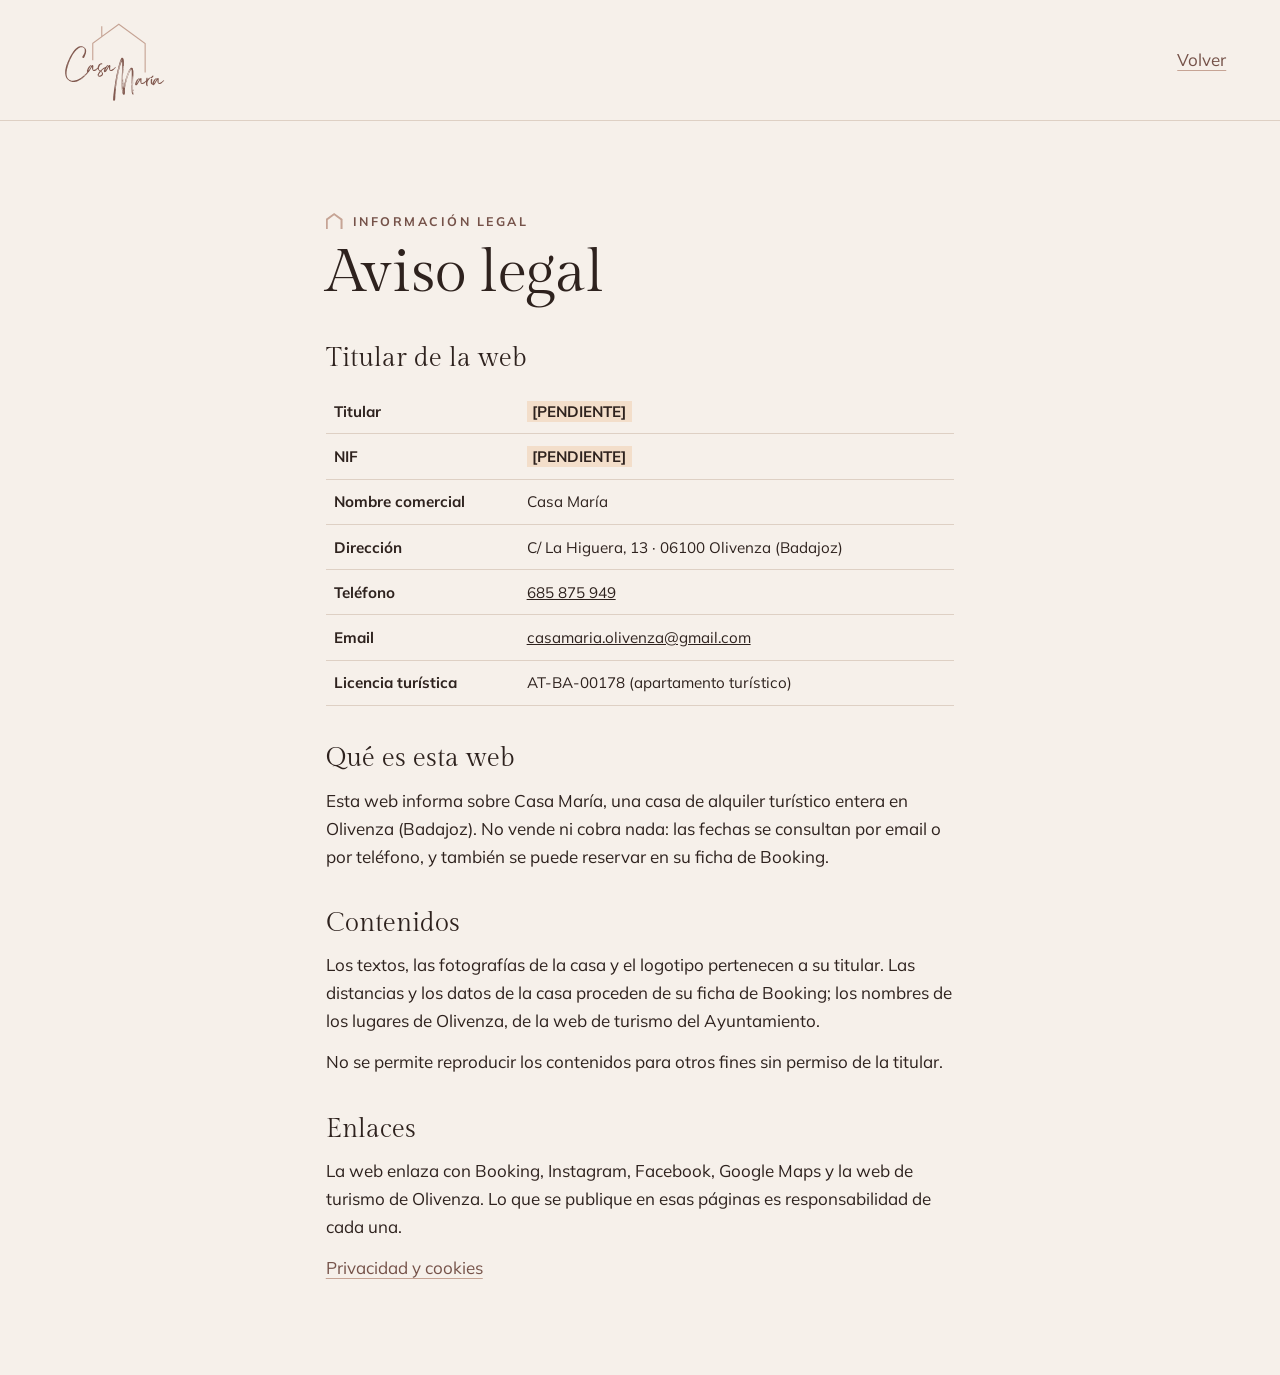
<file: aviso-legal.html>
<!DOCTYPE html>
<html lang="es">
<head>
<meta charset="utf-8">
<meta name="robots" content="noindex, nofollow">
<meta name="viewport" content="width=device-width, initial-scale=1">
<title>Aviso legal · Casa María</title>
<link rel="icon" href="assets/favicon.svg" type="image/svg+xml">
<link rel="preconnect" href="https://fonts.googleapis.com">
<link rel="preconnect" href="https://fonts.gstatic.com" crossorigin>
<link rel="stylesheet" href="https://fonts.googleapis.com/css2?family=Gilda+Display&family=Mulish:ital,wght@0,300..800;1,300..600&display=swap">
<link rel="stylesheet" href="css/estilos.css?v=ee51a402">
</head>
<body class="legal">

<!-- simbolos:inicio · generado por scripts/logo.py, no editar a mano -->
<svg class="simbolos" width="0" height="0" aria-hidden="true" focusable="false"><defs><symbol id="cm-caligrafia" viewBox="0 0 460 325"><path style="fill:var(--tinta-logo,#825A50)" d="M228.6 317C228.5 317 228.1 316.5 227.8 315.9C227.4 315.4 227 314.7 226.7 314.4C226.3 313.7 226.2 312.9 226.5 312.1C226.6 311.8 226.7 309.3 226.8 306.5C226.9 303.7 227.1 301 227.2 300.4C227.4 298.6 227.7 296.3 227.8 293.9C227.9 292.6 228.1 291.1 228.2 290.6C228.6 289 228.8 287.5 228.8 286.1C228.8 284.8 229 283.6 229.4 281.4C229.6 280.7 229.8 279.3 229.8 278.4C230 276.7 230.4 273.4 230.6 273.2C230.6 273.1 230.7 272.1 230.8 270.8C230.9 269.4 231.1 268.2 231.3 267.6C231.6 266.9 231.7 265.8 231.8 264.3C232 263 232.1 261.7 232.3 261.2C232.5 260.7 232.8 259.1 232.9 257.6C233 256.1 233.3 254.5 233.4 254C233.6 253.5 233.8 252.1 233.9 250.8C234.1 249.6 234.3 248.2 234.4 247.7C234.5 247.2 234.7 245.9 234.8 244.8C235 243.7 235.2 242.4 235.4 241.9C235.6 241.4 235.7 240.3 235.8 238.9C235.9 237.5 236.1 236.4 236.3 235.8C236.5 235.2 236.7 234.1 236.8 233.3C236.9 232.6 237.2 231.1 237.4 230.1C237.6 229.1 237.9 227.4 238.1 226.4C238.2 225.4 238.5 224.4 238.6 224.2C238.7 223.9 238.8 223.1 238.9 222.2C239 221.3 239.2 220.3 239.3 219.8C239.5 219.3 239.7 218.3 239.8 217.4C239.9 216.6 240.1 215.5 240.3 215C240.5 214.5 240.7 213.5 240.8 212.8C240.9 212.1 241.2 211.2 241.3 210.8C241.5 210.4 241.7 209.4 241.8 208.5C241.9 207.7 242.2 206.4 242.4 205.7C242.6 205 242.8 204.3 242.8 204C242.8 203.8 243 203 243.2 202.3C243.4 201.6 243.6 200.4 243.8 199.7C243.9 198.9 244.2 197.9 244.3 197.4C244.5 197 244.8 196 244.9 195.3C245 194.6 245.3 193.4 245.6 192.5C245.8 191.6 246 190.7 246 190.5C246 190.2 246.2 189.6 246.4 189C246.6 188.4 246.9 187.2 247 186.4C247.1 185.6 247.3 184.7 247.5 184.3C247.7 184 247.8 183.3 247.9 182.8C247.9 182.3 248.1 181.6 248.3 181.2C248.5 180.8 248.8 180 248.9 179.4C249 178.7 249.2 177.9 249.4 177.5C249.7 177 249.8 176.5 249.8 176C249.8 175.6 250 175 250.3 174.5C250.5 174 250.7 173.2 250.8 172.4C250.9 171.5 251.1 171 251.4 170.6C251.7 170.1 251.8 169.7 251.8 169.1C251.8 168.5 252 168.1 252.2 167.7C252.3 167.4 252.6 166.6 252.8 166C252.9 165.3 253.2 164.5 253.4 164.2C253.6 163.8 253.8 163.3 253.9 162.9C254 162.5 254.2 161.9 254.4 161.6C254.7 161.2 254.8 160.7 254.8 160.3C254.8 159.9 255 159.5 255.3 159.1C255.7 158.7 255.8 158.3 255.8 157.9C255.8 157.6 256 157.2 256.2 156.9C256.4 156.6 256.7 156.2 256.8 155.9C256.9 155.6 257.2 155.2 257.4 155C257.7 154.8 257.8 154.5 257.8 154.5C257.8 154.2 259.2 152.6 259.6 152.3C260.5 151.7 261.4 152 261.7 152.9C261.9 153.3 262.2 153.2 262.8 152.8C263.1 152.5 263.4 152.3 263.5 152.3C263.9 152.3 264.9 153.5 265.2 154.2C265.3 154.6 265.5 155.1 265.7 155.4C265.8 155.7 266.1 156.3 266.2 156.7C266.3 157.1 266.5 157.7 266.8 158C267 158.3 267.2 159 267.3 159.5C267.3 160 267.5 161.4 267.7 162.5C267.9 163.7 268 165.4 268 166.3C268 167.3 268 168.5 268 169.1C268.1 170.7 268 177.6 267.9 179.2C267.9 180 267.9 180.9 268 181.1C268.1 181.4 268.1 181.8 267.8 182.7C267.4 184.1 267 187.8 267 190.7C267 191.7 266.9 192.8 266.8 193.1C266.6 193.6 266.6 193.8 266.9 194.5C267.3 195.6 267.2 196.7 266.6 197.8L266.1 198.7L266.1 203.2C266 205.8 266 207.9 265.9 208C265.8 208.1 265.8 209.1 265.8 210.1C265.8 211.9 265.8 212.5 265.5 212.5C265.2 212.5 265 211.2 265 210.2C265.1 209.7 265 207.1 265 204.4C264.8 198.4 264.9 196.2 265.7 194.8L266.2 193.8L265.7 193.2C265.4 192.9 265.2 192.6 265.2 192.5C265.2 192.4 265.3 191.3 265.4 189.9C265.8 186.3 265.6 182.8 265 182.8C264.9 182.8 264.7 183 264.5 183.1C264.2 183.4 264.2 183.7 264 187.2C263.9 189.2 263.8 191.8 263.7 192.8C263.7 193.9 263.6 196.1 263.5 197.8C263.4 199.4 263.3 203.7 263.2 207.3C263.1 211 262.9 214.9 262.8 216.1C262.5 220.9 262.3 223.5 262.2 229.8C262 236.2 262 236.3 262.4 237.9C262.7 239.3 262.7 239.6 262.5 241.1C262.4 242 262.2 243 262.1 243.3C261.8 243.9 261.4 248.4 261.6 249.5C261.7 250 261.7 250 261.9 249.7C262.4 249 263.2 250.4 262.8 251.3C262.5 251.9 262.3 251.9 261.8 251.5L261.5 251.1L261.5 255.5C261.5 258.9 261.6 260.2 261.8 261C261.9 261.6 262.1 262.6 262.2 263.3C262.3 264 262.4 264.7 262.6 265C262.8 265.3 262.8 265.7 262.7 266.1C262.7 266.4 262.7 266.8 262.8 267C263.1 267.5 263.3 270.6 263.1 271.2C263 271.4 262.8 271.7 262.6 272C262.2 272.4 262.2 273.9 262.7 276.2C263 278 263.1 278.7 263.3 280.5C263.3 281.3 263.6 282.4 263.8 283.2C264.1 284 264.4 284.9 264.4 285.4C264.5 285.9 264.6 286.2 264.8 286.2C265.1 286.2 265.2 285.5 265.1 284.1C265.1 283.5 265 282 264.9 280.9C264.6 273.6 264.5 271.7 264.4 271.1C264.1 268 264 266 263.9 261.4C263.9 257.4 263.9 255.9 263.7 255.4C263.5 254.8 263.5 254.5 263.6 253.7C263.7 253.1 263.9 249.1 263.9 244C264 234.7 264.2 232.1 264.7 232.6C264.8 232.7 264.9 235.3 265 240.2L265.2 247.6L265.6 248.3C266 248.9 266 249 266 251.7C266 253.2 266 255.5 266.1 256.9C266.1 258.3 266.2 261.1 266.2 263.2C266.2 267.1 266.3 268 266.5 268C266.7 268 267 266.8 267 266.1C267 265.8 267.1 265.2 267.3 264.8C267.5 264.4 267.7 263.3 267.8 262.3C268 261.4 268.2 260.2 268.4 259.8C268.5 259.4 268.7 258.4 268.8 257.6C268.9 256.8 269 256.1 269.1 256C269.2 255.8 269.8 253.5 269.9 252.5C270 252.1 270.2 251.2 270.3 250.6C270.5 249.9 270.7 248.8 270.8 248.1C270.9 247.5 271.2 246.6 271.3 246.2C271.5 245.8 271.7 245 271.8 244.4C271.9 243.7 272.2 242.8 272.4 242.2C272.6 241.7 272.8 241 272.8 240.9C272.8 240.7 273 239.9 273.3 239.1C273.5 238.2 273.8 237 274 236.3C274.8 233.1 275 232.2 275.3 231.8C275.4 231.6 275.7 230.8 275.8 230.1C275.9 229.4 276.2 228.6 276.3 228.3C276.5 228.1 276.7 227.3 276.8 226.7C276.9 226.1 277.2 225.4 277.4 225.1C277.6 224.8 277.8 224.2 277.9 223.7C277.9 223.2 278.1 222.6 278.3 222.3C278.5 222.1 278.7 221.5 278.8 220.9C278.9 220.4 279.2 219.8 279.4 219.5C279.7 219.2 279.8 218.7 279.9 218.1C280 217.4 280.1 217 280.4 216.6C280.7 216.3 280.8 215.9 280.8 215.6C280.8 215.2 281.1 214.4 282.3 211.9C282.5 211.5 282.7 210.9 282.8 210.4C282.9 210 283.2 209.4 283.4 209.2C283.6 208.9 283.8 208.5 283.9 208.1C283.9 207.7 284.1 207.3 284.3 207.2C284.4 207 284.6 206.5 284.8 206C284.9 205.5 285.2 204.9 285.4 204.5C285.6 204.2 285.9 203.7 285.9 203.4C286 203.1 286.2 202.7 286.4 202.3C286.6 202 286.9 201.5 286.9 201.2C287.1 200.7 287.7 199.5 288.4 198.8C288.6 198.5 288.8 198.2 288.8 198.1C288.8 198 289.1 197.7 289.3 197.4C289.6 197.1 289.8 196.7 289.8 196.6C289.8 196.5 290 196.2 290.3 196C290.5 195.8 291.1 195.1 291.5 194.4C292 193.8 292.9 192.7 293.6 192.1C295 190.6 295.7 190.3 297.2 190.7C297.7 190.8 298.5 190.9 299 191C301.7 191.4 302.7 192.8 302.9 197.1C303 198.9 303.2 199.6 303.6 200C304.6 200.7 304.8 206.1 304.4 219.1C304.4 221.3 304.1 223.5 303.9 224.2C303.8 224.5 303.7 225.3 303.7 226C303.7 226.7 303.6 228.1 303.5 229.1C303.2 232.2 303.2 247.1 303.4 248C303.6 248.6 303.6 248.9 303.4 249.8C303.1 250.8 302.9 256.3 303 258.8C303 259.2 303 259.8 303 260.2C303 260.5 303 263.2 303 266.2C302.9 271.7 302.9 271.9 303.6 274C303.7 274.4 303.9 275.4 303.9 276.3C304 277.7 304.1 278 304.4 278.4C304.8 278.8 304.8 279 304.8 279.6C304.7 280.5 304.4 280.8 304 280.1C303.7 279.5 303.5 279.6 303 280.2C302.7 280.6 302.6 280.7 302.9 281.3C303 281.6 303.2 282.4 303.2 283.1C303.3 283.7 303.5 284.8 303.6 285.6C303.7 286.3 303.8 287.5 303.8 288.3L303.8 289.6L304.6 290.5C305.4 291.4 305.8 292.2 305.6 292.4C305.5 292.6 303 293.2 302.5 293.2C302.2 293.2 301.9 293 301.7 292.9C301.6 292.7 301.1 292.4 300.8 292.1C300.4 291.8 300.1 291.4 300 291C299.9 290.7 299.6 290.2 299.5 290C299.1 289.5 298.5 287.4 298.5 286.8C298.5 286.6 298.4 286 298.2 285.6C297.8 284.4 297.4 276.6 297.3 265.7C297.2 261.1 297.1 256.9 297.1 256.4C297 256 297.1 255.1 297.2 254.5C297.3 253.7 297.3 253.2 297.1 252.2C297 251.2 297 250.8 297.2 250C297.3 249.3 297.4 247.9 297.4 246.6C297.4 245.3 297.5 242.9 297.6 241.3C298 236.2 298.2 210.2 297.9 203.7C297.8 200.3 297.5 199.1 296.9 198.9C296.7 198.8 296.6 198.6 296.7 197.6C296.9 196.3 296.6 196.1 296 197.1C295.2 198.6 294.9 199 294.2 199.6C293.8 200 293.3 200.5 293.2 200.8C293.1 201.1 292.8 201.6 292.6 201.8C292.5 202 292.3 202.4 292.3 202.7C292.3 203 292.2 203.5 292 203.8C291.2 205.3 291 205.7 290.1 206.7C289.5 207.5 289.2 208.1 289.1 208.5C289.1 208.8 288.8 209.3 288.6 209.5C288.3 209.7 288.1 210.1 288.1 210.6C288 211 287.8 211.6 287.6 211.8C287.3 212.1 287.1 212.6 287.1 213.2C287 213.7 286.8 214.2 286.6 214.4C286.4 214.6 286.2 215.1 286.1 215.6C286.1 216 285.8 216.8 285.6 217.2C285.4 217.7 285.1 218.4 285.1 218.7C285 219 284.8 219.5 284.6 219.8C284.3 220.1 284.2 220.6 284.1 221.2C284 221.8 283.8 222.3 283.6 222.6C283.4 222.9 283.2 223.4 283.1 224C283.1 224.7 282.9 225.2 282.7 225.4C282.5 225.6 282.3 226.2 282.1 227C282 227.7 281.7 228.5 281.6 228.8C281.5 229.2 281.3 229.8 281.2 230.4C281 231 280.8 231.5 280.5 231.8C280.1 232.3 280 232.4 280 233.4C280.1 234.4 280 234.7 279.6 235.2C279.3 235.6 279.2 236.2 279.1 236.9C279 237.6 278.9 238.1 278.6 238.4C278.3 238.8 278.2 239.2 278.1 240.2C278.1 241.2 277.9 241.7 277.6 242.1C277.3 242.5 277.2 242.9 277.2 244C277.1 245.2 277 245.6 276.7 246C276.4 246.4 276.3 246.9 276.1 248.1C276.1 249.1 275.9 250 275.7 250.5C275.5 250.9 275.2 251.8 275.1 252.6C275.1 253.3 274.8 254.2 274.7 254.5C274.5 254.9 274.3 255.8 274.2 256.9C274.1 258.1 273.9 259 273.7 259.5C273.4 260 273.3 260.8 273.2 262.3C273.1 263.5 272.9 264.9 272.7 265.5C272.4 266.4 272.3 267.4 272.3 269.9C272.2 271.8 272 274.2 271.9 275.4C271.7 277 271.7 277.9 271.8 279.3C271.9 280.4 272 283 272 285.1C272 289.5 271.7 291.5 270.9 293.3C270.5 294.1 270.5 294.2 269.9 294.2C269.4 294.2 269.1 294 268.8 293.7L268.3 293.2L267.9 293.7C267.6 294.2 267.5 294.2 267.1 294C266.8 293.9 266.3 293.9 265.9 293.9C265.1 294 264.8 293.8 264.8 293C264.8 292.8 264.6 292.5 264.4 292.3C264 292.1 263.9 291.8 263.8 291.2C263.7 290.6 263.6 290.3 263.2 290.1C262.9 289.9 262.8 289.7 262.8 289C262.8 288.6 262.7 288.1 262.6 287.8C262.5 287.6 262.3 287.2 262.3 287C262.3 286.7 262.2 286.3 262.1 285.9C261.9 285.6 261.8 285.1 261.8 284.8C261.8 284.5 261.6 283.2 261.3 281.9C261.1 280.5 260.8 279 260.7 278.4C260.7 277.9 260.5 276.8 260.3 276C260.1 275 260 273.3 259.8 269.8C259.7 267.2 259.6 264.2 259.5 263.1C259.3 260.6 259.3 251.4 259.5 241.7C259.6 237.7 259.7 230.6 259.8 225.8C259.9 221.1 260.1 216.1 260.2 214.8C260.3 213.4 260.4 211.2 260.5 210C260.6 208.7 260.8 202.7 260.9 196.6C261 190.6 261.2 184.6 261.3 183.3C261.4 182.1 261.4 178.9 261.4 176.3C261.4 173.7 261.3 171.2 261.3 170.6C261.3 170.1 261.2 169.3 261.1 168.9C261 168.3 260.9 167.7 261 167C261 166.1 261 165.9 260.8 165.7C260.4 165.3 260.2 165.6 260.2 166.5C260.2 167.2 260.1 167.4 259.7 167.6C259 168.1 258.8 168.3 259 168.9C259.2 169.6 259.2 170.4 259 170.6C258.7 170.9 258.1 170.9 257.8 170.6C257.7 170.5 257.6 170.5 257.7 170.8C257.9 171.5 258 172.8 257.9 173.2C257.9 173.5 257.7 173.7 257.3 173.7C256.8 173.9 256.8 173.9 256.8 174.8C256.8 175.6 256.8 175.8 256.5 176.1C256.1 176.4 255.6 177.7 255.2 179.3C254.8 180.6 254.1 182.7 253.7 183.9C253.5 184.4 253.2 185.3 253.1 185.8C253 186.4 252.8 187.2 252.6 187.5C252.5 187.9 252.3 188.6 252.2 189.1C252.2 189.6 251.9 190.5 251.7 191C251.5 191.6 251.3 192.6 251.2 193.2C251.1 193.9 250.9 194.8 250.7 195.2C250.5 195.6 250.3 196.4 250.2 196.9C250.2 197.5 249.9 198.4 249.7 198.9C249.5 199.5 249.3 200.4 249.2 201.1C249.2 201.7 248.9 202.7 248.7 203.2C248.5 203.8 248.2 204.9 248.1 205.9C248 206.8 247.8 207.8 247.6 208C247.5 208.3 247.3 209 247.3 209.8C247.2 210.8 247.1 211.5 246.8 212.1C246.6 212.6 246.4 213.7 246.2 214.9C246.1 216 245.8 217.2 245.7 217.7C245.5 218.2 245.3 219.1 245.2 219.8C245.2 220.5 245 221.3 244.9 221.7C244.6 222.4 244.4 223.4 244.2 225.5C244.1 226.4 243.9 227.3 243.8 227.6C243.6 227.9 243.4 229 243.2 230C243.1 231.1 242.8 232.5 242.7 233.2C242.5 233.9 242.2 235.6 242.1 236.9C242 238.3 241.9 239.4 241.7 239.7C241.6 240 241.4 241 241.3 242C241.2 243.1 241 244.4 240.9 244.9C240.5 246.3 240.4 247.3 240.2 249.3C240.1 250.2 239.9 251.6 239.7 252.3C239.5 253.1 239.2 254.6 239.1 255.7C239.1 256.8 238.9 258.2 238.7 258.7C238.6 259.3 238.4 260.8 238.2 262C238.1 263.2 237.9 264.9 237.8 265.7C237.7 266.5 237.6 268.4 237.5 270C237.1 276.7 236.6 281.3 236.4 281.7C236.4 281.8 236.2 283.5 236.1 285.6C236.1 287.7 235.8 290.4 235.7 291.6C235.4 293.2 235.3 295.3 235.2 300.2C235 306.2 234.9 307.4 234.5 311C234.4 311.8 234.3 312.9 234.2 313.5C234.1 314.3 234 314.8 233.7 315C233.5 315.3 233.3 315.5 233.3 315.6C233.3 315.6 233.1 316 232.7 316.4C232.1 317.2 231.5 317.4 230.8 316.9C230.5 316.6 230.4 316.6 230 316.9C229.5 317.2 228.9 317.2 228.6 317ZM301.7 287.2C301.7 287.1 301.6 286.8 301.4 286.6C301.1 285.9 300.8 283.2 300.9 282.2C300.9 281.8 301.1 281.2 301.3 281C301.7 280.5 301.7 280.4 301.5 279.9C300.8 278.6 300.8 274.7 301.6 272.8C301.9 272.1 301.9 272 301.6 270.6C301.3 268.8 301.3 267.3 301.6 265.6C301.9 264.5 301.9 264.2 301.7 262.9C301.3 260.6 301.3 259.1 301.5 258.3C301.7 257.7 301.8 255.1 301.8 243.8C301.8 230.4 301.8 229.8 301.5 227.5C301.3 226.2 301.2 224.8 301.2 224.4C301.3 224 301.2 223.6 301.1 223.3C300.9 222.9 300.8 222.6 301 222C301.2 220.9 301 220.3 300.5 220.9C300.4 221.1 300.3 222.2 300.2 224.1C300.2 225.7 300.1 228.2 300 229.6C299.9 231 299.8 233.3 299.7 234.8C299.6 236.2 299.5 237.9 299.5 238.4C299.5 239 299.4 241.6 299.3 244.3C299.1 249.2 299.1 249.3 298.7 250.4C298.2 251.4 298.2 251.6 298.2 254C298.2 256.3 298.2 256.7 298.6 257.6C299 258.6 299 258.6 299.1 266.7C299.2 271.1 299.2 275.6 299.3 276.8C299.3 281.5 300.1 286 300.8 286.5C301 286.7 301.2 286.9 301.2 287C301.3 287.3 301.7 287.5 301.7 287.2ZM234.8 271C234.9 270.1 235.2 269 235.3 268.5C235.5 268 235.8 266.8 235.9 265.8C236 264.9 236.2 263.6 236.4 262.9C236.5 262.3 236.8 260.7 236.8 259.4C236.9 258.1 237.1 256.7 237.3 256.2C237.4 255.8 237.6 254.6 237.7 253.7C237.8 252.7 237.9 251.4 238.1 250.8C238.4 249.1 238.6 247.6 238.7 246.2C238.8 245.6 239 244.3 239.3 243.4C239.5 242.5 239.7 241.5 239.7 241.1C239.7 240.2 240 238.4 240.3 237.5C240.4 237.1 240.7 235.7 240.8 234.4C241 233.1 241.3 231.4 241.5 230.6C241.7 229.8 241.8 228.7 241.8 228.3C241.8 227.8 242 227.2 242.2 226.7C242.5 226.1 242.7 225.5 242.8 224C242.8 222.8 243 221.8 243.2 221.3C243.4 220.8 243.6 219.8 243.7 219.1C243.8 218.4 244 217.3 244.2 216.8C244.4 216.2 244.6 214.9 244.8 213.8C244.9 212.6 245.1 211.4 245.3 211C245.5 210.6 245.7 209.7 245.7 209C245.8 208.4 246 207.3 246.2 206.6C246.5 205.9 246.7 204.9 246.8 204.3C246.8 203.7 247 202.9 247.2 202.5C247.4 202.1 247.6 201 247.7 200.1C247.9 199.1 248.1 198.2 248.2 197.9C248.4 197.7 248.6 196.8 248.8 195.9C248.9 195.1 249.1 194.1 249.3 193.7C249.5 193.4 249.7 192.6 249.7 191.9C249.7 191.3 249.9 190.4 250.1 190C250.6 189 250.6 188.8 250.8 187.3C250.9 186.6 251.1 185.8 251.3 185.5C251.4 185.2 251.6 184.4 251.7 183.8C251.8 183.1 252 182.3 252.3 181.9C252.5 181.5 252.7 180.8 252.8 180.2C252.8 179.6 253 178.8 253.2 178.5C253.4 178.1 253.6 177.4 253.7 177C253.8 176.5 254.1 175.4 254.4 174.6C254.6 173.8 254.8 173 254.8 172.8C254.8 172.6 255 172.2 255.1 171.9C255.2 171.6 255.5 170.9 255.6 170.3C255.7 169.6 256 168.8 256.3 168.5C256.6 168 256.7 167.6 256.7 167C256.7 166.3 256.8 165.9 257.2 165.3C257.5 164.8 257.7 164.2 257.8 163.6C257.9 162.9 258 162.4 258.3 162.1C258.7 161.6 258.8 161.3 258.9 160.1C258.9 159.6 259 159.1 259.1 158.9C259.2 158.7 259.2 158.6 259 158.7C258.7 158.8 258.4 159.4 258.3 160C258.2 160.3 257.9 160.7 257.7 161C257.3 161.3 257.2 161.7 257.2 162C257.2 162.3 257 162.7 256.8 163C256.5 163.3 256.3 163.7 256.3 164C256.3 164.4 256.2 164.7 255.9 165C255.6 165.4 255.4 165.8 255.3 166.4C255.3 166.9 255 167.8 254.7 168.4C254.4 168.9 254.2 169.6 254.2 169.9C254.2 170.2 254 170.8 253.7 171.3C253.5 171.7 253.3 172.5 253.2 172.9C253.2 173.4 252.9 174.3 252.7 174.9C252.4 175.6 252.2 176.5 252.1 176.9C252 177.4 251.8 178 251.7 178.3C251.5 178.6 251.3 179.4 251.2 180C251.1 180.7 250.8 181.7 250.6 182.2C250.4 182.7 250.2 183.3 250.2 183.7C250.2 184 250 184.7 249.7 185.2C249.5 185.7 249.3 186.6 249.2 187.2C249.1 187.8 248.9 188.6 248.7 188.9C248.5 189.3 248.2 190.1 248.1 190.7C248 191.3 247.9 192 247.7 192.2C247.6 192.4 247.4 193.4 247.3 194.3C247.1 195.2 246.9 196.4 246.7 196.8C246.5 197.3 246.2 198.4 246.1 199.3C246 200.2 245.7 201.3 245.6 201.7C245.4 202.1 245.2 203.1 245.1 203.9C245.1 204.7 244.8 205.8 244.6 206.2C244.5 206.7 244.3 207.7 244.2 208.4C244.2 209.3 244 210.1 243.7 210.7C243.4 211.4 243.2 212.4 243.1 213.9C243 215.1 242.7 216.5 242.6 216.9C242.4 217.4 242.2 218.5 242.1 219.3C241.9 220.2 241.7 221 241.7 221.2C241.6 221.4 241.4 222.5 241.3 223.7C241.1 225 240.9 226.2 240.8 226.6C240.6 226.9 240.4 228.1 240.2 229.2C240.1 230.3 239.9 231.6 239.8 232.1C239.6 232.5 239.4 233.7 239.3 234.6C239.1 236.9 238.6 239.7 238.4 240.1C238.3 240.3 238.2 241.2 238.1 242.1C238 243 237.8 244.4 237.7 245.2C237.5 246 237.3 247.4 237.2 248.4C237.1 249.3 236.8 250.8 236.7 251.8C236.3 253.7 236 256.2 236 257.6C236 258.1 235.9 258.8 235.7 259.2C235.4 260 235.1 262.3 234.8 265.2C234.7 266.3 234.6 267.4 234.5 267.7C234.3 268.6 234 271.8 234.1 272.3C234.3 273.1 234.6 272.5 234.8 271ZM270.7 268C270.7 267.2 270.9 266 271.3 264.4C271.5 263.8 271.7 262.5 271.8 261.5C271.9 260.4 272.1 259.4 272.3 258.9C272.5 258.5 272.7 257.5 272.8 256.5C272.9 255.2 273.1 254.7 273.3 254.3C273.6 253.9 273.8 253.4 273.8 252.3C273.9 251.4 274.1 250.6 274.3 250.1C274.5 249.6 274.7 248.7 274.8 247.8C274.9 246.6 275 246.2 275.3 245.9C275.6 245.6 275.7 245.2 275.8 244.1C275.9 243.1 276.1 242.5 276.4 241.9C276.7 241.3 276.8 240.9 276.8 240.1C276.8 239.3 276.9 238.9 277.2 238.3C277.5 237.9 277.7 237.1 277.8 236.6C277.9 236 278.2 235.4 278.4 235.1C278.6 234.7 278.8 234.2 278.8 233.3C278.9 232.3 279 232.1 279.3 231.8C279.7 231.5 279.8 231.3 279.9 230.2C279.9 229.3 280.1 228.8 280.3 228.5C280.5 228.2 280.8 227.5 280.9 226.9C281 226.2 281.3 225.5 281.5 225.3C281.7 224.9 281.8 224.6 281.8 224C281.8 223.5 282 223 282.3 222.5C282.5 222.1 282.8 221.4 282.9 220.9C283 220.5 283.2 219.8 283.4 219.4C283.6 219 283.8 218.4 283.9 218.1C284 217.7 284.2 217.2 284.4 217C284.6 216.8 284.8 216.3 284.9 215.7C285 214.8 285.2 214.5 285.7 214.3C285.8 214.3 285.9 213.8 286 213.2C286 212.4 286.1 212 286.4 211.7C286.6 211.5 286.8 211 286.9 210.6C286.9 210.2 287.2 209.6 287.4 209.3C287.6 209.1 287.8 208.6 287.9 208.2C287.9 207.8 288.1 207.4 288.3 207.1C288.5 206.9 288.7 206.4 288.8 206.1C288.9 205.7 289.1 205.2 289.3 205C289.8 204.3 290.6 202.8 290.7 202.2C290.8 201.9 291 201.5 291.2 201.2C291.5 201 291.9 200.1 292.2 199.3C292.6 198.6 293.2 197.5 293.7 196.9C295 195.3 295.1 194.8 294.2 194.8C293.5 194.8 291.7 196.8 290.4 198.7C290.2 199 289.7 199.7 289.2 200.2C288.7 200.8 288.3 201.5 288.1 202C287.9 202.4 287.7 202.9 287.6 203C287.5 203.1 287.3 203.5 287.2 203.8C287 204.1 286.8 204.6 286.7 204.8C286.5 205.1 286.3 205.6 286.2 206C286.1 206.5 285.8 207 285.6 207.2C285.3 207.4 285.2 207.7 285.2 208.2C285.2 208.6 285 209 284.7 209.3C284.4 209.7 284.2 210.2 284.1 210.7C284.1 211.2 283.8 211.8 283.6 212.1C283.4 212.5 283.2 213 283.1 213.4C283 213.8 282.8 214.3 282.6 214.6C282.4 215 282.1 215.6 282.1 216C282 216.3 281.8 216.8 281.6 217.1C281.5 217.3 281.2 217.9 281.2 218.4C281.1 219.1 280.9 219.5 280.6 219.8C280.3 220.1 280.2 220.3 280.2 220.8C280.2 221.6 279.8 222.5 279.4 222.8C279.3 223 279.2 223.3 279.2 223.9C279.2 224.6 279.1 224.9 278.7 225.4C278.3 225.8 278.2 226.2 278.1 227C278 227.6 277.9 228.3 277.7 228.6C277.4 229 277.3 229.6 277.2 230.5C277.1 231.2 276.9 232 276.8 232.3C276.7 232.7 276.4 233.8 276.3 234.9C276.1 236 275.9 237.1 275.7 237.4C275.6 237.6 275.3 238.6 275.2 239.5C275 240.4 274.7 241.4 274.6 241.8C274.5 242.1 274.3 243 274.2 243.6C274.1 244.3 273.9 245.1 273.7 245.5C273.5 245.9 273.3 246.8 273.2 247.6C273.1 248.3 272.8 249.3 272.7 249.8C272.5 250.3 272.3 251.1 272.2 251.7C272.2 252.3 272 253.3 271.7 253.9C271.5 254.6 271.3 255.6 271.3 256.3C271.2 257 271 258.2 270.8 258.9C270.3 261 270.2 262.1 269.9 264.8C269.6 268.1 269.6 268 270 268.7C270.4 269.2 270.4 269.2 270.5 268.9C270.6 268.7 270.6 268.3 270.7 268ZM357.2 261.2C356.4 261.1 356.2 261 355.1 259.8C353.9 258.7 353.8 258.6 353.8 257.9C353.8 257.5 353.7 257.1 353.6 257C353.1 256.6 353 256.3 352.8 254.1C352.7 252.7 352.7 251.2 352.8 249.2C353 246.6 353 246.2 352.7 246.1C352.4 245.8 352.4 245.4 352.7 245C352.9 244.7 352.9 244.5 352.8 244.3C352.7 244.2 352.5 244.3 351.9 245C351.4 245.4 350.4 246.5 349.5 247.4C348.6 248.3 347.5 249.4 346.9 250C346.4 250.6 345.8 251 345.7 251C345.6 251 345.3 251.2 345.1 251.4C344.8 251.6 344 251.9 343.3 252.1C342.6 252.2 341.9 252.5 341.6 252.7C340.6 253.4 336.8 253.5 336 252.8C335.8 252.6 335.4 252.3 335.1 252.2C334.3 251.8 332.3 249.6 332.3 249.1C332.3 248.9 332.2 248.6 332.1 248.3C332 248.1 331.8 247.7 331.8 247.5C331.8 247.3 331.6 246.9 331.4 246.7L330.9 246.2L330.8 242C330.7 239.8 330.7 237.7 330.7 237.5C330.8 237 330.4 236.9 330.2 237.4C330.2 237.6 330 237.9 329.7 238.2C329.5 238.4 329.3 238.8 329.3 239.2C329.3 239.6 329.1 239.8 328.8 239.9C328.6 240.1 328.3 240.5 328.1 240.9C326.6 243.6 326.2 244.4 325.7 245C325.1 245.7 324.5 246.5 324.2 247.3C324 247.6 323.8 248 323.6 248.1C323.5 248.3 322.9 249.3 322.3 250.4C321.8 251.6 321.1 252.7 320.9 253C320.7 253.2 320.4 253.7 320.1 254.1C319.5 255 317.8 256.8 316.9 257.4C315.9 258 314.6 258.1 313.1 257.5C311.9 257.1 311.7 256.8 311.3 255.9C310.6 254.1 310.6 251.9 311.4 250.8C311.6 250.5 311.8 249.9 311.8 249.4C311.8 248.9 312 248.4 312.2 248.2C312.4 248 312.6 247.5 312.7 247C312.8 246.5 313 246 313.2 245.7C313.4 245.4 313.7 244.9 313.7 244.4C313.8 244 314 243.5 314.3 243.2C314.5 242.9 314.8 242.4 314.9 242C315 241.7 315.1 241.3 315.3 241.1C315.7 240.7 316.7 239 316.7 238.8C316.7 238.6 316.8 238.4 317 238.2C317.2 238.1 317.6 237.5 317.9 237C318.2 236.5 318.5 236.1 318.6 236.1C318.7 236.1 318.9 236 319.2 235.9C319.4 235.9 320 235.3 320.7 234.5C321.4 233.7 322.1 233 322.4 232.8C322.6 232.6 322.9 232.4 322.9 232.3C323.3 231.4 327.5 231.3 328.1 232.1C328.7 233 329.5 233 329.8 232.1C330 231.9 330.4 231.4 330.8 231.1C331.8 230.3 333.1 230.3 334.6 231C335.5 231.5 335.6 231.7 335.7 232.2C335.9 233.1 335.8 235.4 335.4 237C335.2 237.9 335.2 239.4 335.2 243.2L335.2 248.1L335.8 248.9C336.4 249.7 336.6 249.8 337.3 249.4C338.1 249 338.9 248.8 339.7 248.7C340.1 248.7 340.5 248.5 340.7 248.4C340.8 248.3 341.3 248.1 341.7 247.9C342.1 247.8 342.6 247.5 342.7 247.3C342.9 247.2 343.4 247 343.8 246.9C344.1 246.8 344.7 246.6 345 246.4C345.3 246.1 345.7 245.7 346 245.5C346.3 245.2 347.1 244.8 347.6 244.4C348.2 244.1 348.8 243.6 348.9 243.4C349 243.2 349.2 242.9 349.5 242.8C349.7 242.7 350.1 242.4 350.4 242.1C350.7 241.9 351.3 241.3 351.7 241C352.7 240.1 352.9 239.7 353.1 238.2C353.1 237.5 353.3 236.3 353.5 235.5C353.7 234.7 353.8 233.5 353.8 233C353.8 231.8 354.3 229.8 354.8 229.3C355.2 228.8 356.2 228.6 357.3 228.8C359 229.1 359.4 230 358.7 231.5C358.4 232.3 358.3 232.5 358.5 233C358.6 233.4 358.6 233.7 358.4 234.4C358.2 235.1 358.2 235.4 358.3 235.5C358.4 235.6 358.5 235.7 358.5 235.7C359.2 234.7 360.1 233.7 360.3 233.6C360.4 233.6 360.6 233.3 360.8 233C360.9 232.7 361.2 232.3 361.4 232.1C361.7 231.9 361.8 231.7 361.8 231.6C361.8 231.2 362.4 230.8 363 230.8C363.3 230.8 363.5 230.7 363.7 230.5C364 230 365.5 229 366.3 228.8C366.8 228.7 367.2 228.6 367.4 228.3C367.7 227.9 367.8 227.8 369.7 227.8L371.6 227.8L372.7 226.6C373.3 226 374.3 224.9 375 224.2C375.6 223.5 376.2 222.9 376.2 222.7C376.2 222.6 376.5 222.3 377 222.1C377.4 221.9 377.9 221.5 378.1 221.3C378.3 220.9 378.5 220.8 379.1 220.8C380.4 220.8 381.7 221.8 381.7 222.8C381.7 223.4 381.1 224.1 380.5 224.3C380.3 224.3 380.1 224.6 379.9 225C379.8 225.3 379.4 225.8 379.1 226.1C378.8 226.3 378.4 226.8 378.3 227.1C378.1 227.3 377.6 227.9 377.2 228.3C376.7 228.7 376.1 229.3 375.7 229.6C374.8 230.5 373.4 230.5 371.9 229.7C371.4 229.5 371.3 229.5 370.6 229.7C370.2 229.9 369.8 230.2 369.6 230.4C369.4 230.6 369 231 368.7 231.1C367.1 232.1 364.7 234.3 364.2 235.3C364.1 235.5 363.6 236 363.1 236.5C361.6 238.1 359.7 241.5 359.2 243.7C359 244.1 358.8 244.6 358.7 244.9C358 246.3 357.8 249.3 358.2 254.9C358.3 257.2 358.4 257.6 358.7 258.1C359.5 259.1 359.2 261.4 358.3 261.3C358.2 261.3 357.7 261.2 357.2 261.2ZM378.6 257.3C377.1 256.6 376.9 256.4 376.8 255C376.7 253.9 376.6 253.9 376 254.2C375.7 254.3 375.2 254.3 374.7 254.2C373.8 254.1 373.8 254.1 372.8 252.9C372.3 252.2 371.8 251.5 371.8 251.1C371.7 250.8 371.5 250.1 371.3 249.7C370.9 248.9 370.9 248.7 370.9 243.2C370.9 237.9 370.9 237.4 371.2 236.9C371.3 236.6 371.5 236.1 371.6 235.8C371.7 234.9 372 234.4 372.7 233.6C373.3 233 373.4 233 374.3 233C375.6 233 376.1 233.4 376.4 234.8C376.7 235.9 376.7 236 376.5 237.2C376 239.2 375.8 245.3 376.1 250.8C376.1 251.7 376.2 252.6 376.2 252.7C376.5 253 376.7 252.8 376.7 252.3C376.7 252 376.9 251.1 377.2 250.4C377.4 249.6 377.7 248.9 377.7 248.7C377.7 248.5 377.9 247.9 378.2 247.4C378.4 246.9 379 245.6 379.4 244.7C379.8 243.7 380.3 242.7 380.5 242.3C380.7 242 380.9 241.4 381 241.1C381.1 240.7 381.5 240 381.9 239.6C382.3 239.1 382.7 238.6 382.8 238.3C383.5 237.2 384.4 236 384.8 235.8C385.3 235.6 386.5 234.7 386.8 234.3C387.6 233.2 388.9 232 389.8 231.7C390.7 231.3 390.7 231.3 392.1 231.6C393.2 231.8 393.7 231.9 394.1 232.3C394.4 232.6 394.7 232.8 394.7 232.8C395 232.8 395.4 232.6 395.5 232.2C395.6 232 396 231.6 396.4 231.2C397.7 230.2 399.3 230.2 400.6 231.2C401.7 232.1 401.7 232.1 401.2 238.1C400.9 240.9 401 247.1 401.2 248.2C401.5 249.4 401.7 249.7 402.6 249.6C402.9 249.5 403.5 249.3 403.8 249.2C404.1 249 404.6 248.8 405 248.8C405.3 248.8 405.8 248.7 406 248.6C406.2 248.5 406.8 248.2 407.2 248C409.7 246.8 410.5 246.4 411.3 245.8C411.8 245.4 412.8 244.7 413.4 244.3C415 243.2 416 242.5 416.8 241.6C417.2 241.2 417.7 240.8 418 240.8C418.2 240.7 418.5 240.4 418.7 240.1C418.9 239.8 419.3 239.4 419.6 239.2C419.8 239.1 420.3 238.7 420.6 238.4C420.9 238.1 421.2 237.8 421.3 237.8C421.7 237.8 422 238.3 422.1 238.9C422.2 239.5 422.1 239.7 421.6 240.3C420.5 241.7 420.3 242 420.3 242.2C420.3 242.3 419.9 242.8 419.3 243.4C418.7 244 418.1 244.6 418 244.7C417.9 244.9 416.5 246.2 415 247.7C413.6 249.2 412.3 250.4 412.3 250.5C412.3 250.6 411.9 250.8 411.4 251.1C410.8 251.3 410.2 251.6 410 251.7C409.8 251.9 409.2 252 408.8 252.1C408.4 252.2 407.7 252.5 407.4 252.8C406.8 253.1 406.7 253.2 404.5 253.2C402.2 253.2 402.2 253.2 401.9 252.8C401.8 252.5 401.3 252.2 400.9 252.1C399.8 251.6 398.8 250.5 397.8 248.5C397.7 248.1 397.4 247.6 397.3 247.3C397 246.9 396.5 243.8 396.5 243C396.5 241.8 396.7 237.2 396.8 237C396.8 236.8 396.8 236.7 396.6 236.7C396.4 236.7 396.3 236.8 396.3 237.2C396.3 237.5 396.2 237.8 395.8 238C395.6 238.2 395.3 238.6 395.3 238.9C395.2 239.2 395 239.6 394.7 239.7C394.5 239.9 394.3 240.1 394.3 240.2C394.3 240.4 394.1 240.8 393.8 241.2C393.4 241.6 393.2 242 393.2 242.1C393.2 242.2 392.9 242.6 392.7 242.9C392.4 243.3 392.2 243.6 392.2 243.8C392.2 243.9 391.9 244.2 391.7 244.6C391.4 244.9 391.2 245.2 391.2 245.4C391.2 245.5 391 245.9 390.7 246.1C390.5 246.4 390.2 246.9 390.1 247.2C390 247.5 389.7 247.9 389.6 248C389.5 248.1 389.3 248.5 389.2 248.8C389 249.1 388.8 249.6 388.6 249.9C388.3 250.1 388.2 250.5 388.2 250.6C388.2 250.7 387.9 251.1 387.7 251.4C387.4 251.8 387.2 252.2 387.2 252.3C387.2 252.5 386.9 252.8 386.7 253C386.4 253.2 386.2 253.4 386.2 253.6C386.2 253.7 385.7 254.2 385.2 254.8C384.6 255.4 384.2 256 384.2 256.1C384.2 256.2 383.6 256.7 382.9 257.2C381.2 258.3 380.5 258.3 378.6 257.3ZM315.8 252.2C315.8 252.1 315.7 252 315.6 252C315.4 252 315.3 252.1 315.3 252.2C315.3 252.4 315.4 252.5 315.6 252.5C315.7 252.5 315.8 252.4 315.8 252.2ZM317.2 250.8C317.6 250.5 317.8 250 317.8 249.9C317.8 249.7 318.3 249.1 318.8 248.5C320.4 246.7 320.7 246.3 320.7 245.9C320.7 245.7 320.9 245.4 321.2 245.1C321.4 244.9 321.8 244.5 321.9 244.1C322 243.8 322.2 243.5 322.3 243.5C322.4 243.5 322.5 243.3 322.6 243.1C322.7 242.9 322.9 242.5 323.2 242.2C323.6 241.8 323.8 241.4 323.9 241.2C324 241 324.2 240.8 324.3 240.7C324.5 240.6 324.7 240.3 324.8 240C324.8 239.7 325.2 239.1 325.5 238.7C326.6 237.5 326.9 236.7 326.5 235.9C326.3 235.7 326.1 235.2 325.9 234.9C325.3 233.8 324.6 234 324.3 235.2C324.2 235.5 324 236 323.8 236.3C323.5 236.5 323.3 237.1 323.2 237.5C323.1 237.8 322.8 238.2 322.7 238.3C322.5 238.4 322.3 238.7 322.2 239C322.2 239.2 321.9 239.7 321.6 240C321.4 240.3 321.2 240.6 321.2 240.7C321.2 240.8 320.9 241.1 320.7 241.4C320.3 241.7 320.2 242 320.2 242.3C320.2 242.6 320 242.9 319.8 243.2C319.5 243.4 319.3 243.7 319.3 244.1C319.3 244.5 319.2 244.8 318.9 245C318.7 245.3 318.5 245.7 318.4 246.1C318.4 246.5 318.2 246.9 317.8 247.2C317.4 247.5 317.3 247.8 317.3 248.3C317.3 248.8 317.3 249 316.9 249.1C316.7 249.2 316.5 249.4 316.5 249.5C316.4 250.1 316.4 250.6 316.3 251C316.1 251.7 316.5 251.6 317.2 250.8ZM383 250.6C383.4 250.2 383.7 249.8 383.7 249.7C383.7 249.6 383.9 249.3 384.2 249C384.4 248.7 384.7 248.4 384.7 248.3C384.7 248.1 384.9 247.9 385.2 247.8C385.6 247.6 385.7 247.5 385.7 246.9C385.7 246.3 385.7 246.2 386.1 246.1C386.5 246 386.6 245.8 387.6 243.9C387.8 243.6 388.1 243.2 388.4 242.8C388.7 242.5 389.1 241.9 389.4 241.4C389.7 241 390.1 240.4 390.4 240.1C390.6 239.8 390.8 239.5 390.8 239.4C390.8 239.3 391.1 239 391.3 238.8C391.7 238.6 391.8 238.3 391.8 238C391.8 237.7 392 237.4 392.2 237.3C392.7 237 392.8 236.4 392.4 236C392.3 235.8 392 235.3 391.9 234.9C391.6 234.1 391.5 234.1 391 234.1C390.3 234.1 390.1 234.4 390.3 235.2C390.4 235.8 390.3 235.8 390 235.8C389.6 235.8 389.2 236.4 389.2 236.9C389.2 237.1 389 237.5 388.7 237.8C388.5 238.2 388.2 238.7 388.1 239C387.9 239.3 387.5 240 387.1 240.5C386.7 241.1 386.3 241.8 386.2 242.1C386.2 242.3 385.9 242.8 385.7 243C385.5 243.2 385.3 243.6 385.2 244C385.1 244.4 384.9 244.7 384.8 244.7C384.8 244.7 384.6 244.9 384.5 245.3C384.4 245.6 384.1 246.2 383.8 246.6C383.6 246.9 383.3 247.5 383.3 247.9C383.2 248.3 383 248.7 382.9 248.8C382.8 249 382.6 249.5 382.4 250C382.3 250.6 382.1 251.1 382.1 251.3C381.9 251.7 382.2 251.5 383 250.6ZM70.2 245.2C68.9 245.1 68.5 245 68.2 244.8C68 244.6 67.3 244.4 66.6 244.2C65.9 244.1 65 243.8 64.5 243.6C64 243.3 63.4 243.2 63 243.2C62.6 243.2 62.2 243 61.9 242.8C61.6 242.6 60.9 242.1 60.2 241.7C58.9 241 57.4 240.1 56.9 239.6C56.6 239.4 56.2 239.1 55.9 238.8C55.6 238.6 55.2 238.3 55 238.1C54.4 237.8 52.2 235.8 51.5 234.8C50.2 233.1 49.7 232.5 48.8 231.5C47.8 230.4 46.3 227.7 45.7 225.8C45.6 225.3 45.3 224.8 45.2 224.6C45.1 224.5 44.9 223.9 44.8 223.4C44.8 222.9 44.5 222.1 44.3 221.7C44.1 221.2 43.9 220.5 43.8 219.5C43.7 217.9 43.4 216.6 43.2 216.1C42.9 215.7 42.7 207.1 42.9 203.5C43 201.1 43.1 199.8 43.4 198.6C43.6 197.7 43.9 196.5 43.9 195.9C44 195.4 44.2 194.5 44.3 193.9C44.5 193.4 44.8 192.1 44.9 191.2C45.1 190.2 45.2 189.3 45.3 189.2C45.4 189 45.6 188.2 45.8 187.4C46.4 184.9 47.1 182.4 47.4 182C47.5 181.7 47.8 180.9 47.9 180.2C48 179.5 48.3 178.7 48.5 178.4C48.7 178.1 48.8 177.6 48.8 177.3C48.8 176.8 49 176.5 49.3 176.3C49.6 176 49.7 175.6 49.8 175.1C49.8 174.7 50 174.2 50.2 174C50.5 173.7 50.7 173.2 50.7 172.7C50.8 172.2 51 171.5 51.2 171.1C51.4 170.7 51.7 170.1 51.8 169.8C51.9 169.5 52.2 169.1 52.3 168.9C52.5 168.8 52.7 168.3 52.8 168C52.8 167.7 53 167.1 53.3 166.7C53.5 166.4 53.7 165.7 53.8 165.2C53.9 164.8 54.1 164.3 54.3 164.2C54.4 164 54.6 163.6 54.7 163.2C54.9 162.8 55.2 162.2 55.4 162C55.7 161.6 55.8 161.3 55.8 160.8C55.8 160.4 56 160 56.2 159.6C56.8 158.8 57.8 157 57.9 156.4C57.9 156.1 58.2 155.6 58.4 155.3C58.6 155.1 58.8 154.5 58.9 154.1C59 153.7 59.1 153.3 59.3 153.1C59.6 152.9 60.4 151.3 60.6 150.7C60.6 150.4 60.9 149.9 61.2 149.6C61.4 149.2 61.7 148.9 61.7 148.8C61.7 148.6 61.9 148.2 62.2 147.8C62.4 147.4 62.7 147 62.7 146.8C62.7 146.7 62.9 146.3 63.2 146.1C63.5 145.8 63.7 145.4 63.7 145.1C63.7 144.8 63.8 144.5 64.1 144.2C64.4 143.9 64.7 143.5 64.8 143.1C64.9 142.7 65.2 142.2 65.4 141.9C65.7 141.5 65.8 141.2 65.8 141.1C65.8 141 66 140.7 66.2 140.4C66.4 140.1 66.8 139.6 67 139.2C67.1 138.9 67.6 138.1 68.1 137.6C68.5 137 68.8 136.5 68.8 136.4C68.8 136.3 69.1 136 69.3 135.8C69.6 135.5 69.8 135.2 69.8 135C69.8 134.9 69.9 134.6 70 134.4C70.2 134.2 70.5 133.6 70.8 133C71.1 132.5 71.4 132 71.5 132C71.7 131.9 72.8 130.3 72.9 129.9C73 129.7 73.4 129.1 73.8 128.5C74.3 127.9 74.7 127.4 74.7 127.3C74.7 127.2 74.9 126.9 75.2 126.6C75.5 126.2 76 125.6 76.2 125.2C77.1 123.8 77.7 123 78.1 122.8C78.3 122.7 78.6 122.4 78.7 122.2C78.8 121.9 79 121.6 79.3 121.4C79.5 121.3 79.8 120.9 79.9 120.6C80.1 120.3 80.5 119.7 81 119.4C81.4 119 82.4 118.1 83.2 117.4C84.1 116.6 84.8 116 85 116C85.1 116 85.4 115.8 85.6 115.5C86.4 114.9 87.4 114.1 87.8 113.9C88 113.7 88.3 113.5 88.6 113.2C88.8 113 89.1 112.8 89.3 112.8C89.5 112.8 89.9 112.6 90.2 112.4C90.5 112.1 91 111.8 91.3 111.8C92.2 111.6 94.6 110.2 95 109.7C95.5 109.1 96.1 108.8 97.1 108.8C97.6 108.8 98.2 108.7 98.8 108.4C99.7 107.9 99.8 107.9 102.6 107.9C104.9 108 105.7 108 106.8 108.3C107.6 108.5 108.7 108.7 109.4 108.8C110.7 109 112.3 109.7 114.4 110.9C116.4 112.2 120.8 116.6 121.2 117.9C121.4 118.3 121.6 118.9 121.8 119.3C122 119.6 122.2 120.1 122.2 120.2C122.2 120.4 122.4 120.9 122.6 121.4C123.2 122.5 123.4 124.7 123.2 128.3C123.1 130.7 123 131.4 122.7 132.1C122.4 132.7 122.3 133.2 122.3 134.2C122.3 135.2 122.2 135.5 121.9 136C121.7 136.3 121.5 137 121.3 137.6C121.2 138.1 121 138.9 120.7 139.4C120.5 139.9 120.3 140.4 120.3 140.6C120.3 140.7 120.1 141.3 119.7 142C119.4 142.6 119.2 143.3 119.2 143.5C119.2 143.7 119 144.1 118.8 144.4C118.7 144.7 118.4 145.4 118.2 145.9C118.1 146.4 117.8 147.1 117.6 147.5C117.3 147.8 117.2 148.2 117.2 148.4C117.2 148.7 117 149 116.7 149.3C116.4 149.6 116.2 149.9 116.2 150.1C116.2 150.4 115.9 150.8 115.5 151.2C115.2 151.5 114.8 152 114.6 152.2C113.9 153.3 112.6 153.6 111.2 153.1C110.5 152.9 108.5 151.3 108 150.6C107.7 150.2 107.9 149.5 108.7 148.5C109 148 109.5 147.3 109.6 146.9C109.8 146.5 109.9 146.2 110 146.2C110.3 146.2 110.8 145.4 110.8 145C110.8 144.7 111 144.4 111.3 144.2C111.5 144 111.8 143.6 111.9 143.2C112 142.8 112.3 142.4 112.5 142.1C112.7 141.9 113.1 141.2 113.3 140.7C113.6 140.1 114 139 114.4 138.4C114.7 137.7 115 137 115 136.9C115 136.8 115.2 136.5 115.4 136.2C115.6 135.9 115.9 135.4 116 135C116.1 134.6 116.3 134 116.6 133.7C116.8 133.3 117 132.8 117.1 132.4C117.2 132 117.3 131.2 117.5 130.5C118 128.6 118 121.1 117.6 119.8C117.2 118.7 116.4 117.1 116.2 116.9C116.1 116.9 115.9 116.6 115.8 116.4C115.7 116.2 115.4 115.8 115 115.6C114.7 115.4 114.3 115 114.2 114.8C114 114.5 113.9 114.3 113.8 114.3C113.8 114.3 113.4 114.1 113.1 113.8C112.7 113.4 112.3 113.2 112.2 113.2C112.1 113.2 111.8 113 111.6 112.8C110.9 112.2 109.6 112 107.3 112C104.1 112 102.1 112.2 101.7 112.6C101.5 112.7 100.9 113 100.4 113.1C99.9 113.2 99.3 113.4 99.2 113.5C99.1 113.6 97.6 114.5 96.3 115.1C95.9 115.3 95.5 115.6 95.4 115.7C95.2 115.9 94.9 116.1 94.5 116.2C94.2 116.3 93.7 116.5 93.5 116.7C93.3 116.9 92.9 117.2 92.6 117.3C92.4 117.4 92.1 117.7 92 117.9C91.8 118.2 91 118.8 88.7 120.3C88.5 120.5 88.1 120.9 87.7 121.2C87.4 121.5 86.8 122 86.4 122.4C85.5 123.3 85.2 123.5 84.5 124.3C84.2 124.7 83.4 125.5 82.7 126.2C82 126.9 81.2 127.9 80.9 128.4C80.6 128.9 80.1 129.5 79.8 129.8C78.8 131 77.9 132.3 77.6 132.8C77.5 133.1 77.1 133.5 76.8 133.7C76.6 133.8 76.3 134.3 76.2 134.6C76.1 134.9 75.9 135.2 75.7 135.4C75.4 135.6 73.6 138.4 73.2 139.2C73 139.4 72.8 139.8 72.6 140C72.1 140.7 71.2 142.2 71.2 142.3C71.2 142.4 70.9 142.8 70.7 143.2C70.4 143.6 70.2 144 70.2 144.2C70.2 144.3 70 144.6 69.8 144.8C69.5 145 69.3 145.4 69.2 145.7C69.2 146 69 146.2 68.9 146.3C68.8 146.3 68.5 146.8 68.3 147.2C68.1 147.7 67.8 148.2 67.6 148.3C67.5 148.4 67.3 148.7 67.3 148.8C67.3 149 67.1 149.5 66.9 150C66.6 150.5 66.3 151.1 66.3 151.3C66.2 151.6 66 151.9 65.8 152.1C65.6 152.3 65.4 152.8 65.4 153.2C65.3 153.7 65.1 154.2 64.9 154.4C64.4 154.9 62 159.4 62 159.8C62 159.8 61.9 160.2 61.7 160.5C61.5 160.8 61.3 161.4 61.2 161.8C61.1 162.3 60.8 162.7 60.6 162.9C60.5 163.1 60.3 163.7 60.2 164.1C60.1 164.6 59.9 165.2 59.6 165.6C59.3 166 59.2 166.5 59.2 166.9C59.2 167.3 59 167.7 58.9 168C58.7 168.2 58.5 168.7 58.4 169C58.3 169.4 58 169.9 57.9 170.1C57.7 170.4 57.4 171 57.2 171.6C57.1 172.1 56.8 172.7 56.7 172.9C56.1 173.6 56 174 56.1 174.8C56.2 175.4 56.1 175.6 55.8 176C55.5 176.3 55.3 176.7 55.3 177.2C55.2 177.6 55 178.5 54.7 179.2C54.4 179.9 53.8 181.7 53.4 183.2C52.9 184.8 52.4 186.4 52.3 186.8C52.1 187.2 52 187.9 52 188.6C52.1 189.6 52 189.7 51.6 190.1C51.3 190.4 51.2 190.6 51.1 191.8C51.1 192.8 50.9 193.3 50.6 193.9C50.3 194.6 50.2 194.9 50.2 195.9C50.2 196.5 50.1 197.3 49.9 197.6C49.6 198.4 49.2 200.1 49.1 201.7C49 202.3 48.8 203.3 48.6 203.9C48.2 205.2 48 210.2 48.2 215.8C48.3 219.3 48.3 219.7 48.7 220.8C49 221.4 49.2 222.3 49.2 222.7C49.2 223.3 49.3 223.6 49.6 224C49.8 224.2 50 224.7 50 224.9C50 225.6 50.3 226.7 50.6 227C50.7 227.1 51.1 227.9 51.6 228.8C52 229.6 52.5 230.4 52.6 230.6C52.8 230.8 53.3 231.4 53.7 232C54.1 232.6 54.6 233.3 54.8 233.4C55.1 233.5 55.6 234 56.1 234.4C57.3 235.6 58.8 236.8 59.1 236.8C59.2 236.8 59.5 237 59.8 237.2C60 237.4 60.5 237.7 60.8 237.8C61.1 237.9 61.6 238.2 61.9 238.4C62.2 238.7 62.6 238.8 62.9 238.8C63.3 238.8 64 239 64.5 239.2C65.6 239.7 66.6 239.9 70.6 240.3C73.2 240.5 73.5 240.5 74.7 240.3C75.5 240.1 76.7 239.9 77.6 239.8C78.6 239.8 79.3 239.6 79.8 239.4C80.1 239.2 80.9 238.9 81.5 238.8C82.1 238.7 83.1 238.5 83.8 238.2C84.5 238 85.4 237.8 85.8 237.8C86.7 237.8 88.2 237.3 89.9 236.4C90.4 236.2 90.9 236 91 236C91.2 236 91.6 235.8 92.1 235.5C92.5 235.2 93.2 234.9 93.5 234.8C93.9 234.8 94.4 234.5 94.6 234.4C94.8 234.2 95.1 234 95.4 233.9C95.6 233.8 96 233.6 96.1 233.4C96.3 233.2 96.7 233 96.9 232.9C97.2 232.8 97.6 232.6 97.8 232.4C98.1 232.2 98.6 231.9 99.1 231.8C99.6 231.6 100.1 231.4 100.2 231.2C100.4 231 100.6 230.8 100.8 230.8C100.9 230.8 101.2 230.7 101.4 230.4C101.7 230.2 102.2 229.9 102.5 229.8C102.8 229.6 103.3 229.2 103.6 228.8C104.1 228.3 104.3 228.2 104.8 228.2C105.2 228.2 105.4 228 105.7 227.7C105.9 227.5 106.2 227.1 106.5 226.9C106.7 226.7 107.4 226.3 107.9 226C109.4 224.9 109.9 224.5 110.8 223.7C112.4 222.2 112.8 221.9 113 221.9C113.3 221.8 114 221.2 116.8 218.5C119.9 215.7 124.7 210.7 126.2 209C126.5 208.6 126.9 208.1 127.2 207.9C127.5 207.5 127.5 207.5 127.3 207.2C126.1 205.9 125.6 203 126.3 201.7C126.5 201.3 126.7 200.6 126.8 200C126.9 199.5 127.1 198.8 127.3 198.6C127.5 198.3 127.7 197.8 127.8 197.4C127.8 196.9 128.1 196.4 128.3 196.1C128.5 195.9 128.7 195.4 128.8 195C128.9 193.9 129 193.7 129.3 193.3C129.5 193.1 129.7 192.7 129.8 192.5C129.9 192.1 130.6 191 132.1 188.6C132.5 188 132.8 187.4 132.9 187.2C133.1 186.6 133.7 186 134.3 185.8C134.8 185.7 135.1 185.5 135.5 184.9C136.3 183.8 137.8 182.3 138.6 182C139.6 181.5 140.8 181.4 142 181.7C142.8 181.8 143.1 182 143.3 182.4C143.7 183.1 144.2 183 145.4 181.9C146.2 181.1 146.7 180.8 147.4 180.6L148.3 180.3L149.2 180.7C151 181.6 151.4 183.5 150.7 187.5C150.3 189.8 150.1 194.5 150.3 196.4C150.4 197.2 150.7 198.3 150.9 198.8C151.3 199.6 151.4 199.7 151.8 199.7C152.1 199.7 152.6 199.6 152.8 199.4C153 199.3 153.5 199.2 153.9 199.1C154.3 199 155 198.8 155.6 198.5C156.1 198.2 156.9 197.9 157.4 197.8C157.8 197.6 158.4 197.3 158.6 197.2C158.9 197 159.1 196.8 159.2 196.8C159.5 196.8 161.4 195.6 161.6 195.3C161.7 195.1 162 195 162.3 194.9C162.7 194.7 163.1 194.4 163.5 193.9C163.7 193.5 164.2 193.1 164.5 192.9C165.6 192.3 166.6 191.5 166.9 190.9C167.1 190.5 167.3 190.1 167.4 189.8C167.5 189.6 167.7 188.8 167.8 188C167.8 186.9 168 186.4 168.3 186C168.5 185.7 168.7 185.1 168.8 184.6C169 183.7 169.3 183.2 170.3 181.5C172 178.7 173.6 176.7 174.2 176.7C174.3 176.7 174.6 176.4 175 176C176.3 174.6 178.6 173.8 181.5 173.7C184.5 173.6 185.3 174.1 184.9 175.7C184.8 176.1 184.7 176.7 184.7 177C184.7 177.5 184.3 177.9 183.5 178.2C182.7 178.4 182.2 178.3 181.9 177.7C181.5 176.9 180.6 177 180.2 177.7C180 177.9 179.6 178.3 179.3 178.4C178.7 178.7 176.8 180.7 176.2 181.8C176 182 175.8 182.4 175.6 182.5C175.5 182.6 175.3 182.9 175.3 183.1C175.3 183.3 175.1 183.7 174.8 184C174.3 184.5 174.2 184.8 174.2 185.3C174.2 185.7 174 186 173.7 186.4C173.3 186.9 173.2 187.2 173.2 187.8C173.2 188.4 173.1 188.7 172.7 189C172.2 189.5 172.1 190.4 172.1 193.4C172.1 196.8 172.2 197 173.2 198.4C173.8 199.1 174.3 199.7 174.4 199.7C174.4 199.7 174.8 199.9 175.1 200.2C175.4 200.6 175.8 200.8 175.9 200.8C176 200.8 176.4 201.1 176.7 201.3L177.3 201.8L177.7 201.3C177.9 201.1 178.2 200.8 178.3 200.8C178.4 200.8 179 200.4 179.5 199.8C180 199.3 180.6 198.7 180.9 198.5C181.2 198.4 181.7 198 182.1 197.6C182.5 197.3 182.9 197 183 197C183.1 197 183.6 196.6 184.2 196C186.2 194.1 188.1 192.5 189.4 191.9C189.7 191.8 190 191.5 190.1 191.4C190.2 191.2 190.5 191 190.8 190.9C191.1 190.9 191.6 190.7 191.9 190.4C192.2 190.2 192.6 190 192.9 189.9C193.2 189.9 193.9 189.6 194.5 189.3C196 188.6 196.5 188.4 197.1 188.2C197.4 188.1 197.7 187.8 197.8 187.7C197.9 187.2 199.2 185.9 199.7 185.8C200 185.7 200.4 185.3 200.9 184.6C202.8 182.3 203.4 181.8 204.8 181.6C205.1 181.5 205.6 181.4 205.9 181.3C206.2 181.2 206.5 181.2 207.5 181.8C208.1 182.2 208.7 182.6 208.8 182.7C209 183.1 209.6 182.7 210.7 181.6C212 180.3 212 180.3 212.9 180.3C213.6 180.3 213.9 180.3 214.6 180.8C215.9 181.7 216.1 182.3 216.1 184.7C216 186 215.9 187 215.7 188.1C215.3 189.4 215.3 190 215.3 193.1C215.3 196.5 215.3 196.6 215.7 197.9C216.4 199.7 216.4 199.8 217.4 199.4C217.8 199.3 218.3 199.2 218.4 199.2C218.6 199.2 219 199 219.5 198.9C219.9 198.7 220.8 198.4 221.4 198.2C222.1 197.9 222.8 197.6 223 197.3C223.3 197 223.6 196.8 223.8 196.8C224 196.8 224.4 196.7 224.7 196.4C225 196.2 225.5 196 225.8 195.9C226.1 195.9 226.5 195.6 226.6 195.4C226.8 195.2 227.1 194.9 227.4 194.7C227.7 194.6 228.6 193.9 229.4 193.2C232.6 190.7 234.5 189 235.2 188C235.6 187.6 236 187.7 236.3 188.5C236.7 189.3 236.4 190 235.3 191.4C234.7 192 233.8 193.1 233.3 193.8C232.8 194.5 231.6 195.8 230.6 196.7C229.7 197.5 228.3 198.9 227.5 199.7C226 201.2 225.2 201.7 223.7 202.1C223.2 202.2 222.3 202.5 221.9 202.8C221 203.2 220.8 203.2 219.1 203.2L217.2 203.2L215.6 202.4C214.3 201.7 214 201.5 213.9 201.1C213.9 200.9 213.6 200.4 213.3 200.1C213.1 199.7 212.8 199.4 212.8 199.3C212.8 199.2 212.7 198.9 212.4 198.6C212.2 198.3 211.9 197.6 211.8 197.1C211.7 196.7 211.5 196.1 211.3 195.8C211 195.3 210.9 195 210.9 193C210.9 191.8 210.8 190.4 210.7 190C210.5 189.4 210.5 189.1 210.7 188.7C211.1 188.1 211.1 187.8 210.8 187.5C210.5 187.3 210.2 187.6 210.2 188.2C210.2 188.6 210 188.8 209.7 189C209.4 189.2 209.2 189.5 209.1 189.8C209.1 190.1 208.7 190.7 208.4 191C208.1 191.4 207.6 192.2 207.4 192.7C207.1 193.2 206.8 193.8 206.6 194C206.5 194.2 205.8 195.2 205.3 196.2C204.7 197.3 204 198.3 203.7 198.7C203.2 199.3 202.3 200.9 202.3 201.2C202.3 201.4 202.1 201.7 201.9 202C201.6 202.3 201.3 202.8 201.1 203C200.7 203.7 199.2 205.6 198.5 206.3C197.8 207.1 195.8 208.2 195.1 208.2C194.8 208.2 194.2 208 193.7 207.8C193.3 207.5 192.7 207.3 192.5 207.2C192.2 207.1 192 206.8 191.9 206.5C191.8 206.3 191.6 205.8 191.4 205.4C191 204.5 190.9 201.4 191.3 201.1C191.7 200.9 191.8 200.5 191.9 199.3C192 198.5 192 198.2 192.4 197.9C192.7 197.6 192.8 197.3 192.8 196.9C192.8 196.6 193 196.2 193.2 195.9C193.5 195.7 193.7 195.3 193.7 195C193.7 194.8 193.8 194.4 193.9 194.1C194.1 193.8 194.1 193.6 194.1 193.5C193.9 193.4 192.7 194.2 192.2 194.8C191.8 195.2 191.4 195.5 190.8 195.7C190.1 195.9 189.6 196.3 189.4 196.6C189.1 196.9 188.7 197.2 188.4 197.4C188.1 197.5 187.8 197.8 187.8 198.1C187.7 198.4 187.5 198.5 187.2 198.6C186.4 198.8 184.3 200.4 183 201.8C182.6 202.2 182 202.8 181.8 203C181.2 203.6 181.2 204 182 204.6C182.4 204.8 182.7 205.1 182.7 205.2C182.7 205.3 182.9 205.4 183.1 205.6C183.8 205.9 186.1 208.1 186.6 208.9C187.6 210.4 187.9 211.3 188 213.5C188.1 214.6 188.1 215.8 188 216.1C187.9 217 186.2 219.8 185.5 220.3C185.3 220.4 185 220.8 184.9 221.1C184.7 221.4 184.4 221.7 184 221.9C183.6 222.1 183.2 222.4 183 222.6C182.6 223.2 180.7 224.1 179.4 224.4C178.9 224.6 178.4 224.7 178.3 224.8C177.8 225.2 176.4 225.4 174.1 225.2L171.8 225.1L171 224.5C170.5 224.1 170 223.6 169.9 223.3C169.7 223 169.4 222.6 169.2 222.5C169 222.3 168.8 222 168.7 221.8C168.7 221.6 168.4 221.2 168.2 220.9C168 220.7 167.8 220.4 167.8 220.2C167.8 220.1 167.6 219.6 167.4 219.2C166.9 218.3 166.9 217.7 167.3 216.9C167.5 216.5 167.7 216 167.7 215.7C167.8 215.3 168 214.8 168.3 214.5C168.5 214.1 168.8 213.6 168.9 213.3C169 212.9 169.5 212.1 169.9 211.5C170.3 210.9 170.7 210.1 170.9 209.8C171 209.4 171.3 209.1 171.4 209.1C171.6 209 171.9 208.6 172.2 208.1C172.6 207.6 173.2 206.8 173.7 206.3C174.1 205.8 174.5 205.3 174.5 205.1C174.5 204.9 174.6 204.6 174.8 204.5C175.1 204.1 174.8 203.4 174.2 203.1C172.9 202.4 170.6 200 169.9 198.6C169.7 198.3 169.5 197.9 169.3 197.7C168.7 196.8 168.1 195.9 167.9 195.3C167.6 194.6 167.5 194.5 166.9 195.3C166.6 195.7 165.5 196.8 164.4 197.8C163.3 198.8 162.3 199.8 162.1 200.1C161.7 200.7 159.2 202 158.2 202.2C157.6 202.3 157.2 202.5 156.8 202.7C156.3 203.2 156.2 203.2 154 203.2C151.8 203.2 151.7 203.1 151.2 202.8C151 202.6 150.5 202.3 150.2 202.2C149.6 201.9 148.2 200.4 147.9 199.5C147.7 199.2 147.5 198.7 147.3 198.5C147.2 198.3 146.9 197.7 146.8 197.3C146.7 196.9 146.5 196.2 146.3 195.8C145.9 195.1 145.9 194.8 145.8 192.2C145.8 190.1 145.8 189.1 146 188.6C146.2 187.9 146.1 187.2 145.8 187.2C145.4 187.2 145.2 187.6 145.2 188.2C145.2 188.6 145.1 188.8 144.7 189.1C144.4 189.3 144.2 189.6 144.2 189.8C144.2 190.1 143.8 190.7 142.7 192C142.4 192.4 142.2 192.8 142.2 193C142.2 193.2 141.9 193.6 141.7 193.9C141.4 194.2 141.1 194.7 141.1 194.9C141 195.2 140.5 195.9 140.1 196.6C139.6 197.2 139.2 197.8 139.2 197.9C139.2 198 139 198.3 138.8 198.4C138.6 198.6 138.2 199.3 137.9 199.9C137.2 201.3 136.4 202.7 135.7 203.5C135.5 203.8 135 204.4 134.7 204.9C134.2 205.7 132.7 207.2 132 207.6C131.6 207.9 130.8 208.8 130.4 209.7C129.8 210.6 124.3 217.1 123.9 217.3C123.7 217.4 123.4 217.7 123.2 218C123 218.5 121.6 220.1 120.6 221C119.9 221.6 117.6 224.1 117.2 224.5C117 224.8 116.7 225.2 116.4 225.4C115.4 226.1 113.8 227.4 113.1 228.1C112.7 228.4 112.2 228.8 111.9 229C111.6 229.1 111.1 229.4 110.8 229.7C110.5 230 109.9 230.5 109.5 230.8C109.1 231 108.3 231.7 107.6 232.2C106.9 232.8 106.1 233.5 105.7 233.8C105.3 234.1 104.7 234.5 104.4 234.7C104 234.9 103.5 235.3 103.2 235.5C102.9 235.8 102.4 236.1 102.1 236.2C101.7 236.3 101.2 236.6 100.9 236.9C100.6 237.1 100.2 237.3 100 237.3C99.8 237.3 99.5 237.5 99.2 237.8C98.9 238 98.6 238.2 98.5 238.2C98.5 238.2 98.2 238.3 98.1 238.5C97.9 238.7 97.4 239 96.9 239.1C96.4 239.2 95.8 239.5 95.6 239.6C95.4 239.8 95 240 94.7 240.1C94.4 240.2 94 240.4 93.8 240.6C93.7 240.7 93.2 241 92.7 241.1C91.4 241.6 89.7 242.3 87.6 243.3C86 244.1 85.7 244.2 84.7 244.2C83.9 244.2 83.4 244.3 82.9 244.5C82.4 244.8 82 244.9 81.2 244.9C80.6 244.9 79.8 244.9 79.5 245C78.7 245.2 72.4 245.3 70.2 245.2ZM103.1 233.4C103.3 233.2 103.6 233 103.7 233C103.9 233 105.6 231.8 106.5 231C107.3 230.2 106.6 229.8 105.6 230.6C104.1 231.8 103.5 232.3 103.4 232.5C103.4 232.7 103.1 233 102.7 233.1C102.4 233.3 102.2 233.6 102.2 233.7C102.2 234 102.8 233.8 103.1 233.4ZM110.2 228.4C110.5 228.2 110.9 228 111 228C111.3 228 113.7 225.6 113.5 225.4C113.2 225.1 112.4 225.6 110.6 227C110.2 227.4 109.5 227.9 109.2 228.1C108.6 228.4 108.4 228.6 108.6 228.8C108.7 229.1 109.5 228.9 110.2 228.4ZM116.2 223.4C116.6 222.9 117.1 222.5 117.2 222.4C117.4 222.2 120 219.4 120.4 219.1C120.5 218.9 120.8 218.5 121.1 218.3C122 217.4 123.8 215.2 123.8 215C123.8 214.5 123 215.1 120.8 217.3C115.4 222.7 115 223.1 115 223.8C115 224.4 115.3 224.3 116.2 223.4ZM174.9 221.2C175.1 221.1 175.7 220.9 176.1 220.8C176.6 220.7 177.2 220.5 177.5 220.4C177.7 220.2 178.3 219.9 178.8 219.7C179.5 219.4 180.3 218.7 181.7 217.2C182 216.9 182.6 216.3 183 215.9L183.7 215.2L183.7 213.2C183.7 211.2 183.7 211 183.3 210.2C183 209.7 182.8 209.2 182.8 209.1C182.8 208.6 181.5 207.4 180.5 207C180 206.8 179.4 206.5 179.3 206.4C178.9 205.9 178.3 206.2 178.1 207.1C178 207.3 177.5 208.1 176.9 208.8C176.4 209.5 175.8 210.3 175.7 210.5C175.5 210.7 175.2 211.2 174.9 211.5C173.7 213 173.3 213.5 173.2 214.1C173.1 214.5 172.8 215.1 172.6 215.3C172.3 215.7 172.2 216.1 172.2 216.4C172.2 216.7 172 217.4 171.7 217.9C171.1 219.4 171.1 220.3 171.8 221.1C172.4 221.7 172.4 221.7 173.5 221.6C174.1 221.5 174.7 221.4 174.9 221.2ZM301.7 218.9C301.7 218.5 301.4 218.4 301.2 218.8C301.1 219.1 301.3 219.5 301.5 219.4C301.6 219.4 301.7 219.1 301.7 218.9ZM124.6 214.1C124.7 213.4 124.2 213.6 123.9 214.4C123.9 214.6 123.9 214.7 124.2 214.6C124.5 214.6 124.6 214.5 124.6 214.1ZM197.3 200.9C197.6 200.5 198.1 200 198.4 199.8C198.6 199.7 198.8 199.4 198.8 199.3C198.8 199.1 199.1 198.8 199.3 198.4C199.6 198.1 199.8 197.7 199.8 197.6C199.8 197.5 200 197.2 200.2 197C200.5 196.8 200.7 196.4 200.8 196.1C200.8 195.8 201.2 195.2 201.7 194.7C202.1 194.3 202.6 193.6 202.8 193.3C203.2 192.3 203.7 191.6 204.3 191C204.6 190.8 204.8 190.4 204.8 190.2C204.8 190 205.3 189.3 205.8 188.7L206.8 187.5L206.7 186.5C206.7 186 206.6 185.4 206.6 185.2C206.5 184.9 205.7 184 205.5 184C205.2 184 204.3 185.4 204.3 185.9C204.3 186.5 204.2 186.7 203.6 187C203.4 187.2 203.2 187.5 203.1 187.9C203 188.2 202.8 188.6 202.7 188.7C202.5 188.9 202.3 189.3 202.2 189.5C202.2 189.8 201.9 190.2 201.7 190.3C201.3 190.6 201.2 190.8 201.2 191.1C201.2 191.4 201 191.8 200.7 192.1C200.4 192.3 200.2 192.6 200.2 192.7C200.2 192.8 199.9 193.2 199.7 193.7C199.4 194.1 199.2 194.5 199.2 194.7C199.2 194.8 198.9 195.4 198.7 195.9C198.4 196.5 198.2 197 198.2 197.1C198.2 197.2 197.9 197.6 197.7 197.9C197.3 198.4 197.2 198.7 197.3 199C197.3 199.4 197.2 199.7 196.8 200.3C195.9 201.7 196.3 202.2 197.3 200.9ZM132.1 201C132.3 200.8 132.8 200.2 133.2 199.8C134.2 198.8 135.4 197.2 135.8 196.5C135.9 196.2 136.3 195.7 136.5 195.4C136.8 195.1 137 194.7 137 194.6C137 194.5 137.2 194.2 137.4 194C137.6 193.8 137.9 193.4 137.9 193.1C138 192.9 138.1 192.6 138.3 192.6C138.4 192.5 138.6 192.2 138.7 191.8C138.8 191.5 138.9 191.2 139 191.2C139.3 191.2 139.8 190.4 139.8 190.1C139.8 189.9 140 189.5 140.3 189.3C140.5 189.1 140.8 188.7 140.9 188.5C141 188.4 141.2 188 141.4 187.8C141.6 187.5 141.8 186.9 141.8 186.4C141.9 185.7 141.8 185.5 141.3 184.9C141.1 184.5 140.7 184.2 140.6 184.2C140.2 184.2 139.3 185.4 139.3 186C139.3 186.4 139.2 186.7 139 186.8C138.8 186.9 138.5 187.3 138.4 187.6C138.2 188 137.9 188.5 137.6 188.8C137.4 189.2 137 189.9 136.7 190.4C136.4 190.9 135.9 191.6 135.7 191.9C135.4 192.2 135.1 192.8 135 193.1C134.9 193.4 134.6 194 134.4 194.3C134.2 194.6 133.9 195.3 133.7 195.8C133.5 196.3 133.1 197.2 132.8 197.7C132.6 198.2 132.3 198.8 132.3 199.1C132.3 199.3 132.1 199.8 131.8 200.1C131.5 200.5 131.4 200.8 131.4 201C131.6 201.4 131.8 201.4 132.1 201ZM46.8 197.1C46.8 196.5 46.8 196.2 46.7 196.1C46.4 195.9 46.2 196.3 46.2 197.3C46.2 198.7 46.7 198.6 46.8 197.1ZM47.7 192.5C47.8 192.3 47.8 191.9 47.8 191.6C47.8 191.2 47.8 191.2 47.6 191.3C47.4 191.5 47.3 191.8 47.3 192.2C47.3 192.9 47.6 193.1 47.7 192.5ZM50.7 183.1C50.9 182.6 50.8 181.8 50.6 181.8C50.3 181.8 50.2 182.2 50.2 182.8C50.2 183.4 50.6 183.5 50.7 183.1ZM51.7 179.9C52.1 178.8 52.1 178.1 51.5 178.7C51.3 179 51.1 180.7 51.2 180.7C51.3 180.7 51.5 180.3 51.7 179.9ZM52.8 176.6C52.8 176 52.8 175.8 52.7 175.9C52.5 176.1 52.2 177.5 52.3 177.8C52.5 178.3 52.8 177.4 52.8 176.6ZM53.5 175.3C53.7 175 53.8 173.7 53.7 173.6C53.5 173.5 53.2 174 53.1 174.9C53 175.5 53.1 175.7 53.5 175.3ZM54.7 172.3C54.9 171.9 54.9 171.2 54.7 171.2C54.4 171.2 54.2 171.7 54.2 172.2C54.2 172.7 54.4 172.8 54.7 172.3ZM55.8 169.4C56.1 168.8 56 168.3 55.6 168.3C55.3 168.3 55.2 168.7 55.3 169.4C55.4 170.2 55.6 170.2 55.8 169.4ZM56.7 167.1C56.8 166.9 56.7 166.7 56.5 166.7C56.4 166.7 56.3 166.8 56.3 167C56.3 167.4 56.6 167.4 56.7 167.1ZM57.8 164.6C57.8 164.1 57.7 164 57.4 164.2C57.2 164.4 57.1 165 57.3 165.2C57.5 165.4 57.8 165 57.8 164.6ZM58.8 162.3C58.8 162.1 58.7 161.9 58.5 161.9C58.3 161.8 58.1 162.6 58.2 162.8C58.4 163.1 58.9 162.7 58.8 162.3ZM59.8 160.2C59.9 159.5 59.6 159.2 59.3 159.5C59 159.7 59 160.3 59.3 160.7C59.5 161 59.8 160.7 59.8 160.2ZM60.7 158.2C60.7 158 60.6 157.8 60.4 157.8C60.2 157.8 59.9 158.4 60.1 158.7C60.3 158.9 60.7 158.6 60.7 158.2ZM63.6 152.4C63.7 152.1 63.5 151.9 63.3 152.2C63.1 152.5 63.1 152.7 63.3 152.7C63.4 152.7 63.6 152.6 63.6 152.4ZM64.7 150.6C64.7 150.3 64.6 150.2 64.5 150.2C64.4 150.3 64.3 150.5 64.3 150.7C64.3 150.9 64.4 151 64.5 151C64.6 151 64.7 150.8 64.7 150.6ZM66.8 146.4C66.8 146.1 66.4 146.1 66.2 146.3C66.2 146.4 66.2 146.6 66.2 146.8C66.3 147 66.4 147 66.6 146.8C66.7 146.7 66.8 146.5 66.8 146.4ZM84.4 126.6C84.4 126.4 84.5 126.3 84.6 126.3C84.8 126.3 84.8 126.7 84.5 126.8C84.4 126.8 84.3 126.8 84.4 126.6ZM183.4 70.7C183.2 70.4 183.6 70.1 183.9 70.3C184 70.5 183.9 70.8 183.7 70.8C183.6 70.8 183.5 70.8 183.4 70.7Z"/></symbol></defs></svg>
<!-- simbolos:fin -->

<header class="legal__cabecera">
  <a href="index.html" aria-label="Volver a la portada de Casa María"><svg viewBox="0 0 460 325" aria-hidden="true" focusable="false"><path class="trazo-casa" d="M148.6 161.7V96.6L183.1 71.5V32.0V71.5L248.5 24.0L349.4 98.2V209.0"/><use href="#cm-caligrafia" width="460" height="325"/></svg></a>
  <a class="enlace" href="index.html">Volver</a>
</header>

<main class="legal__cuerpo" id="contenido">
  <p class="antetitulo">Información legal</p>
  <h1 class="titular">Aviso legal</h1>

  <h2>Titular de la web</h2>
  <table>
    <tr><th scope="row">Titular</th><td><span class="pendiente">[PENDIENTE]</span></td></tr>
    <tr><th scope="row">NIF</th><td><span class="pendiente">[PENDIENTE]</span></td></tr>
    <tr><th scope="row">Nombre comercial</th><td>Casa María</td></tr>
    <tr><th scope="row">Dirección</th><td>C/ La Higuera, 13 · 06100 Olivenza (Badajoz)</td></tr>
    <tr><th scope="row">Teléfono</th><td><a href="tel:+34685875949">685 875 949</a></td></tr>
    <tr><th scope="row">Email</th><td><a href="mailto:casamaria.olivenza@gmail.com">casamaria.olivenza@gmail.com</a></td></tr>
    <tr><th scope="row">Licencia turística</th><td>AT-BA-00178 (apartamento turístico)</td></tr>
  </table>

  <h2>Qué es esta web</h2>
  <p>Esta web informa sobre Casa María, una casa de alquiler turístico entera en Olivenza (Badajoz). No vende ni cobra nada: las fechas se consultan por email o por teléfono, y también se puede reservar en su ficha de Booking.</p>

  <h2>Contenidos</h2>
  <p>Los textos, las fotografías de la casa y el logotipo pertenecen a su titular. Las distancias y los datos de la casa proceden de su ficha de Booking; los nombres de los lugares de Olivenza, de la web de turismo del Ayuntamiento.</p>
  <p>No se permite reproducir los contenidos para otros fines sin permiso de la titular.</p>

  <h2>Enlaces</h2>
  <p>La web enlaza con Booking, Instagram, Facebook, Google Maps y la web de turismo de Olivenza. Lo que se publique en esas páginas es responsabilidad de cada una.</p>

  <p><a class="enlace" href="privacidad.html">Privacidad y cookies</a></p>
</main>
</body>
</html>
</file>
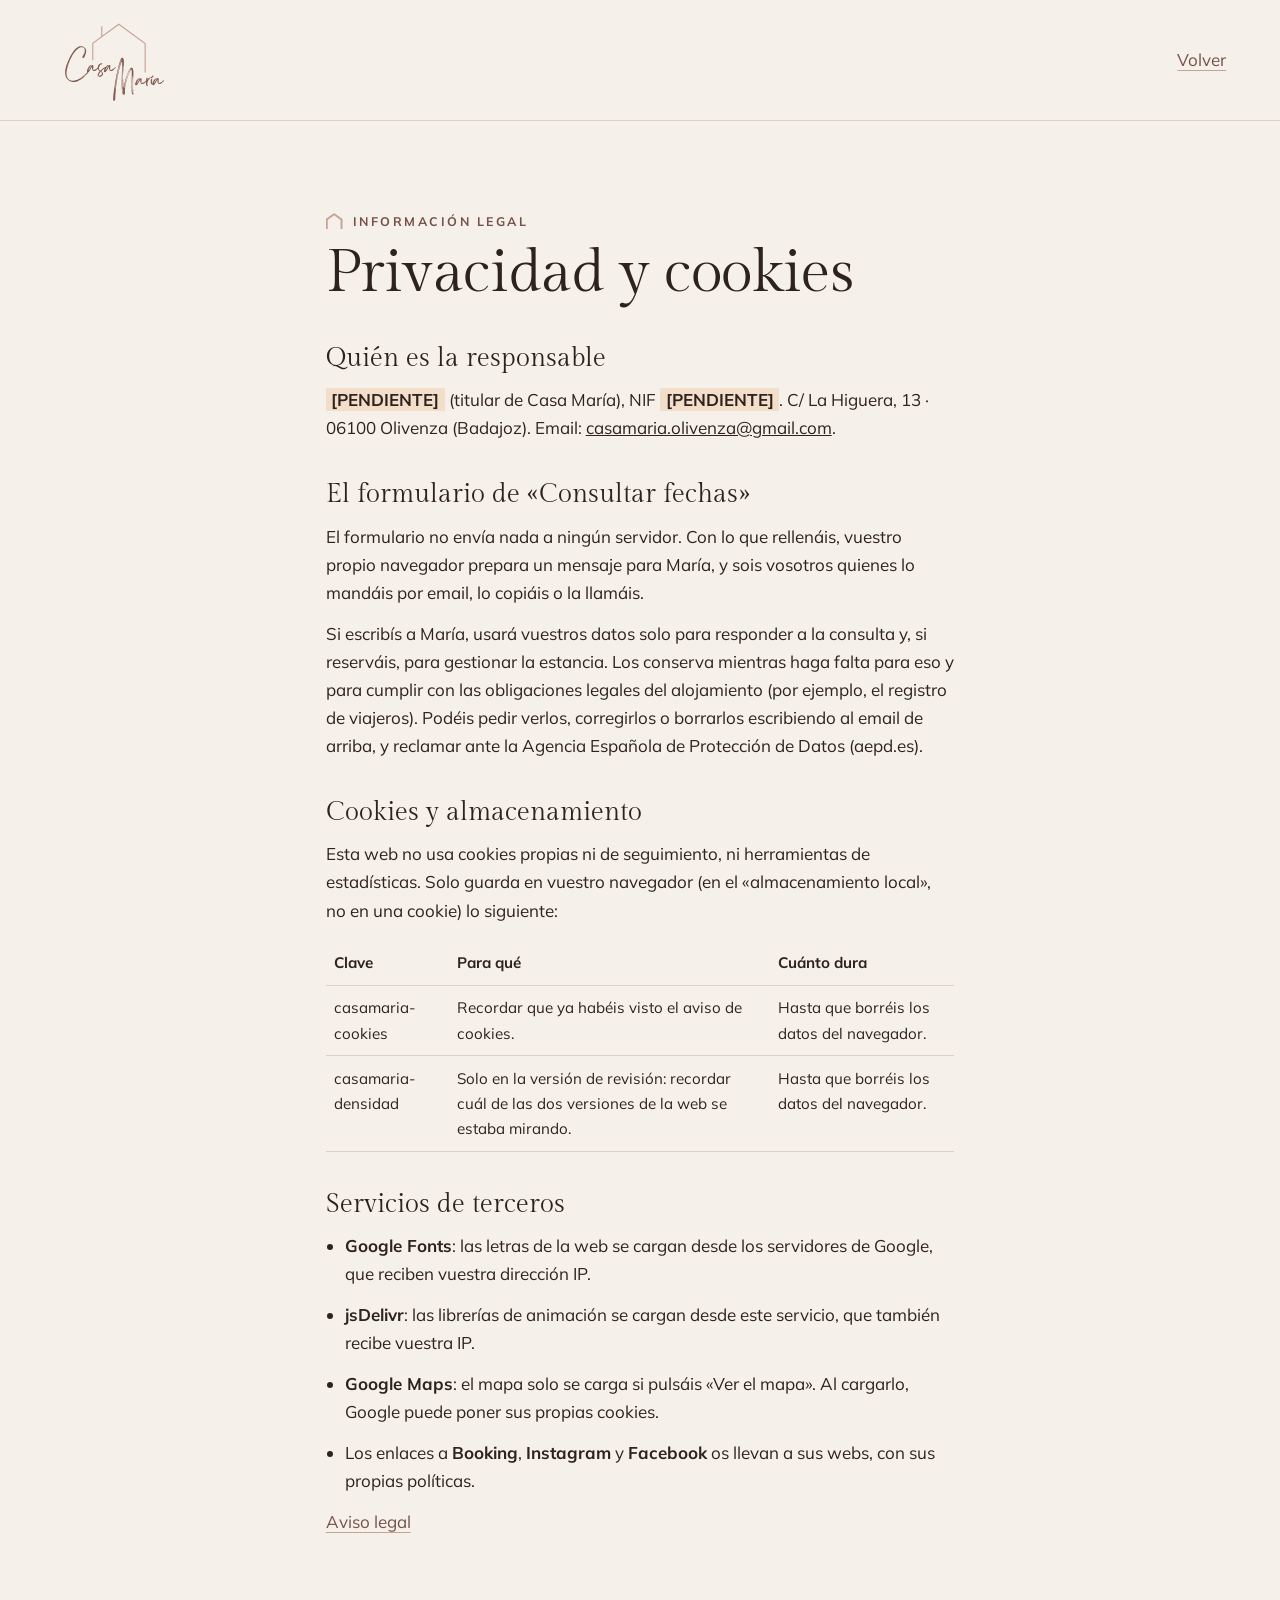
<file: privacidad.html>
<!DOCTYPE html>
<html lang="es">
<head>
<meta charset="utf-8">
<meta name="robots" content="noindex, nofollow">
<meta name="viewport" content="width=device-width, initial-scale=1">
<title>Privacidad y cookies · Casa María</title>
<link rel="icon" href="assets/favicon.svg" type="image/svg+xml">
<link rel="preconnect" href="https://fonts.googleapis.com">
<link rel="preconnect" href="https://fonts.gstatic.com" crossorigin>
<link rel="stylesheet" href="https://fonts.googleapis.com/css2?family=Gilda+Display&family=Mulish:ital,wght@0,300..800;1,300..600&display=swap">
<link rel="stylesheet" href="css/estilos.css?v=ee51a402">
</head>
<body class="legal">

<!-- simbolos:inicio · generado por scripts/logo.py, no editar a mano -->
<svg class="simbolos" width="0" height="0" aria-hidden="true" focusable="false"><defs><symbol id="cm-caligrafia" viewBox="0 0 460 325"><path style="fill:var(--tinta-logo,#825A50)" d="M228.6 317C228.5 317 228.1 316.5 227.8 315.9C227.4 315.4 227 314.7 226.7 314.4C226.3 313.7 226.2 312.9 226.5 312.1C226.6 311.8 226.7 309.3 226.8 306.5C226.9 303.7 227.1 301 227.2 300.4C227.4 298.6 227.7 296.3 227.8 293.9C227.9 292.6 228.1 291.1 228.2 290.6C228.6 289 228.8 287.5 228.8 286.1C228.8 284.8 229 283.6 229.4 281.4C229.6 280.7 229.8 279.3 229.8 278.4C230 276.7 230.4 273.4 230.6 273.2C230.6 273.1 230.7 272.1 230.8 270.8C230.9 269.4 231.1 268.2 231.3 267.6C231.6 266.9 231.7 265.8 231.8 264.3C232 263 232.1 261.7 232.3 261.2C232.5 260.7 232.8 259.1 232.9 257.6C233 256.1 233.3 254.5 233.4 254C233.6 253.5 233.8 252.1 233.9 250.8C234.1 249.6 234.3 248.2 234.4 247.7C234.5 247.2 234.7 245.9 234.8 244.8C235 243.7 235.2 242.4 235.4 241.9C235.6 241.4 235.7 240.3 235.8 238.9C235.9 237.5 236.1 236.4 236.3 235.8C236.5 235.2 236.7 234.1 236.8 233.3C236.9 232.6 237.2 231.1 237.4 230.1C237.6 229.1 237.9 227.4 238.1 226.4C238.2 225.4 238.5 224.4 238.6 224.2C238.7 223.9 238.8 223.1 238.9 222.2C239 221.3 239.2 220.3 239.3 219.8C239.5 219.3 239.7 218.3 239.8 217.4C239.9 216.6 240.1 215.5 240.3 215C240.5 214.5 240.7 213.5 240.8 212.8C240.9 212.1 241.2 211.2 241.3 210.8C241.5 210.4 241.7 209.4 241.8 208.5C241.9 207.7 242.2 206.4 242.4 205.7C242.6 205 242.8 204.3 242.8 204C242.8 203.8 243 203 243.2 202.3C243.4 201.6 243.6 200.4 243.8 199.7C243.9 198.9 244.2 197.9 244.3 197.4C244.5 197 244.8 196 244.9 195.3C245 194.6 245.3 193.4 245.6 192.5C245.8 191.6 246 190.7 246 190.5C246 190.2 246.2 189.6 246.4 189C246.6 188.4 246.9 187.2 247 186.4C247.1 185.6 247.3 184.7 247.5 184.3C247.7 184 247.8 183.3 247.9 182.8C247.9 182.3 248.1 181.6 248.3 181.2C248.5 180.8 248.8 180 248.9 179.4C249 178.7 249.2 177.9 249.4 177.5C249.7 177 249.8 176.5 249.8 176C249.8 175.6 250 175 250.3 174.5C250.5 174 250.7 173.2 250.8 172.4C250.9 171.5 251.1 171 251.4 170.6C251.7 170.1 251.8 169.7 251.8 169.1C251.8 168.5 252 168.1 252.2 167.7C252.3 167.4 252.6 166.6 252.8 166C252.9 165.3 253.2 164.5 253.4 164.2C253.6 163.8 253.8 163.3 253.9 162.9C254 162.5 254.2 161.9 254.4 161.6C254.7 161.2 254.8 160.7 254.8 160.3C254.8 159.9 255 159.5 255.3 159.1C255.7 158.7 255.8 158.3 255.8 157.9C255.8 157.6 256 157.2 256.2 156.9C256.4 156.6 256.7 156.2 256.8 155.9C256.9 155.6 257.2 155.2 257.4 155C257.7 154.8 257.8 154.5 257.8 154.5C257.8 154.2 259.2 152.6 259.6 152.3C260.5 151.7 261.4 152 261.7 152.9C261.9 153.3 262.2 153.2 262.8 152.8C263.1 152.5 263.4 152.3 263.5 152.3C263.9 152.3 264.9 153.5 265.2 154.2C265.3 154.6 265.5 155.1 265.7 155.4C265.8 155.7 266.1 156.3 266.2 156.7C266.3 157.1 266.5 157.7 266.8 158C267 158.3 267.2 159 267.3 159.5C267.3 160 267.5 161.4 267.7 162.5C267.9 163.7 268 165.4 268 166.3C268 167.3 268 168.5 268 169.1C268.1 170.7 268 177.6 267.9 179.2C267.9 180 267.9 180.9 268 181.1C268.1 181.4 268.1 181.8 267.8 182.7C267.4 184.1 267 187.8 267 190.7C267 191.7 266.9 192.8 266.8 193.1C266.6 193.6 266.6 193.8 266.9 194.5C267.3 195.6 267.2 196.7 266.6 197.8L266.1 198.7L266.1 203.2C266 205.8 266 207.9 265.9 208C265.8 208.1 265.8 209.1 265.8 210.1C265.8 211.9 265.8 212.5 265.5 212.5C265.2 212.5 265 211.2 265 210.2C265.1 209.7 265 207.1 265 204.4C264.8 198.4 264.9 196.2 265.7 194.8L266.2 193.8L265.7 193.2C265.4 192.9 265.2 192.6 265.2 192.5C265.2 192.4 265.3 191.3 265.4 189.9C265.8 186.3 265.6 182.8 265 182.8C264.9 182.8 264.7 183 264.5 183.1C264.2 183.4 264.2 183.7 264 187.2C263.9 189.2 263.8 191.8 263.7 192.8C263.7 193.9 263.6 196.1 263.5 197.8C263.4 199.4 263.3 203.7 263.2 207.3C263.1 211 262.9 214.9 262.8 216.1C262.5 220.9 262.3 223.5 262.2 229.8C262 236.2 262 236.3 262.4 237.9C262.7 239.3 262.7 239.6 262.5 241.1C262.4 242 262.2 243 262.1 243.3C261.8 243.9 261.4 248.4 261.6 249.5C261.7 250 261.7 250 261.9 249.7C262.4 249 263.2 250.4 262.8 251.3C262.5 251.9 262.3 251.9 261.8 251.5L261.5 251.1L261.5 255.5C261.5 258.9 261.6 260.2 261.8 261C261.9 261.6 262.1 262.6 262.2 263.3C262.3 264 262.4 264.7 262.6 265C262.8 265.3 262.8 265.7 262.7 266.1C262.7 266.4 262.7 266.8 262.8 267C263.1 267.5 263.3 270.6 263.1 271.2C263 271.4 262.8 271.7 262.6 272C262.2 272.4 262.2 273.9 262.7 276.2C263 278 263.1 278.7 263.3 280.5C263.3 281.3 263.6 282.4 263.8 283.2C264.1 284 264.4 284.9 264.4 285.4C264.5 285.9 264.6 286.2 264.8 286.2C265.1 286.2 265.2 285.5 265.1 284.1C265.1 283.5 265 282 264.9 280.9C264.6 273.6 264.5 271.7 264.4 271.1C264.1 268 264 266 263.9 261.4C263.9 257.4 263.9 255.9 263.7 255.4C263.5 254.8 263.5 254.5 263.6 253.7C263.7 253.1 263.9 249.1 263.9 244C264 234.7 264.2 232.1 264.7 232.6C264.8 232.7 264.9 235.3 265 240.2L265.2 247.6L265.6 248.3C266 248.9 266 249 266 251.7C266 253.2 266 255.5 266.1 256.9C266.1 258.3 266.2 261.1 266.2 263.2C266.2 267.1 266.3 268 266.5 268C266.7 268 267 266.8 267 266.1C267 265.8 267.1 265.2 267.3 264.8C267.5 264.4 267.7 263.3 267.8 262.3C268 261.4 268.2 260.2 268.4 259.8C268.5 259.4 268.7 258.4 268.8 257.6C268.9 256.8 269 256.1 269.1 256C269.2 255.8 269.8 253.5 269.9 252.5C270 252.1 270.2 251.2 270.3 250.6C270.5 249.9 270.7 248.8 270.8 248.1C270.9 247.5 271.2 246.6 271.3 246.2C271.5 245.8 271.7 245 271.8 244.4C271.9 243.7 272.2 242.8 272.4 242.2C272.6 241.7 272.8 241 272.8 240.9C272.8 240.7 273 239.9 273.3 239.1C273.5 238.2 273.8 237 274 236.3C274.8 233.1 275 232.2 275.3 231.8C275.4 231.6 275.7 230.8 275.8 230.1C275.9 229.4 276.2 228.6 276.3 228.3C276.5 228.1 276.7 227.3 276.8 226.7C276.9 226.1 277.2 225.4 277.4 225.1C277.6 224.8 277.8 224.2 277.9 223.7C277.9 223.2 278.1 222.6 278.3 222.3C278.5 222.1 278.7 221.5 278.8 220.9C278.9 220.4 279.2 219.8 279.4 219.5C279.7 219.2 279.8 218.7 279.9 218.1C280 217.4 280.1 217 280.4 216.6C280.7 216.3 280.8 215.9 280.8 215.6C280.8 215.2 281.1 214.4 282.3 211.9C282.5 211.5 282.7 210.9 282.8 210.4C282.9 210 283.2 209.4 283.4 209.2C283.6 208.9 283.8 208.5 283.9 208.1C283.9 207.7 284.1 207.3 284.3 207.2C284.4 207 284.6 206.5 284.8 206C284.9 205.5 285.2 204.9 285.4 204.5C285.6 204.2 285.9 203.7 285.9 203.4C286 203.1 286.2 202.7 286.4 202.3C286.6 202 286.9 201.5 286.9 201.2C287.1 200.7 287.7 199.5 288.4 198.8C288.6 198.5 288.8 198.2 288.8 198.1C288.8 198 289.1 197.7 289.3 197.4C289.6 197.1 289.8 196.7 289.8 196.6C289.8 196.5 290 196.2 290.3 196C290.5 195.8 291.1 195.1 291.5 194.4C292 193.8 292.9 192.7 293.6 192.1C295 190.6 295.7 190.3 297.2 190.7C297.7 190.8 298.5 190.9 299 191C301.7 191.4 302.7 192.8 302.9 197.1C303 198.9 303.2 199.6 303.6 200C304.6 200.7 304.8 206.1 304.4 219.1C304.4 221.3 304.1 223.5 303.9 224.2C303.8 224.5 303.7 225.3 303.7 226C303.7 226.7 303.6 228.1 303.5 229.1C303.2 232.2 303.2 247.1 303.4 248C303.6 248.6 303.6 248.9 303.4 249.8C303.1 250.8 302.9 256.3 303 258.8C303 259.2 303 259.8 303 260.2C303 260.5 303 263.2 303 266.2C302.9 271.7 302.9 271.9 303.6 274C303.7 274.4 303.9 275.4 303.9 276.3C304 277.7 304.1 278 304.4 278.4C304.8 278.8 304.8 279 304.8 279.6C304.7 280.5 304.4 280.8 304 280.1C303.7 279.5 303.5 279.6 303 280.2C302.7 280.6 302.6 280.7 302.9 281.3C303 281.6 303.2 282.4 303.2 283.1C303.3 283.7 303.5 284.8 303.6 285.6C303.7 286.3 303.8 287.5 303.8 288.3L303.8 289.6L304.6 290.5C305.4 291.4 305.8 292.2 305.6 292.4C305.5 292.6 303 293.2 302.5 293.2C302.2 293.2 301.9 293 301.7 292.9C301.6 292.7 301.1 292.4 300.8 292.1C300.4 291.8 300.1 291.4 300 291C299.9 290.7 299.6 290.2 299.5 290C299.1 289.5 298.5 287.4 298.5 286.8C298.5 286.6 298.4 286 298.2 285.6C297.8 284.4 297.4 276.6 297.3 265.7C297.2 261.1 297.1 256.9 297.1 256.4C297 256 297.1 255.1 297.2 254.5C297.3 253.7 297.3 253.2 297.1 252.2C297 251.2 297 250.8 297.2 250C297.3 249.3 297.4 247.9 297.4 246.6C297.4 245.3 297.5 242.9 297.6 241.3C298 236.2 298.2 210.2 297.9 203.7C297.8 200.3 297.5 199.1 296.9 198.9C296.7 198.8 296.6 198.6 296.7 197.6C296.9 196.3 296.6 196.1 296 197.1C295.2 198.6 294.9 199 294.2 199.6C293.8 200 293.3 200.5 293.2 200.8C293.1 201.1 292.8 201.6 292.6 201.8C292.5 202 292.3 202.4 292.3 202.7C292.3 203 292.2 203.5 292 203.8C291.2 205.3 291 205.7 290.1 206.7C289.5 207.5 289.2 208.1 289.1 208.5C289.1 208.8 288.8 209.3 288.6 209.5C288.3 209.7 288.1 210.1 288.1 210.6C288 211 287.8 211.6 287.6 211.8C287.3 212.1 287.1 212.6 287.1 213.2C287 213.7 286.8 214.2 286.6 214.4C286.4 214.6 286.2 215.1 286.1 215.6C286.1 216 285.8 216.8 285.6 217.2C285.4 217.7 285.1 218.4 285.1 218.7C285 219 284.8 219.5 284.6 219.8C284.3 220.1 284.2 220.6 284.1 221.2C284 221.8 283.8 222.3 283.6 222.6C283.4 222.9 283.2 223.4 283.1 224C283.1 224.7 282.9 225.2 282.7 225.4C282.5 225.6 282.3 226.2 282.1 227C282 227.7 281.7 228.5 281.6 228.8C281.5 229.2 281.3 229.8 281.2 230.4C281 231 280.8 231.5 280.5 231.8C280.1 232.3 280 232.4 280 233.4C280.1 234.4 280 234.7 279.6 235.2C279.3 235.6 279.2 236.2 279.1 236.9C279 237.6 278.9 238.1 278.6 238.4C278.3 238.8 278.2 239.2 278.1 240.2C278.1 241.2 277.9 241.7 277.6 242.1C277.3 242.5 277.2 242.9 277.2 244C277.1 245.2 277 245.6 276.7 246C276.4 246.4 276.3 246.9 276.1 248.1C276.1 249.1 275.9 250 275.7 250.5C275.5 250.9 275.2 251.8 275.1 252.6C275.1 253.3 274.8 254.2 274.7 254.5C274.5 254.9 274.3 255.8 274.2 256.9C274.1 258.1 273.9 259 273.7 259.5C273.4 260 273.3 260.8 273.2 262.3C273.1 263.5 272.9 264.9 272.7 265.5C272.4 266.4 272.3 267.4 272.3 269.9C272.2 271.8 272 274.2 271.9 275.4C271.7 277 271.7 277.9 271.8 279.3C271.9 280.4 272 283 272 285.1C272 289.5 271.7 291.5 270.9 293.3C270.5 294.1 270.5 294.2 269.9 294.2C269.4 294.2 269.1 294 268.8 293.7L268.3 293.2L267.9 293.7C267.6 294.2 267.5 294.2 267.1 294C266.8 293.9 266.3 293.9 265.9 293.9C265.1 294 264.8 293.8 264.8 293C264.8 292.8 264.6 292.5 264.4 292.3C264 292.1 263.9 291.8 263.8 291.2C263.7 290.6 263.6 290.3 263.2 290.1C262.9 289.9 262.8 289.7 262.8 289C262.8 288.6 262.7 288.1 262.6 287.8C262.5 287.6 262.3 287.2 262.3 287C262.3 286.7 262.2 286.3 262.1 285.9C261.9 285.6 261.8 285.1 261.8 284.8C261.8 284.5 261.6 283.2 261.3 281.9C261.1 280.5 260.8 279 260.7 278.4C260.7 277.9 260.5 276.8 260.3 276C260.1 275 260 273.3 259.8 269.8C259.7 267.2 259.6 264.2 259.5 263.1C259.3 260.6 259.3 251.4 259.5 241.7C259.6 237.7 259.7 230.6 259.8 225.8C259.9 221.1 260.1 216.1 260.2 214.8C260.3 213.4 260.4 211.2 260.5 210C260.6 208.7 260.8 202.7 260.9 196.6C261 190.6 261.2 184.6 261.3 183.3C261.4 182.1 261.4 178.9 261.4 176.3C261.4 173.7 261.3 171.2 261.3 170.6C261.3 170.1 261.2 169.3 261.1 168.9C261 168.3 260.9 167.7 261 167C261 166.1 261 165.9 260.8 165.7C260.4 165.3 260.2 165.6 260.2 166.5C260.2 167.2 260.1 167.4 259.7 167.6C259 168.1 258.8 168.3 259 168.9C259.2 169.6 259.2 170.4 259 170.6C258.7 170.9 258.1 170.9 257.8 170.6C257.7 170.5 257.6 170.5 257.7 170.8C257.9 171.5 258 172.8 257.9 173.2C257.9 173.5 257.7 173.7 257.3 173.7C256.8 173.9 256.8 173.9 256.8 174.8C256.8 175.6 256.8 175.8 256.5 176.1C256.1 176.4 255.6 177.7 255.2 179.3C254.8 180.6 254.1 182.7 253.7 183.9C253.5 184.4 253.2 185.3 253.1 185.8C253 186.4 252.8 187.2 252.6 187.5C252.5 187.9 252.3 188.6 252.2 189.1C252.2 189.6 251.9 190.5 251.7 191C251.5 191.6 251.3 192.6 251.2 193.2C251.1 193.9 250.9 194.8 250.7 195.2C250.5 195.6 250.3 196.4 250.2 196.9C250.2 197.5 249.9 198.4 249.7 198.9C249.5 199.5 249.3 200.4 249.2 201.1C249.2 201.7 248.9 202.7 248.7 203.2C248.5 203.8 248.2 204.9 248.1 205.9C248 206.8 247.8 207.8 247.6 208C247.5 208.3 247.3 209 247.3 209.8C247.2 210.8 247.1 211.5 246.8 212.1C246.6 212.6 246.4 213.7 246.2 214.9C246.1 216 245.8 217.2 245.7 217.7C245.5 218.2 245.3 219.1 245.2 219.8C245.2 220.5 245 221.3 244.9 221.7C244.6 222.4 244.4 223.4 244.2 225.5C244.1 226.4 243.9 227.3 243.8 227.6C243.6 227.9 243.4 229 243.2 230C243.1 231.1 242.8 232.5 242.7 233.2C242.5 233.9 242.2 235.6 242.1 236.9C242 238.3 241.9 239.4 241.7 239.7C241.6 240 241.4 241 241.3 242C241.2 243.1 241 244.4 240.9 244.9C240.5 246.3 240.4 247.3 240.2 249.3C240.1 250.2 239.9 251.6 239.7 252.3C239.5 253.1 239.2 254.6 239.1 255.7C239.1 256.8 238.9 258.2 238.7 258.7C238.6 259.3 238.4 260.8 238.2 262C238.1 263.2 237.9 264.9 237.8 265.7C237.7 266.5 237.6 268.4 237.5 270C237.1 276.7 236.6 281.3 236.4 281.7C236.4 281.8 236.2 283.5 236.1 285.6C236.1 287.7 235.8 290.4 235.7 291.6C235.4 293.2 235.3 295.3 235.2 300.2C235 306.2 234.9 307.4 234.5 311C234.4 311.8 234.3 312.9 234.2 313.5C234.1 314.3 234 314.8 233.7 315C233.5 315.3 233.3 315.5 233.3 315.6C233.3 315.6 233.1 316 232.7 316.4C232.1 317.2 231.5 317.4 230.8 316.9C230.5 316.6 230.4 316.6 230 316.9C229.5 317.2 228.9 317.2 228.6 317ZM301.7 287.2C301.7 287.1 301.6 286.8 301.4 286.6C301.1 285.9 300.8 283.2 300.9 282.2C300.9 281.8 301.1 281.2 301.3 281C301.7 280.5 301.7 280.4 301.5 279.9C300.8 278.6 300.8 274.7 301.6 272.8C301.9 272.1 301.9 272 301.6 270.6C301.3 268.8 301.3 267.3 301.6 265.6C301.9 264.5 301.9 264.2 301.7 262.9C301.3 260.6 301.3 259.1 301.5 258.3C301.7 257.7 301.8 255.1 301.8 243.8C301.8 230.4 301.8 229.8 301.5 227.5C301.3 226.2 301.2 224.8 301.2 224.4C301.3 224 301.2 223.6 301.1 223.3C300.9 222.9 300.8 222.6 301 222C301.2 220.9 301 220.3 300.5 220.9C300.4 221.1 300.3 222.2 300.2 224.1C300.2 225.7 300.1 228.2 300 229.6C299.9 231 299.8 233.3 299.7 234.8C299.6 236.2 299.5 237.9 299.5 238.4C299.5 239 299.4 241.6 299.3 244.3C299.1 249.2 299.1 249.3 298.7 250.4C298.2 251.4 298.2 251.6 298.2 254C298.2 256.3 298.2 256.7 298.6 257.6C299 258.6 299 258.6 299.1 266.7C299.2 271.1 299.2 275.6 299.3 276.8C299.3 281.5 300.1 286 300.8 286.5C301 286.7 301.2 286.9 301.2 287C301.3 287.3 301.7 287.5 301.7 287.2ZM234.8 271C234.9 270.1 235.2 269 235.3 268.5C235.5 268 235.8 266.8 235.9 265.8C236 264.9 236.2 263.6 236.4 262.9C236.5 262.3 236.8 260.7 236.8 259.4C236.9 258.1 237.1 256.7 237.3 256.2C237.4 255.8 237.6 254.6 237.7 253.7C237.8 252.7 237.9 251.4 238.1 250.8C238.4 249.1 238.6 247.6 238.7 246.2C238.8 245.6 239 244.3 239.3 243.4C239.5 242.5 239.7 241.5 239.7 241.1C239.7 240.2 240 238.4 240.3 237.5C240.4 237.1 240.7 235.7 240.8 234.4C241 233.1 241.3 231.4 241.5 230.6C241.7 229.8 241.8 228.7 241.8 228.3C241.8 227.8 242 227.2 242.2 226.7C242.5 226.1 242.7 225.5 242.8 224C242.8 222.8 243 221.8 243.2 221.3C243.4 220.8 243.6 219.8 243.7 219.1C243.8 218.4 244 217.3 244.2 216.8C244.4 216.2 244.6 214.9 244.8 213.8C244.9 212.6 245.1 211.4 245.3 211C245.5 210.6 245.7 209.7 245.7 209C245.8 208.4 246 207.3 246.2 206.6C246.5 205.9 246.7 204.9 246.8 204.3C246.8 203.7 247 202.9 247.2 202.5C247.4 202.1 247.6 201 247.7 200.1C247.9 199.1 248.1 198.2 248.2 197.9C248.4 197.7 248.6 196.8 248.8 195.9C248.9 195.1 249.1 194.1 249.3 193.7C249.5 193.4 249.7 192.6 249.7 191.9C249.7 191.3 249.9 190.4 250.1 190C250.6 189 250.6 188.8 250.8 187.3C250.9 186.6 251.1 185.8 251.3 185.5C251.4 185.2 251.6 184.4 251.7 183.8C251.8 183.1 252 182.3 252.3 181.9C252.5 181.5 252.7 180.8 252.8 180.2C252.8 179.6 253 178.8 253.2 178.5C253.4 178.1 253.6 177.4 253.7 177C253.8 176.5 254.1 175.4 254.4 174.6C254.6 173.8 254.8 173 254.8 172.8C254.8 172.6 255 172.2 255.1 171.9C255.2 171.6 255.5 170.9 255.6 170.3C255.7 169.6 256 168.8 256.3 168.5C256.6 168 256.7 167.6 256.7 167C256.7 166.3 256.8 165.9 257.2 165.3C257.5 164.8 257.7 164.2 257.8 163.6C257.9 162.9 258 162.4 258.3 162.1C258.7 161.6 258.8 161.3 258.9 160.1C258.9 159.6 259 159.1 259.1 158.9C259.2 158.7 259.2 158.6 259 158.7C258.7 158.8 258.4 159.4 258.3 160C258.2 160.3 257.9 160.7 257.7 161C257.3 161.3 257.2 161.7 257.2 162C257.2 162.3 257 162.7 256.8 163C256.5 163.3 256.3 163.7 256.3 164C256.3 164.4 256.2 164.7 255.9 165C255.6 165.4 255.4 165.8 255.3 166.4C255.3 166.9 255 167.8 254.7 168.4C254.4 168.9 254.2 169.6 254.2 169.9C254.2 170.2 254 170.8 253.7 171.3C253.5 171.7 253.3 172.5 253.2 172.9C253.2 173.4 252.9 174.3 252.7 174.9C252.4 175.6 252.2 176.5 252.1 176.9C252 177.4 251.8 178 251.7 178.3C251.5 178.6 251.3 179.4 251.2 180C251.1 180.7 250.8 181.7 250.6 182.2C250.4 182.7 250.2 183.3 250.2 183.7C250.2 184 250 184.7 249.7 185.2C249.5 185.7 249.3 186.6 249.2 187.2C249.1 187.8 248.9 188.6 248.7 188.9C248.5 189.3 248.2 190.1 248.1 190.7C248 191.3 247.9 192 247.7 192.2C247.6 192.4 247.4 193.4 247.3 194.3C247.1 195.2 246.9 196.4 246.7 196.8C246.5 197.3 246.2 198.4 246.1 199.3C246 200.2 245.7 201.3 245.6 201.7C245.4 202.1 245.2 203.1 245.1 203.9C245.1 204.7 244.8 205.8 244.6 206.2C244.5 206.7 244.3 207.7 244.2 208.4C244.2 209.3 244 210.1 243.7 210.7C243.4 211.4 243.2 212.4 243.1 213.9C243 215.1 242.7 216.5 242.6 216.9C242.4 217.4 242.2 218.5 242.1 219.3C241.9 220.2 241.7 221 241.7 221.2C241.6 221.4 241.4 222.5 241.3 223.7C241.1 225 240.9 226.2 240.8 226.6C240.6 226.9 240.4 228.1 240.2 229.2C240.1 230.3 239.9 231.6 239.8 232.1C239.6 232.5 239.4 233.7 239.3 234.6C239.1 236.9 238.6 239.7 238.4 240.1C238.3 240.3 238.2 241.2 238.1 242.1C238 243 237.8 244.4 237.7 245.2C237.5 246 237.3 247.4 237.2 248.4C237.1 249.3 236.8 250.8 236.7 251.8C236.3 253.7 236 256.2 236 257.6C236 258.1 235.9 258.8 235.7 259.2C235.4 260 235.1 262.3 234.8 265.2C234.7 266.3 234.6 267.4 234.5 267.7C234.3 268.6 234 271.8 234.1 272.3C234.3 273.1 234.6 272.5 234.8 271ZM270.7 268C270.7 267.2 270.9 266 271.3 264.4C271.5 263.8 271.7 262.5 271.8 261.5C271.9 260.4 272.1 259.4 272.3 258.9C272.5 258.5 272.7 257.5 272.8 256.5C272.9 255.2 273.1 254.7 273.3 254.3C273.6 253.9 273.8 253.4 273.8 252.3C273.9 251.4 274.1 250.6 274.3 250.1C274.5 249.6 274.7 248.7 274.8 247.8C274.9 246.6 275 246.2 275.3 245.9C275.6 245.6 275.7 245.2 275.8 244.1C275.9 243.1 276.1 242.5 276.4 241.9C276.7 241.3 276.8 240.9 276.8 240.1C276.8 239.3 276.9 238.9 277.2 238.3C277.5 237.9 277.7 237.1 277.8 236.6C277.9 236 278.2 235.4 278.4 235.1C278.6 234.7 278.8 234.2 278.8 233.3C278.9 232.3 279 232.1 279.3 231.8C279.7 231.5 279.8 231.3 279.9 230.2C279.9 229.3 280.1 228.8 280.3 228.5C280.5 228.2 280.8 227.5 280.9 226.9C281 226.2 281.3 225.5 281.5 225.3C281.7 224.9 281.8 224.6 281.8 224C281.8 223.5 282 223 282.3 222.5C282.5 222.1 282.8 221.4 282.9 220.9C283 220.5 283.2 219.8 283.4 219.4C283.6 219 283.8 218.4 283.9 218.1C284 217.7 284.2 217.2 284.4 217C284.6 216.8 284.8 216.3 284.9 215.7C285 214.8 285.2 214.5 285.7 214.3C285.8 214.3 285.9 213.8 286 213.2C286 212.4 286.1 212 286.4 211.7C286.6 211.5 286.8 211 286.9 210.6C286.9 210.2 287.2 209.6 287.4 209.3C287.6 209.1 287.8 208.6 287.9 208.2C287.9 207.8 288.1 207.4 288.3 207.1C288.5 206.9 288.7 206.4 288.8 206.1C288.9 205.7 289.1 205.2 289.3 205C289.8 204.3 290.6 202.8 290.7 202.2C290.8 201.9 291 201.5 291.2 201.2C291.5 201 291.9 200.1 292.2 199.3C292.6 198.6 293.2 197.5 293.7 196.9C295 195.3 295.1 194.8 294.2 194.8C293.5 194.8 291.7 196.8 290.4 198.7C290.2 199 289.7 199.7 289.2 200.2C288.7 200.8 288.3 201.5 288.1 202C287.9 202.4 287.7 202.9 287.6 203C287.5 203.1 287.3 203.5 287.2 203.8C287 204.1 286.8 204.6 286.7 204.8C286.5 205.1 286.3 205.6 286.2 206C286.1 206.5 285.8 207 285.6 207.2C285.3 207.4 285.2 207.7 285.2 208.2C285.2 208.6 285 209 284.7 209.3C284.4 209.7 284.2 210.2 284.1 210.7C284.1 211.2 283.8 211.8 283.6 212.1C283.4 212.5 283.2 213 283.1 213.4C283 213.8 282.8 214.3 282.6 214.6C282.4 215 282.1 215.6 282.1 216C282 216.3 281.8 216.8 281.6 217.1C281.5 217.3 281.2 217.9 281.2 218.4C281.1 219.1 280.9 219.5 280.6 219.8C280.3 220.1 280.2 220.3 280.2 220.8C280.2 221.6 279.8 222.5 279.4 222.8C279.3 223 279.2 223.3 279.2 223.9C279.2 224.6 279.1 224.9 278.7 225.4C278.3 225.8 278.2 226.2 278.1 227C278 227.6 277.9 228.3 277.7 228.6C277.4 229 277.3 229.6 277.2 230.5C277.1 231.2 276.9 232 276.8 232.3C276.7 232.7 276.4 233.8 276.3 234.9C276.1 236 275.9 237.1 275.7 237.4C275.6 237.6 275.3 238.6 275.2 239.5C275 240.4 274.7 241.4 274.6 241.8C274.5 242.1 274.3 243 274.2 243.6C274.1 244.3 273.9 245.1 273.7 245.5C273.5 245.9 273.3 246.8 273.2 247.6C273.1 248.3 272.8 249.3 272.7 249.8C272.5 250.3 272.3 251.1 272.2 251.7C272.2 252.3 272 253.3 271.7 253.9C271.5 254.6 271.3 255.6 271.3 256.3C271.2 257 271 258.2 270.8 258.9C270.3 261 270.2 262.1 269.9 264.8C269.6 268.1 269.6 268 270 268.7C270.4 269.2 270.4 269.2 270.5 268.9C270.6 268.7 270.6 268.3 270.7 268ZM357.2 261.2C356.4 261.1 356.2 261 355.1 259.8C353.9 258.7 353.8 258.6 353.8 257.9C353.8 257.5 353.7 257.1 353.6 257C353.1 256.6 353 256.3 352.8 254.1C352.7 252.7 352.7 251.2 352.8 249.2C353 246.6 353 246.2 352.7 246.1C352.4 245.8 352.4 245.4 352.7 245C352.9 244.7 352.9 244.5 352.8 244.3C352.7 244.2 352.5 244.3 351.9 245C351.4 245.4 350.4 246.5 349.5 247.4C348.6 248.3 347.5 249.4 346.9 250C346.4 250.6 345.8 251 345.7 251C345.6 251 345.3 251.2 345.1 251.4C344.8 251.6 344 251.9 343.3 252.1C342.6 252.2 341.9 252.5 341.6 252.7C340.6 253.4 336.8 253.5 336 252.8C335.8 252.6 335.4 252.3 335.1 252.2C334.3 251.8 332.3 249.6 332.3 249.1C332.3 248.9 332.2 248.6 332.1 248.3C332 248.1 331.8 247.7 331.8 247.5C331.8 247.3 331.6 246.9 331.4 246.7L330.9 246.2L330.8 242C330.7 239.8 330.7 237.7 330.7 237.5C330.8 237 330.4 236.9 330.2 237.4C330.2 237.6 330 237.9 329.7 238.2C329.5 238.4 329.3 238.8 329.3 239.2C329.3 239.6 329.1 239.8 328.8 239.9C328.6 240.1 328.3 240.5 328.1 240.9C326.6 243.6 326.2 244.4 325.7 245C325.1 245.7 324.5 246.5 324.2 247.3C324 247.6 323.8 248 323.6 248.1C323.5 248.3 322.9 249.3 322.3 250.4C321.8 251.6 321.1 252.7 320.9 253C320.7 253.2 320.4 253.7 320.1 254.1C319.5 255 317.8 256.8 316.9 257.4C315.9 258 314.6 258.1 313.1 257.5C311.9 257.1 311.7 256.8 311.3 255.9C310.6 254.1 310.6 251.9 311.4 250.8C311.6 250.5 311.8 249.9 311.8 249.4C311.8 248.9 312 248.4 312.2 248.2C312.4 248 312.6 247.5 312.7 247C312.8 246.5 313 246 313.2 245.7C313.4 245.4 313.7 244.9 313.7 244.4C313.8 244 314 243.5 314.3 243.2C314.5 242.9 314.8 242.4 314.9 242C315 241.7 315.1 241.3 315.3 241.1C315.7 240.7 316.7 239 316.7 238.8C316.7 238.6 316.8 238.4 317 238.2C317.2 238.1 317.6 237.5 317.9 237C318.2 236.5 318.5 236.1 318.6 236.1C318.7 236.1 318.9 236 319.2 235.9C319.4 235.9 320 235.3 320.7 234.5C321.4 233.7 322.1 233 322.4 232.8C322.6 232.6 322.9 232.4 322.9 232.3C323.3 231.4 327.5 231.3 328.1 232.1C328.7 233 329.5 233 329.8 232.1C330 231.9 330.4 231.4 330.8 231.1C331.8 230.3 333.1 230.3 334.6 231C335.5 231.5 335.6 231.7 335.7 232.2C335.9 233.1 335.8 235.4 335.4 237C335.2 237.9 335.2 239.4 335.2 243.2L335.2 248.1L335.8 248.9C336.4 249.7 336.6 249.8 337.3 249.4C338.1 249 338.9 248.8 339.7 248.7C340.1 248.7 340.5 248.5 340.7 248.4C340.8 248.3 341.3 248.1 341.7 247.9C342.1 247.8 342.6 247.5 342.7 247.3C342.9 247.2 343.4 247 343.8 246.9C344.1 246.8 344.7 246.6 345 246.4C345.3 246.1 345.7 245.7 346 245.5C346.3 245.2 347.1 244.8 347.6 244.4C348.2 244.1 348.8 243.6 348.9 243.4C349 243.2 349.2 242.9 349.5 242.8C349.7 242.7 350.1 242.4 350.4 242.1C350.7 241.9 351.3 241.3 351.7 241C352.7 240.1 352.9 239.7 353.1 238.2C353.1 237.5 353.3 236.3 353.5 235.5C353.7 234.7 353.8 233.5 353.8 233C353.8 231.8 354.3 229.8 354.8 229.3C355.2 228.8 356.2 228.6 357.3 228.8C359 229.1 359.4 230 358.7 231.5C358.4 232.3 358.3 232.5 358.5 233C358.6 233.4 358.6 233.7 358.4 234.4C358.2 235.1 358.2 235.4 358.3 235.5C358.4 235.6 358.5 235.7 358.5 235.7C359.2 234.7 360.1 233.7 360.3 233.6C360.4 233.6 360.6 233.3 360.8 233C360.9 232.7 361.2 232.3 361.4 232.1C361.7 231.9 361.8 231.7 361.8 231.6C361.8 231.2 362.4 230.8 363 230.8C363.3 230.8 363.5 230.7 363.7 230.5C364 230 365.5 229 366.3 228.8C366.8 228.7 367.2 228.6 367.4 228.3C367.7 227.9 367.8 227.8 369.7 227.8L371.6 227.8L372.7 226.6C373.3 226 374.3 224.9 375 224.2C375.6 223.5 376.2 222.9 376.2 222.7C376.2 222.6 376.5 222.3 377 222.1C377.4 221.9 377.9 221.5 378.1 221.3C378.3 220.9 378.5 220.8 379.1 220.8C380.4 220.8 381.7 221.8 381.7 222.8C381.7 223.4 381.1 224.1 380.5 224.3C380.3 224.3 380.1 224.6 379.9 225C379.8 225.3 379.4 225.8 379.1 226.1C378.8 226.3 378.4 226.8 378.3 227.1C378.1 227.3 377.6 227.9 377.2 228.3C376.7 228.7 376.1 229.3 375.7 229.6C374.8 230.5 373.4 230.5 371.9 229.7C371.4 229.5 371.3 229.5 370.6 229.7C370.2 229.9 369.8 230.2 369.6 230.4C369.4 230.6 369 231 368.7 231.1C367.1 232.1 364.7 234.3 364.2 235.3C364.1 235.5 363.6 236 363.1 236.5C361.6 238.1 359.7 241.5 359.2 243.7C359 244.1 358.8 244.6 358.7 244.9C358 246.3 357.8 249.3 358.2 254.9C358.3 257.2 358.4 257.6 358.7 258.1C359.5 259.1 359.2 261.4 358.3 261.3C358.2 261.3 357.7 261.2 357.2 261.2ZM378.6 257.3C377.1 256.6 376.9 256.4 376.8 255C376.7 253.9 376.6 253.9 376 254.2C375.7 254.3 375.2 254.3 374.7 254.2C373.8 254.1 373.8 254.1 372.8 252.9C372.3 252.2 371.8 251.5 371.8 251.1C371.7 250.8 371.5 250.1 371.3 249.7C370.9 248.9 370.9 248.7 370.9 243.2C370.9 237.9 370.9 237.4 371.2 236.9C371.3 236.6 371.5 236.1 371.6 235.8C371.7 234.9 372 234.4 372.7 233.6C373.3 233 373.4 233 374.3 233C375.6 233 376.1 233.4 376.4 234.8C376.7 235.9 376.7 236 376.5 237.2C376 239.2 375.8 245.3 376.1 250.8C376.1 251.7 376.2 252.6 376.2 252.7C376.5 253 376.7 252.8 376.7 252.3C376.7 252 376.9 251.1 377.2 250.4C377.4 249.6 377.7 248.9 377.7 248.7C377.7 248.5 377.9 247.9 378.2 247.4C378.4 246.9 379 245.6 379.4 244.7C379.8 243.7 380.3 242.7 380.5 242.3C380.7 242 380.9 241.4 381 241.1C381.1 240.7 381.5 240 381.9 239.6C382.3 239.1 382.7 238.6 382.8 238.3C383.5 237.2 384.4 236 384.8 235.8C385.3 235.6 386.5 234.7 386.8 234.3C387.6 233.2 388.9 232 389.8 231.7C390.7 231.3 390.7 231.3 392.1 231.6C393.2 231.8 393.7 231.9 394.1 232.3C394.4 232.6 394.7 232.8 394.7 232.8C395 232.8 395.4 232.6 395.5 232.2C395.6 232 396 231.6 396.4 231.2C397.7 230.2 399.3 230.2 400.6 231.2C401.7 232.1 401.7 232.1 401.2 238.1C400.9 240.9 401 247.1 401.2 248.2C401.5 249.4 401.7 249.7 402.6 249.6C402.9 249.5 403.5 249.3 403.8 249.2C404.1 249 404.6 248.8 405 248.8C405.3 248.8 405.8 248.7 406 248.6C406.2 248.5 406.8 248.2 407.2 248C409.7 246.8 410.5 246.4 411.3 245.8C411.8 245.4 412.8 244.7 413.4 244.3C415 243.2 416 242.5 416.8 241.6C417.2 241.2 417.7 240.8 418 240.8C418.2 240.7 418.5 240.4 418.7 240.1C418.9 239.8 419.3 239.4 419.6 239.2C419.8 239.1 420.3 238.7 420.6 238.4C420.9 238.1 421.2 237.8 421.3 237.8C421.7 237.8 422 238.3 422.1 238.9C422.2 239.5 422.1 239.7 421.6 240.3C420.5 241.7 420.3 242 420.3 242.2C420.3 242.3 419.9 242.8 419.3 243.4C418.7 244 418.1 244.6 418 244.7C417.9 244.9 416.5 246.2 415 247.7C413.6 249.2 412.3 250.4 412.3 250.5C412.3 250.6 411.9 250.8 411.4 251.1C410.8 251.3 410.2 251.6 410 251.7C409.8 251.9 409.2 252 408.8 252.1C408.4 252.2 407.7 252.5 407.4 252.8C406.8 253.1 406.7 253.2 404.5 253.2C402.2 253.2 402.2 253.2 401.9 252.8C401.8 252.5 401.3 252.2 400.9 252.1C399.8 251.6 398.8 250.5 397.8 248.5C397.7 248.1 397.4 247.6 397.3 247.3C397 246.9 396.5 243.8 396.5 243C396.5 241.8 396.7 237.2 396.8 237C396.8 236.8 396.8 236.7 396.6 236.7C396.4 236.7 396.3 236.8 396.3 237.2C396.3 237.5 396.2 237.8 395.8 238C395.6 238.2 395.3 238.6 395.3 238.9C395.2 239.2 395 239.6 394.7 239.7C394.5 239.9 394.3 240.1 394.3 240.2C394.3 240.4 394.1 240.8 393.8 241.2C393.4 241.6 393.2 242 393.2 242.1C393.2 242.2 392.9 242.6 392.7 242.9C392.4 243.3 392.2 243.6 392.2 243.8C392.2 243.9 391.9 244.2 391.7 244.6C391.4 244.9 391.2 245.2 391.2 245.4C391.2 245.5 391 245.9 390.7 246.1C390.5 246.4 390.2 246.9 390.1 247.2C390 247.5 389.7 247.9 389.6 248C389.5 248.1 389.3 248.5 389.2 248.8C389 249.1 388.8 249.6 388.6 249.9C388.3 250.1 388.2 250.5 388.2 250.6C388.2 250.7 387.9 251.1 387.7 251.4C387.4 251.8 387.2 252.2 387.2 252.3C387.2 252.5 386.9 252.8 386.7 253C386.4 253.2 386.2 253.4 386.2 253.6C386.2 253.7 385.7 254.2 385.2 254.8C384.6 255.4 384.2 256 384.2 256.1C384.2 256.2 383.6 256.7 382.9 257.2C381.2 258.3 380.5 258.3 378.6 257.3ZM315.8 252.2C315.8 252.1 315.7 252 315.6 252C315.4 252 315.3 252.1 315.3 252.2C315.3 252.4 315.4 252.5 315.6 252.5C315.7 252.5 315.8 252.4 315.8 252.2ZM317.2 250.8C317.6 250.5 317.8 250 317.8 249.9C317.8 249.7 318.3 249.1 318.8 248.5C320.4 246.7 320.7 246.3 320.7 245.9C320.7 245.7 320.9 245.4 321.2 245.1C321.4 244.9 321.8 244.5 321.9 244.1C322 243.8 322.2 243.5 322.3 243.5C322.4 243.5 322.5 243.3 322.6 243.1C322.7 242.9 322.9 242.5 323.2 242.2C323.6 241.8 323.8 241.4 323.9 241.2C324 241 324.2 240.8 324.3 240.7C324.5 240.6 324.7 240.3 324.8 240C324.8 239.7 325.2 239.1 325.5 238.7C326.6 237.5 326.9 236.7 326.5 235.9C326.3 235.7 326.1 235.2 325.9 234.9C325.3 233.8 324.6 234 324.3 235.2C324.2 235.5 324 236 323.8 236.3C323.5 236.5 323.3 237.1 323.2 237.5C323.1 237.8 322.8 238.2 322.7 238.3C322.5 238.4 322.3 238.7 322.2 239C322.2 239.2 321.9 239.7 321.6 240C321.4 240.3 321.2 240.6 321.2 240.7C321.2 240.8 320.9 241.1 320.7 241.4C320.3 241.7 320.2 242 320.2 242.3C320.2 242.6 320 242.9 319.8 243.2C319.5 243.4 319.3 243.7 319.3 244.1C319.3 244.5 319.2 244.8 318.9 245C318.7 245.3 318.5 245.7 318.4 246.1C318.4 246.5 318.2 246.9 317.8 247.2C317.4 247.5 317.3 247.8 317.3 248.3C317.3 248.8 317.3 249 316.9 249.1C316.7 249.2 316.5 249.4 316.5 249.5C316.4 250.1 316.4 250.6 316.3 251C316.1 251.7 316.5 251.6 317.2 250.8ZM383 250.6C383.4 250.2 383.7 249.8 383.7 249.7C383.7 249.6 383.9 249.3 384.2 249C384.4 248.7 384.7 248.4 384.7 248.3C384.7 248.1 384.9 247.9 385.2 247.8C385.6 247.6 385.7 247.5 385.7 246.9C385.7 246.3 385.7 246.2 386.1 246.1C386.5 246 386.6 245.8 387.6 243.9C387.8 243.6 388.1 243.2 388.4 242.8C388.7 242.5 389.1 241.9 389.4 241.4C389.7 241 390.1 240.4 390.4 240.1C390.6 239.8 390.8 239.5 390.8 239.4C390.8 239.3 391.1 239 391.3 238.8C391.7 238.6 391.8 238.3 391.8 238C391.8 237.7 392 237.4 392.2 237.3C392.7 237 392.8 236.4 392.4 236C392.3 235.8 392 235.3 391.9 234.9C391.6 234.1 391.5 234.1 391 234.1C390.3 234.1 390.1 234.4 390.3 235.2C390.4 235.8 390.3 235.8 390 235.8C389.6 235.8 389.2 236.4 389.2 236.9C389.2 237.1 389 237.5 388.7 237.8C388.5 238.2 388.2 238.7 388.1 239C387.9 239.3 387.5 240 387.1 240.5C386.7 241.1 386.3 241.8 386.2 242.1C386.2 242.3 385.9 242.8 385.7 243C385.5 243.2 385.3 243.6 385.2 244C385.1 244.4 384.9 244.7 384.8 244.7C384.8 244.7 384.6 244.9 384.5 245.3C384.4 245.6 384.1 246.2 383.8 246.6C383.6 246.9 383.3 247.5 383.3 247.9C383.2 248.3 383 248.7 382.9 248.8C382.8 249 382.6 249.5 382.4 250C382.3 250.6 382.1 251.1 382.1 251.3C381.9 251.7 382.2 251.5 383 250.6ZM70.2 245.2C68.9 245.1 68.5 245 68.2 244.8C68 244.6 67.3 244.4 66.6 244.2C65.9 244.1 65 243.8 64.5 243.6C64 243.3 63.4 243.2 63 243.2C62.6 243.2 62.2 243 61.9 242.8C61.6 242.6 60.9 242.1 60.2 241.7C58.9 241 57.4 240.1 56.9 239.6C56.6 239.4 56.2 239.1 55.9 238.8C55.6 238.6 55.2 238.3 55 238.1C54.4 237.8 52.2 235.8 51.5 234.8C50.2 233.1 49.7 232.5 48.8 231.5C47.8 230.4 46.3 227.7 45.7 225.8C45.6 225.3 45.3 224.8 45.2 224.6C45.1 224.5 44.9 223.9 44.8 223.4C44.8 222.9 44.5 222.1 44.3 221.7C44.1 221.2 43.9 220.5 43.8 219.5C43.7 217.9 43.4 216.6 43.2 216.1C42.9 215.7 42.7 207.1 42.9 203.5C43 201.1 43.1 199.8 43.4 198.6C43.6 197.7 43.9 196.5 43.9 195.9C44 195.4 44.2 194.5 44.3 193.9C44.5 193.4 44.8 192.1 44.9 191.2C45.1 190.2 45.2 189.3 45.3 189.2C45.4 189 45.6 188.2 45.8 187.4C46.4 184.9 47.1 182.4 47.4 182C47.5 181.7 47.8 180.9 47.9 180.2C48 179.5 48.3 178.7 48.5 178.4C48.7 178.1 48.8 177.6 48.8 177.3C48.8 176.8 49 176.5 49.3 176.3C49.6 176 49.7 175.6 49.8 175.1C49.8 174.7 50 174.2 50.2 174C50.5 173.7 50.7 173.2 50.7 172.7C50.8 172.2 51 171.5 51.2 171.1C51.4 170.7 51.7 170.1 51.8 169.8C51.9 169.5 52.2 169.1 52.3 168.9C52.5 168.8 52.7 168.3 52.8 168C52.8 167.7 53 167.1 53.3 166.7C53.5 166.4 53.7 165.7 53.8 165.2C53.9 164.8 54.1 164.3 54.3 164.2C54.4 164 54.6 163.6 54.7 163.2C54.9 162.8 55.2 162.2 55.4 162C55.7 161.6 55.8 161.3 55.8 160.8C55.8 160.4 56 160 56.2 159.6C56.8 158.8 57.8 157 57.9 156.4C57.9 156.1 58.2 155.6 58.4 155.3C58.6 155.1 58.8 154.5 58.9 154.1C59 153.7 59.1 153.3 59.3 153.1C59.6 152.9 60.4 151.3 60.6 150.7C60.6 150.4 60.9 149.9 61.2 149.6C61.4 149.2 61.7 148.9 61.7 148.8C61.7 148.6 61.9 148.2 62.2 147.8C62.4 147.4 62.7 147 62.7 146.8C62.7 146.7 62.9 146.3 63.2 146.1C63.5 145.8 63.7 145.4 63.7 145.1C63.7 144.8 63.8 144.5 64.1 144.2C64.4 143.9 64.7 143.5 64.8 143.1C64.9 142.7 65.2 142.2 65.4 141.9C65.7 141.5 65.8 141.2 65.8 141.1C65.8 141 66 140.7 66.2 140.4C66.4 140.1 66.8 139.6 67 139.2C67.1 138.9 67.6 138.1 68.1 137.6C68.5 137 68.8 136.5 68.8 136.4C68.8 136.3 69.1 136 69.3 135.8C69.6 135.5 69.8 135.2 69.8 135C69.8 134.9 69.9 134.6 70 134.4C70.2 134.2 70.5 133.6 70.8 133C71.1 132.5 71.4 132 71.5 132C71.7 131.9 72.8 130.3 72.9 129.9C73 129.7 73.4 129.1 73.8 128.5C74.3 127.9 74.7 127.4 74.7 127.3C74.7 127.2 74.9 126.9 75.2 126.6C75.5 126.2 76 125.6 76.2 125.2C77.1 123.8 77.7 123 78.1 122.8C78.3 122.7 78.6 122.4 78.7 122.2C78.8 121.9 79 121.6 79.3 121.4C79.5 121.3 79.8 120.9 79.9 120.6C80.1 120.3 80.5 119.7 81 119.4C81.4 119 82.4 118.1 83.2 117.4C84.1 116.6 84.8 116 85 116C85.1 116 85.4 115.8 85.6 115.5C86.4 114.9 87.4 114.1 87.8 113.9C88 113.7 88.3 113.5 88.6 113.2C88.8 113 89.1 112.8 89.3 112.8C89.5 112.8 89.9 112.6 90.2 112.4C90.5 112.1 91 111.8 91.3 111.8C92.2 111.6 94.6 110.2 95 109.7C95.5 109.1 96.1 108.8 97.1 108.8C97.6 108.8 98.2 108.7 98.8 108.4C99.7 107.9 99.8 107.9 102.6 107.9C104.9 108 105.7 108 106.8 108.3C107.6 108.5 108.7 108.7 109.4 108.8C110.7 109 112.3 109.7 114.4 110.9C116.4 112.2 120.8 116.6 121.2 117.9C121.4 118.3 121.6 118.9 121.8 119.3C122 119.6 122.2 120.1 122.2 120.2C122.2 120.4 122.4 120.9 122.6 121.4C123.2 122.5 123.4 124.7 123.2 128.3C123.1 130.7 123 131.4 122.7 132.1C122.4 132.7 122.3 133.2 122.3 134.2C122.3 135.2 122.2 135.5 121.9 136C121.7 136.3 121.5 137 121.3 137.6C121.2 138.1 121 138.9 120.7 139.4C120.5 139.9 120.3 140.4 120.3 140.6C120.3 140.7 120.1 141.3 119.7 142C119.4 142.6 119.2 143.3 119.2 143.5C119.2 143.7 119 144.1 118.8 144.4C118.7 144.7 118.4 145.4 118.2 145.9C118.1 146.4 117.8 147.1 117.6 147.5C117.3 147.8 117.2 148.2 117.2 148.4C117.2 148.7 117 149 116.7 149.3C116.4 149.6 116.2 149.9 116.2 150.1C116.2 150.4 115.9 150.8 115.5 151.2C115.2 151.5 114.8 152 114.6 152.2C113.9 153.3 112.6 153.6 111.2 153.1C110.5 152.9 108.5 151.3 108 150.6C107.7 150.2 107.9 149.5 108.7 148.5C109 148 109.5 147.3 109.6 146.9C109.8 146.5 109.9 146.2 110 146.2C110.3 146.2 110.8 145.4 110.8 145C110.8 144.7 111 144.4 111.3 144.2C111.5 144 111.8 143.6 111.9 143.2C112 142.8 112.3 142.4 112.5 142.1C112.7 141.9 113.1 141.2 113.3 140.7C113.6 140.1 114 139 114.4 138.4C114.7 137.7 115 137 115 136.9C115 136.8 115.2 136.5 115.4 136.2C115.6 135.9 115.9 135.4 116 135C116.1 134.6 116.3 134 116.6 133.7C116.8 133.3 117 132.8 117.1 132.4C117.2 132 117.3 131.2 117.5 130.5C118 128.6 118 121.1 117.6 119.8C117.2 118.7 116.4 117.1 116.2 116.9C116.1 116.9 115.9 116.6 115.8 116.4C115.7 116.2 115.4 115.8 115 115.6C114.7 115.4 114.3 115 114.2 114.8C114 114.5 113.9 114.3 113.8 114.3C113.8 114.3 113.4 114.1 113.1 113.8C112.7 113.4 112.3 113.2 112.2 113.2C112.1 113.2 111.8 113 111.6 112.8C110.9 112.2 109.6 112 107.3 112C104.1 112 102.1 112.2 101.7 112.6C101.5 112.7 100.9 113 100.4 113.1C99.9 113.2 99.3 113.4 99.2 113.5C99.1 113.6 97.6 114.5 96.3 115.1C95.9 115.3 95.5 115.6 95.4 115.7C95.2 115.9 94.9 116.1 94.5 116.2C94.2 116.3 93.7 116.5 93.5 116.7C93.3 116.9 92.9 117.2 92.6 117.3C92.4 117.4 92.1 117.7 92 117.9C91.8 118.2 91 118.8 88.7 120.3C88.5 120.5 88.1 120.9 87.7 121.2C87.4 121.5 86.8 122 86.4 122.4C85.5 123.3 85.2 123.5 84.5 124.3C84.2 124.7 83.4 125.5 82.7 126.2C82 126.9 81.2 127.9 80.9 128.4C80.6 128.9 80.1 129.5 79.8 129.8C78.8 131 77.9 132.3 77.6 132.8C77.5 133.1 77.1 133.5 76.8 133.7C76.6 133.8 76.3 134.3 76.2 134.6C76.1 134.9 75.9 135.2 75.7 135.4C75.4 135.6 73.6 138.4 73.2 139.2C73 139.4 72.8 139.8 72.6 140C72.1 140.7 71.2 142.2 71.2 142.3C71.2 142.4 70.9 142.8 70.7 143.2C70.4 143.6 70.2 144 70.2 144.2C70.2 144.3 70 144.6 69.8 144.8C69.5 145 69.3 145.4 69.2 145.7C69.2 146 69 146.2 68.9 146.3C68.8 146.3 68.5 146.8 68.3 147.2C68.1 147.7 67.8 148.2 67.6 148.3C67.5 148.4 67.3 148.7 67.3 148.8C67.3 149 67.1 149.5 66.9 150C66.6 150.5 66.3 151.1 66.3 151.3C66.2 151.6 66 151.9 65.8 152.1C65.6 152.3 65.4 152.8 65.4 153.2C65.3 153.7 65.1 154.2 64.9 154.4C64.4 154.9 62 159.4 62 159.8C62 159.8 61.9 160.2 61.7 160.5C61.5 160.8 61.3 161.4 61.2 161.8C61.1 162.3 60.8 162.7 60.6 162.9C60.5 163.1 60.3 163.7 60.2 164.1C60.1 164.6 59.9 165.2 59.6 165.6C59.3 166 59.2 166.5 59.2 166.9C59.2 167.3 59 167.7 58.9 168C58.7 168.2 58.5 168.7 58.4 169C58.3 169.4 58 169.9 57.9 170.1C57.7 170.4 57.4 171 57.2 171.6C57.1 172.1 56.8 172.7 56.7 172.9C56.1 173.6 56 174 56.1 174.8C56.2 175.4 56.1 175.6 55.8 176C55.5 176.3 55.3 176.7 55.3 177.2C55.2 177.6 55 178.5 54.7 179.2C54.4 179.9 53.8 181.7 53.4 183.2C52.9 184.8 52.4 186.4 52.3 186.8C52.1 187.2 52 187.9 52 188.6C52.1 189.6 52 189.7 51.6 190.1C51.3 190.4 51.2 190.6 51.1 191.8C51.1 192.8 50.9 193.3 50.6 193.9C50.3 194.6 50.2 194.9 50.2 195.9C50.2 196.5 50.1 197.3 49.9 197.6C49.6 198.4 49.2 200.1 49.1 201.7C49 202.3 48.8 203.3 48.6 203.9C48.2 205.2 48 210.2 48.2 215.8C48.3 219.3 48.3 219.7 48.7 220.8C49 221.4 49.2 222.3 49.2 222.7C49.2 223.3 49.3 223.6 49.6 224C49.8 224.2 50 224.7 50 224.9C50 225.6 50.3 226.7 50.6 227C50.7 227.1 51.1 227.9 51.6 228.8C52 229.6 52.5 230.4 52.6 230.6C52.8 230.8 53.3 231.4 53.7 232C54.1 232.6 54.6 233.3 54.8 233.4C55.1 233.5 55.6 234 56.1 234.4C57.3 235.6 58.8 236.8 59.1 236.8C59.2 236.8 59.5 237 59.8 237.2C60 237.4 60.5 237.7 60.8 237.8C61.1 237.9 61.6 238.2 61.9 238.4C62.2 238.7 62.6 238.8 62.9 238.8C63.3 238.8 64 239 64.5 239.2C65.6 239.7 66.6 239.9 70.6 240.3C73.2 240.5 73.5 240.5 74.7 240.3C75.5 240.1 76.7 239.9 77.6 239.8C78.6 239.8 79.3 239.6 79.8 239.4C80.1 239.2 80.9 238.9 81.5 238.8C82.1 238.7 83.1 238.5 83.8 238.2C84.5 238 85.4 237.8 85.8 237.8C86.7 237.8 88.2 237.3 89.9 236.4C90.4 236.2 90.9 236 91 236C91.2 236 91.6 235.8 92.1 235.5C92.5 235.2 93.2 234.9 93.5 234.8C93.9 234.8 94.4 234.5 94.6 234.4C94.8 234.2 95.1 234 95.4 233.9C95.6 233.8 96 233.6 96.1 233.4C96.3 233.2 96.7 233 96.9 232.9C97.2 232.8 97.6 232.6 97.8 232.4C98.1 232.2 98.6 231.9 99.1 231.8C99.6 231.6 100.1 231.4 100.2 231.2C100.4 231 100.6 230.8 100.8 230.8C100.9 230.8 101.2 230.7 101.4 230.4C101.7 230.2 102.2 229.9 102.5 229.8C102.8 229.6 103.3 229.2 103.6 228.8C104.1 228.3 104.3 228.2 104.8 228.2C105.2 228.2 105.4 228 105.7 227.7C105.9 227.5 106.2 227.1 106.5 226.9C106.7 226.7 107.4 226.3 107.9 226C109.4 224.9 109.9 224.5 110.8 223.7C112.4 222.2 112.8 221.9 113 221.9C113.3 221.8 114 221.2 116.8 218.5C119.9 215.7 124.7 210.7 126.2 209C126.5 208.6 126.9 208.1 127.2 207.9C127.5 207.5 127.5 207.5 127.3 207.2C126.1 205.9 125.6 203 126.3 201.7C126.5 201.3 126.7 200.6 126.8 200C126.9 199.5 127.1 198.8 127.3 198.6C127.5 198.3 127.7 197.8 127.8 197.4C127.8 196.9 128.1 196.4 128.3 196.1C128.5 195.9 128.7 195.4 128.8 195C128.9 193.9 129 193.7 129.3 193.3C129.5 193.1 129.7 192.7 129.8 192.5C129.9 192.1 130.6 191 132.1 188.6C132.5 188 132.8 187.4 132.9 187.2C133.1 186.6 133.7 186 134.3 185.8C134.8 185.7 135.1 185.5 135.5 184.9C136.3 183.8 137.8 182.3 138.6 182C139.6 181.5 140.8 181.4 142 181.7C142.8 181.8 143.1 182 143.3 182.4C143.7 183.1 144.2 183 145.4 181.9C146.2 181.1 146.7 180.8 147.4 180.6L148.3 180.3L149.2 180.7C151 181.6 151.4 183.5 150.7 187.5C150.3 189.8 150.1 194.5 150.3 196.4C150.4 197.2 150.7 198.3 150.9 198.8C151.3 199.6 151.4 199.7 151.8 199.7C152.1 199.7 152.6 199.6 152.8 199.4C153 199.3 153.5 199.2 153.9 199.1C154.3 199 155 198.8 155.6 198.5C156.1 198.2 156.9 197.9 157.4 197.8C157.8 197.6 158.4 197.3 158.6 197.2C158.9 197 159.1 196.8 159.2 196.8C159.5 196.8 161.4 195.6 161.6 195.3C161.7 195.1 162 195 162.3 194.9C162.7 194.7 163.1 194.4 163.5 193.9C163.7 193.5 164.2 193.1 164.5 192.9C165.6 192.3 166.6 191.5 166.9 190.9C167.1 190.5 167.3 190.1 167.4 189.8C167.5 189.6 167.7 188.8 167.8 188C167.8 186.9 168 186.4 168.3 186C168.5 185.7 168.7 185.1 168.8 184.6C169 183.7 169.3 183.2 170.3 181.5C172 178.7 173.6 176.7 174.2 176.7C174.3 176.7 174.6 176.4 175 176C176.3 174.6 178.6 173.8 181.5 173.7C184.5 173.6 185.3 174.1 184.9 175.7C184.8 176.1 184.7 176.7 184.7 177C184.7 177.5 184.3 177.9 183.5 178.2C182.7 178.4 182.2 178.3 181.9 177.7C181.5 176.9 180.6 177 180.2 177.7C180 177.9 179.6 178.3 179.3 178.4C178.7 178.7 176.8 180.7 176.2 181.8C176 182 175.8 182.4 175.6 182.5C175.5 182.6 175.3 182.9 175.3 183.1C175.3 183.3 175.1 183.7 174.8 184C174.3 184.5 174.2 184.8 174.2 185.3C174.2 185.7 174 186 173.7 186.4C173.3 186.9 173.2 187.2 173.2 187.8C173.2 188.4 173.1 188.7 172.7 189C172.2 189.5 172.1 190.4 172.1 193.4C172.1 196.8 172.2 197 173.2 198.4C173.8 199.1 174.3 199.7 174.4 199.7C174.4 199.7 174.8 199.9 175.1 200.2C175.4 200.6 175.8 200.8 175.9 200.8C176 200.8 176.4 201.1 176.7 201.3L177.3 201.8L177.7 201.3C177.9 201.1 178.2 200.8 178.3 200.8C178.4 200.8 179 200.4 179.5 199.8C180 199.3 180.6 198.7 180.9 198.5C181.2 198.4 181.7 198 182.1 197.6C182.5 197.3 182.9 197 183 197C183.1 197 183.6 196.6 184.2 196C186.2 194.1 188.1 192.5 189.4 191.9C189.7 191.8 190 191.5 190.1 191.4C190.2 191.2 190.5 191 190.8 190.9C191.1 190.9 191.6 190.7 191.9 190.4C192.2 190.2 192.6 190 192.9 189.9C193.2 189.9 193.9 189.6 194.5 189.3C196 188.6 196.5 188.4 197.1 188.2C197.4 188.1 197.7 187.8 197.8 187.7C197.9 187.2 199.2 185.9 199.7 185.8C200 185.7 200.4 185.3 200.9 184.6C202.8 182.3 203.4 181.8 204.8 181.6C205.1 181.5 205.6 181.4 205.9 181.3C206.2 181.2 206.5 181.2 207.5 181.8C208.1 182.2 208.7 182.6 208.8 182.7C209 183.1 209.6 182.7 210.7 181.6C212 180.3 212 180.3 212.9 180.3C213.6 180.3 213.9 180.3 214.6 180.8C215.9 181.7 216.1 182.3 216.1 184.7C216 186 215.9 187 215.7 188.1C215.3 189.4 215.3 190 215.3 193.1C215.3 196.5 215.3 196.6 215.7 197.9C216.4 199.7 216.4 199.8 217.4 199.4C217.8 199.3 218.3 199.2 218.4 199.2C218.6 199.2 219 199 219.5 198.9C219.9 198.7 220.8 198.4 221.4 198.2C222.1 197.9 222.8 197.6 223 197.3C223.3 197 223.6 196.8 223.8 196.8C224 196.8 224.4 196.7 224.7 196.4C225 196.2 225.5 196 225.8 195.9C226.1 195.9 226.5 195.6 226.6 195.4C226.8 195.2 227.1 194.9 227.4 194.7C227.7 194.6 228.6 193.9 229.4 193.2C232.6 190.7 234.5 189 235.2 188C235.6 187.6 236 187.7 236.3 188.5C236.7 189.3 236.4 190 235.3 191.4C234.7 192 233.8 193.1 233.3 193.8C232.8 194.5 231.6 195.8 230.6 196.7C229.7 197.5 228.3 198.9 227.5 199.7C226 201.2 225.2 201.7 223.7 202.1C223.2 202.2 222.3 202.5 221.9 202.8C221 203.2 220.8 203.2 219.1 203.2L217.2 203.2L215.6 202.4C214.3 201.7 214 201.5 213.9 201.1C213.9 200.9 213.6 200.4 213.3 200.1C213.1 199.7 212.8 199.4 212.8 199.3C212.8 199.2 212.7 198.9 212.4 198.6C212.2 198.3 211.9 197.6 211.8 197.1C211.7 196.7 211.5 196.1 211.3 195.8C211 195.3 210.9 195 210.9 193C210.9 191.8 210.8 190.4 210.7 190C210.5 189.4 210.5 189.1 210.7 188.7C211.1 188.1 211.1 187.8 210.8 187.5C210.5 187.3 210.2 187.6 210.2 188.2C210.2 188.6 210 188.8 209.7 189C209.4 189.2 209.2 189.5 209.1 189.8C209.1 190.1 208.7 190.7 208.4 191C208.1 191.4 207.6 192.2 207.4 192.7C207.1 193.2 206.8 193.8 206.6 194C206.5 194.2 205.8 195.2 205.3 196.2C204.7 197.3 204 198.3 203.7 198.7C203.2 199.3 202.3 200.9 202.3 201.2C202.3 201.4 202.1 201.7 201.9 202C201.6 202.3 201.3 202.8 201.1 203C200.7 203.7 199.2 205.6 198.5 206.3C197.8 207.1 195.8 208.2 195.1 208.2C194.8 208.2 194.2 208 193.7 207.8C193.3 207.5 192.7 207.3 192.5 207.2C192.2 207.1 192 206.8 191.9 206.5C191.8 206.3 191.6 205.8 191.4 205.4C191 204.5 190.9 201.4 191.3 201.1C191.7 200.9 191.8 200.5 191.9 199.3C192 198.5 192 198.2 192.4 197.9C192.7 197.6 192.8 197.3 192.8 196.9C192.8 196.6 193 196.2 193.2 195.9C193.5 195.7 193.7 195.3 193.7 195C193.7 194.8 193.8 194.4 193.9 194.1C194.1 193.8 194.1 193.6 194.1 193.5C193.9 193.4 192.7 194.2 192.2 194.8C191.8 195.2 191.4 195.5 190.8 195.7C190.1 195.9 189.6 196.3 189.4 196.6C189.1 196.9 188.7 197.2 188.4 197.4C188.1 197.5 187.8 197.8 187.8 198.1C187.7 198.4 187.5 198.5 187.2 198.6C186.4 198.8 184.3 200.4 183 201.8C182.6 202.2 182 202.8 181.8 203C181.2 203.6 181.2 204 182 204.6C182.4 204.8 182.7 205.1 182.7 205.2C182.7 205.3 182.9 205.4 183.1 205.6C183.8 205.9 186.1 208.1 186.6 208.9C187.6 210.4 187.9 211.3 188 213.5C188.1 214.6 188.1 215.8 188 216.1C187.9 217 186.2 219.8 185.5 220.3C185.3 220.4 185 220.8 184.9 221.1C184.7 221.4 184.4 221.7 184 221.9C183.6 222.1 183.2 222.4 183 222.6C182.6 223.2 180.7 224.1 179.4 224.4C178.9 224.6 178.4 224.7 178.3 224.8C177.8 225.2 176.4 225.4 174.1 225.2L171.8 225.1L171 224.5C170.5 224.1 170 223.6 169.9 223.3C169.7 223 169.4 222.6 169.2 222.5C169 222.3 168.8 222 168.7 221.8C168.7 221.6 168.4 221.2 168.2 220.9C168 220.7 167.8 220.4 167.8 220.2C167.8 220.1 167.6 219.6 167.4 219.2C166.9 218.3 166.9 217.7 167.3 216.9C167.5 216.5 167.7 216 167.7 215.7C167.8 215.3 168 214.8 168.3 214.5C168.5 214.1 168.8 213.6 168.9 213.3C169 212.9 169.5 212.1 169.9 211.5C170.3 210.9 170.7 210.1 170.9 209.8C171 209.4 171.3 209.1 171.4 209.1C171.6 209 171.9 208.6 172.2 208.1C172.6 207.6 173.2 206.8 173.7 206.3C174.1 205.8 174.5 205.3 174.5 205.1C174.5 204.9 174.6 204.6 174.8 204.5C175.1 204.1 174.8 203.4 174.2 203.1C172.9 202.4 170.6 200 169.9 198.6C169.7 198.3 169.5 197.9 169.3 197.7C168.7 196.8 168.1 195.9 167.9 195.3C167.6 194.6 167.5 194.5 166.9 195.3C166.6 195.7 165.5 196.8 164.4 197.8C163.3 198.8 162.3 199.8 162.1 200.1C161.7 200.7 159.2 202 158.2 202.2C157.6 202.3 157.2 202.5 156.8 202.7C156.3 203.2 156.2 203.2 154 203.2C151.8 203.2 151.7 203.1 151.2 202.8C151 202.6 150.5 202.3 150.2 202.2C149.6 201.9 148.2 200.4 147.9 199.5C147.7 199.2 147.5 198.7 147.3 198.5C147.2 198.3 146.9 197.7 146.8 197.3C146.7 196.9 146.5 196.2 146.3 195.8C145.9 195.1 145.9 194.8 145.8 192.2C145.8 190.1 145.8 189.1 146 188.6C146.2 187.9 146.1 187.2 145.8 187.2C145.4 187.2 145.2 187.6 145.2 188.2C145.2 188.6 145.1 188.8 144.7 189.1C144.4 189.3 144.2 189.6 144.2 189.8C144.2 190.1 143.8 190.7 142.7 192C142.4 192.4 142.2 192.8 142.2 193C142.2 193.2 141.9 193.6 141.7 193.9C141.4 194.2 141.1 194.7 141.1 194.9C141 195.2 140.5 195.9 140.1 196.6C139.6 197.2 139.2 197.8 139.2 197.9C139.2 198 139 198.3 138.8 198.4C138.6 198.6 138.2 199.3 137.9 199.9C137.2 201.3 136.4 202.7 135.7 203.5C135.5 203.8 135 204.4 134.7 204.9C134.2 205.7 132.7 207.2 132 207.6C131.6 207.9 130.8 208.8 130.4 209.7C129.8 210.6 124.3 217.1 123.9 217.3C123.7 217.4 123.4 217.7 123.2 218C123 218.5 121.6 220.1 120.6 221C119.9 221.6 117.6 224.1 117.2 224.5C117 224.8 116.7 225.2 116.4 225.4C115.4 226.1 113.8 227.4 113.1 228.1C112.7 228.4 112.2 228.8 111.9 229C111.6 229.1 111.1 229.4 110.8 229.7C110.5 230 109.9 230.5 109.5 230.8C109.1 231 108.3 231.7 107.6 232.2C106.9 232.8 106.1 233.5 105.7 233.8C105.3 234.1 104.7 234.5 104.4 234.7C104 234.9 103.5 235.3 103.2 235.5C102.9 235.8 102.4 236.1 102.1 236.2C101.7 236.3 101.2 236.6 100.9 236.9C100.6 237.1 100.2 237.3 100 237.3C99.8 237.3 99.5 237.5 99.2 237.8C98.9 238 98.6 238.2 98.5 238.2C98.5 238.2 98.2 238.3 98.1 238.5C97.9 238.7 97.4 239 96.9 239.1C96.4 239.2 95.8 239.5 95.6 239.6C95.4 239.8 95 240 94.7 240.1C94.4 240.2 94 240.4 93.8 240.6C93.7 240.7 93.2 241 92.7 241.1C91.4 241.6 89.7 242.3 87.6 243.3C86 244.1 85.7 244.2 84.7 244.2C83.9 244.2 83.4 244.3 82.9 244.5C82.4 244.8 82 244.9 81.2 244.9C80.6 244.9 79.8 244.9 79.5 245C78.7 245.2 72.4 245.3 70.2 245.2ZM103.1 233.4C103.3 233.2 103.6 233 103.7 233C103.9 233 105.6 231.8 106.5 231C107.3 230.2 106.6 229.8 105.6 230.6C104.1 231.8 103.5 232.3 103.4 232.5C103.4 232.7 103.1 233 102.7 233.1C102.4 233.3 102.2 233.6 102.2 233.7C102.2 234 102.8 233.8 103.1 233.4ZM110.2 228.4C110.5 228.2 110.9 228 111 228C111.3 228 113.7 225.6 113.5 225.4C113.2 225.1 112.4 225.6 110.6 227C110.2 227.4 109.5 227.9 109.2 228.1C108.6 228.4 108.4 228.6 108.6 228.8C108.7 229.1 109.5 228.9 110.2 228.4ZM116.2 223.4C116.6 222.9 117.1 222.5 117.2 222.4C117.4 222.2 120 219.4 120.4 219.1C120.5 218.9 120.8 218.5 121.1 218.3C122 217.4 123.8 215.2 123.8 215C123.8 214.5 123 215.1 120.8 217.3C115.4 222.7 115 223.1 115 223.8C115 224.4 115.3 224.3 116.2 223.4ZM174.9 221.2C175.1 221.1 175.7 220.9 176.1 220.8C176.6 220.7 177.2 220.5 177.5 220.4C177.7 220.2 178.3 219.9 178.8 219.7C179.5 219.4 180.3 218.7 181.7 217.2C182 216.9 182.6 216.3 183 215.9L183.7 215.2L183.7 213.2C183.7 211.2 183.7 211 183.3 210.2C183 209.7 182.8 209.2 182.8 209.1C182.8 208.6 181.5 207.4 180.5 207C180 206.8 179.4 206.5 179.3 206.4C178.9 205.9 178.3 206.2 178.1 207.1C178 207.3 177.5 208.1 176.9 208.8C176.4 209.5 175.8 210.3 175.7 210.5C175.5 210.7 175.2 211.2 174.9 211.5C173.7 213 173.3 213.5 173.2 214.1C173.1 214.5 172.8 215.1 172.6 215.3C172.3 215.7 172.2 216.1 172.2 216.4C172.2 216.7 172 217.4 171.7 217.9C171.1 219.4 171.1 220.3 171.8 221.1C172.4 221.7 172.4 221.7 173.5 221.6C174.1 221.5 174.7 221.4 174.9 221.2ZM301.7 218.9C301.7 218.5 301.4 218.4 301.2 218.8C301.1 219.1 301.3 219.5 301.5 219.4C301.6 219.4 301.7 219.1 301.7 218.9ZM124.6 214.1C124.7 213.4 124.2 213.6 123.9 214.4C123.9 214.6 123.9 214.7 124.2 214.6C124.5 214.6 124.6 214.5 124.6 214.1ZM197.3 200.9C197.6 200.5 198.1 200 198.4 199.8C198.6 199.7 198.8 199.4 198.8 199.3C198.8 199.1 199.1 198.8 199.3 198.4C199.6 198.1 199.8 197.7 199.8 197.6C199.8 197.5 200 197.2 200.2 197C200.5 196.8 200.7 196.4 200.8 196.1C200.8 195.8 201.2 195.2 201.7 194.7C202.1 194.3 202.6 193.6 202.8 193.3C203.2 192.3 203.7 191.6 204.3 191C204.6 190.8 204.8 190.4 204.8 190.2C204.8 190 205.3 189.3 205.8 188.7L206.8 187.5L206.7 186.5C206.7 186 206.6 185.4 206.6 185.2C206.5 184.9 205.7 184 205.5 184C205.2 184 204.3 185.4 204.3 185.9C204.3 186.5 204.2 186.7 203.6 187C203.4 187.2 203.2 187.5 203.1 187.9C203 188.2 202.8 188.6 202.7 188.7C202.5 188.9 202.3 189.3 202.2 189.5C202.2 189.8 201.9 190.2 201.7 190.3C201.3 190.6 201.2 190.8 201.2 191.1C201.2 191.4 201 191.8 200.7 192.1C200.4 192.3 200.2 192.6 200.2 192.7C200.2 192.8 199.9 193.2 199.7 193.7C199.4 194.1 199.2 194.5 199.2 194.7C199.2 194.8 198.9 195.4 198.7 195.9C198.4 196.5 198.2 197 198.2 197.1C198.2 197.2 197.9 197.6 197.7 197.9C197.3 198.4 197.2 198.7 197.3 199C197.3 199.4 197.2 199.7 196.8 200.3C195.9 201.7 196.3 202.2 197.3 200.9ZM132.1 201C132.3 200.8 132.8 200.2 133.2 199.8C134.2 198.8 135.4 197.2 135.8 196.5C135.9 196.2 136.3 195.7 136.5 195.4C136.8 195.1 137 194.7 137 194.6C137 194.5 137.2 194.2 137.4 194C137.6 193.8 137.9 193.4 137.9 193.1C138 192.9 138.1 192.6 138.3 192.6C138.4 192.5 138.6 192.2 138.7 191.8C138.8 191.5 138.9 191.2 139 191.2C139.3 191.2 139.8 190.4 139.8 190.1C139.8 189.9 140 189.5 140.3 189.3C140.5 189.1 140.8 188.7 140.9 188.5C141 188.4 141.2 188 141.4 187.8C141.6 187.5 141.8 186.9 141.8 186.4C141.9 185.7 141.8 185.5 141.3 184.9C141.1 184.5 140.7 184.2 140.6 184.2C140.2 184.2 139.3 185.4 139.3 186C139.3 186.4 139.2 186.7 139 186.8C138.8 186.9 138.5 187.3 138.4 187.6C138.2 188 137.9 188.5 137.6 188.8C137.4 189.2 137 189.9 136.7 190.4C136.4 190.9 135.9 191.6 135.7 191.9C135.4 192.2 135.1 192.8 135 193.1C134.9 193.4 134.6 194 134.4 194.3C134.2 194.6 133.9 195.3 133.7 195.8C133.5 196.3 133.1 197.2 132.8 197.7C132.6 198.2 132.3 198.8 132.3 199.1C132.3 199.3 132.1 199.8 131.8 200.1C131.5 200.5 131.4 200.8 131.4 201C131.6 201.4 131.8 201.4 132.1 201ZM46.8 197.1C46.8 196.5 46.8 196.2 46.7 196.1C46.4 195.9 46.2 196.3 46.2 197.3C46.2 198.7 46.7 198.6 46.8 197.1ZM47.7 192.5C47.8 192.3 47.8 191.9 47.8 191.6C47.8 191.2 47.8 191.2 47.6 191.3C47.4 191.5 47.3 191.8 47.3 192.2C47.3 192.9 47.6 193.1 47.7 192.5ZM50.7 183.1C50.9 182.6 50.8 181.8 50.6 181.8C50.3 181.8 50.2 182.2 50.2 182.8C50.2 183.4 50.6 183.5 50.7 183.1ZM51.7 179.9C52.1 178.8 52.1 178.1 51.5 178.7C51.3 179 51.1 180.7 51.2 180.7C51.3 180.7 51.5 180.3 51.7 179.9ZM52.8 176.6C52.8 176 52.8 175.8 52.7 175.9C52.5 176.1 52.2 177.5 52.3 177.8C52.5 178.3 52.8 177.4 52.8 176.6ZM53.5 175.3C53.7 175 53.8 173.7 53.7 173.6C53.5 173.5 53.2 174 53.1 174.9C53 175.5 53.1 175.7 53.5 175.3ZM54.7 172.3C54.9 171.9 54.9 171.2 54.7 171.2C54.4 171.2 54.2 171.7 54.2 172.2C54.2 172.7 54.4 172.8 54.7 172.3ZM55.8 169.4C56.1 168.8 56 168.3 55.6 168.3C55.3 168.3 55.2 168.7 55.3 169.4C55.4 170.2 55.6 170.2 55.8 169.4ZM56.7 167.1C56.8 166.9 56.7 166.7 56.5 166.7C56.4 166.7 56.3 166.8 56.3 167C56.3 167.4 56.6 167.4 56.7 167.1ZM57.8 164.6C57.8 164.1 57.7 164 57.4 164.2C57.2 164.4 57.1 165 57.3 165.2C57.5 165.4 57.8 165 57.8 164.6ZM58.8 162.3C58.8 162.1 58.7 161.9 58.5 161.9C58.3 161.8 58.1 162.6 58.2 162.8C58.4 163.1 58.9 162.7 58.8 162.3ZM59.8 160.2C59.9 159.5 59.6 159.2 59.3 159.5C59 159.7 59 160.3 59.3 160.7C59.5 161 59.8 160.7 59.8 160.2ZM60.7 158.2C60.7 158 60.6 157.8 60.4 157.8C60.2 157.8 59.9 158.4 60.1 158.7C60.3 158.9 60.7 158.6 60.7 158.2ZM63.6 152.4C63.7 152.1 63.5 151.9 63.3 152.2C63.1 152.5 63.1 152.7 63.3 152.7C63.4 152.7 63.6 152.6 63.6 152.4ZM64.7 150.6C64.7 150.3 64.6 150.2 64.5 150.2C64.4 150.3 64.3 150.5 64.3 150.7C64.3 150.9 64.4 151 64.5 151C64.6 151 64.7 150.8 64.7 150.6ZM66.8 146.4C66.8 146.1 66.4 146.1 66.2 146.3C66.2 146.4 66.2 146.6 66.2 146.8C66.3 147 66.4 147 66.6 146.8C66.7 146.7 66.8 146.5 66.8 146.4ZM84.4 126.6C84.4 126.4 84.5 126.3 84.6 126.3C84.8 126.3 84.8 126.7 84.5 126.8C84.4 126.8 84.3 126.8 84.4 126.6ZM183.4 70.7C183.2 70.4 183.6 70.1 183.9 70.3C184 70.5 183.9 70.8 183.7 70.8C183.6 70.8 183.5 70.8 183.4 70.7Z"/></symbol></defs></svg>
<!-- simbolos:fin -->

<header class="legal__cabecera">
  <a href="index.html" aria-label="Volver a la portada de Casa María"><svg viewBox="0 0 460 325" aria-hidden="true" focusable="false"><path class="trazo-casa" d="M148.6 161.7V96.6L183.1 71.5V32.0V71.5L248.5 24.0L349.4 98.2V209.0"/><use href="#cm-caligrafia" width="460" height="325"/></svg></a>
  <a class="enlace" href="index.html">Volver</a>
</header>

<main class="legal__cuerpo" id="contenido">
  <p class="antetitulo">Información legal</p>
  <h1 class="titular">Privacidad y cookies</h1>

  <h2>Quién es la responsable</h2>
  <p><span class="pendiente">[PENDIENTE]</span> (titular de Casa María), NIF <span class="pendiente">[PENDIENTE]</span>. C/ La Higuera, 13 · 06100 Olivenza (Badajoz). Email: <a href="mailto:casamaria.olivenza@gmail.com">casamaria.olivenza@gmail.com</a>.</p>

  <h2>El formulario de «Consultar fechas»</h2>
  <p>El formulario no envía nada a ningún servidor. Con lo que rellenáis, vuestro propio navegador prepara un mensaje para María, y sois vosotros quienes lo mandáis por email, lo copiáis o la llamáis.</p>
  <p>Si escribís a María, usará vuestros datos solo para responder a la consulta y, si reserváis, para gestionar la estancia. Los conserva mientras haga falta para eso y para cumplir con las obligaciones legales del alojamiento (por ejemplo, el registro de viajeros). Podéis pedir verlos, corregirlos o borrarlos escribiendo al email de arriba, y reclamar ante la Agencia Española de Protección de Datos (aepd.es).</p>

  <h2>Cookies y almacenamiento</h2>
  <p>Esta web no usa cookies propias ni de seguimiento, ni herramientas de estadísticas. Solo guarda en vuestro navegador (en el «almacenamiento local», no en una cookie) lo siguiente:</p>
  <table>
    <thead><tr><th scope="col">Clave</th><th scope="col">Para qué</th><th scope="col">Cuánto dura</th></tr></thead>
    <tbody>
      <tr><td>casamaria-cookies</td><td>Recordar que ya habéis visto el aviso de cookies.</td><td>Hasta que borréis los datos del navegador.</td></tr>
      <!-- [MANDO DE MAQUETA] fila solo para la maqueta de revisión -->
      <tr><td>casamaria-densidad</td><td>Solo en la versión de revisión: recordar cuál de las dos versiones de la web se estaba mirando.</td><td>Hasta que borréis los datos del navegador.</td></tr>
    </tbody>
  </table>

  <h2>Servicios de terceros</h2>
  <ul>
    <li><b>Google Fonts</b>: las letras de la web se cargan desde los servidores de Google, que reciben vuestra dirección IP.</li>
    <li><b>jsDelivr</b>: las librerías de animación se cargan desde este servicio, que también recibe vuestra IP.</li>
    <li><b>Google Maps</b>: el mapa solo se carga si pulsáis «Ver el mapa». Al cargarlo, Google puede poner sus propias cookies.</li>
    <li>Los enlaces a <b>Booking</b>, <b>Instagram</b> y <b>Facebook</b> os llevan a sus webs, con sus propias políticas.</li>
  </ul>

  <p><a class="enlace" href="aviso-legal.html">Aviso legal</a></p>
</main>
</body>
</html>
</file>
<file: css/estilos.css>
/* ═══════════════════════════════════════════════════════════════════════════
   Casa María · «Un solo trazo»
   Papel, cacao y cobre: los tres colores de su logo. El cobre es decorativo
   (líneas, marcos, el hilo): nunca texto, porque sobre el papel da 2:1.
   La noche y la luz solo existen dentro de la «casa abierta».
   Contrastes medidos con script (ver README): tinta 13,6 · apagado 5,9 ·
   acento-texto 6,1 · cacao 5,3 sobre papel; blanco sobre cacao 5,95.
   ═══════════════════════════════════════════════════════════════════════════ */
:root {
  --papel: #F6F0EA;
  --superficie: #EEE4D9;          /* algo más tostada */
  --cobre: #C6A495;
  --cacao: #825A50;
  --noche: #211816;               /* solo en la casa abierta */
  --luz: #E8A869;                 /* solo en la casa abierta */
  --cortina: #2A1D19;             /* cacao muy oscuro, distinto del papel del hero */
  --tinta: #2E221E;
  --apagado: #6B5850;
  --acento-texto: #755248;        /* respaldo sin color-mix */
  --acento-texto: color-mix(in srgb, var(--cacao) 85%, var(--tinta));
  --linea: #DED0C4;
  --papel-noche: #F3E8DF;
  --apagado-noche: #C9B6AA;
  --campo: #FBF8F4;

  --tipo-titular: 'Gilda Display', 'Times New Roman', Georgia, serif;
  --tipo-texto: 'Mulish', system-ui, -apple-system, 'Segoe UI', sans-serif;

  --ancho: 1240px;
  --margen: clamp(16px, 4.2vw, 60px);
  --alto-cabecera: 72px;
  --suave: cubic-bezier(.2, .7, .1, 1);
  --hilo: 1.6px;
}
@media (max-width: 860px) { :root { --alto-cabecera: 62px; --hilo: 1.4px; } }

*, *::before, *::after { box-sizing: border-box; }
html { -webkit-text-size-adjust: 100%; overflow-x: clip; }
html:not(.lenis) { scroll-behavior: smooth; }
html.lenis, html.lenis body { height: auto; }
.lenis.lenis-smooth { scroll-behavior: auto !important; }
.lenis.lenis-smooth [data-lenis-prevent] { overscroll-behavior: contain; }
.lenis.lenis-stopped { overflow: hidden; }
body {
  margin: 0;
  background: var(--papel);
  color: var(--tinta);
  font: 400 1.0625rem/1.65 var(--tipo-texto);
  overflow-x: clip;
  -webkit-font-smoothing: antialiased;
}
img, svg, picture { display: block; max-width: 100%; }
img { height: auto; }
a { color: inherit; }
button, input, select, textarea { font: inherit; color: inherit; }
h1, h2, h3, p, ul, ol, dl, dd, figure, blockquote { margin: 0; }
ul, ol { padding: 0; list-style: none; }
::selection { background: var(--cacao); color: #fff; }
:focus-visible { outline: 2px solid var(--cacao); outline-offset: 3px; }

.visualmente-oculto {
  position: absolute !important; width: 1px; height: 1px; padding: 0; margin: -1px;
  overflow: hidden; clip: rect(0 0 0 0); white-space: nowrap; border: 0;
}
.salto {
  position: fixed; left: 1rem; top: -4rem; z-index: 1000;
  padding: .7rem 1rem; background: var(--tinta); color: var(--papel); text-decoration: none;
}
.salto:focus { top: 1rem; }
.simbolos { position: absolute; width: 0; height: 0; overflow: hidden; }

.enlace {
  padding: 0; border: 0; background: none; cursor: pointer;
  color: var(--acento-texto); text-decoration: underline; text-decoration-color: var(--cobre);
  text-underline-offset: .22em; text-decoration-thickness: 1px;
}
.enlace:hover { text-decoration-color: currentColor; }

.boton {
  display: inline-flex; align-items: center; justify-content: center; gap: .5rem;
  min-height: 3.1rem; padding: .85rem 1.6rem;
  border: 1px solid transparent; border-radius: 999px;
  font: 600 .98rem/1.1 var(--tipo-texto); letter-spacing: .01em;
  text-decoration: none; cursor: pointer;
  transition: background-color .3s var(--suave), color .3s var(--suave), border-color .3s var(--suave);
  will-change: transform;
}
.boton--cacao { background: var(--cacao); color: #fff; }
.boton--cacao:hover { background: var(--tinta); }
.boton--linea { border-color: var(--cobre); color: var(--acento-texto); background: transparent; }
.boton--linea:hover { border-color: var(--cacao); background: rgba(130, 90, 80, .07); }
.boton--claro { background: var(--papel); color: var(--tinta); }
.boton--claro:hover { background: #fff; }
.boton--mini { min-height: 2.6rem; padding: .6rem 1.2rem; font-size: .92rem; }
.boton[disabled], .boton.es-apagado { opacity: 1; color: #8E7D75; border-color: var(--linea); cursor: not-allowed; background: transparent; }

.antetitulo {
  display: inline-flex; align-items: center; gap: .65rem;
  margin-bottom: 1.1rem;
  font: 700 .78rem/1 var(--tipo-texto); letter-spacing: .2em; text-transform: uppercase;
  color: var(--acento-texto);
}
/* la casita del logo delante de cada antetítulo (la sobria la quita) */
.antetitulo::before {
  content: ""; width: 1.05rem; height: 1rem; flex: none;
  background: var(--cobre);
  clip-path: polygon(50% 0, 100% 38%, 100% 100%, 88% 100%, 88% 44%, 50% 15%, 12% 44%, 12% 100%, 0 100%, 0 38%);
}
.titular {
  font: 400 clamp(2.2rem, 4.6vw, 3.9rem)/1.08 var(--tipo-titular);
  letter-spacing: -.005em; color: var(--tinta);
  text-wrap: balance;
}
.subtitular { font: 400 clamp(1.5rem, 2.4vw, 2rem)/1.15 var(--tipo-titular); }

.seccion {
  position: relative; z-index: 1;
  padding-block: clamp(5rem, 11vw, 9.5rem);
  padding-inline: max(var(--margen), calc((100% - var(--ancho)) / 2));
}

/* ───────── char-reveal: los estados vacíos solo con movimiento ───────── */
[data-revelar] .palabra { display: inline-block; white-space: nowrap; }
html.con-movimiento [data-revelar] .palabra {
  overflow: hidden; vertical-align: top;
  padding: .2em .02em .2em; margin: -.2em -.02em -.2em;          /* la máscara no se come tildes ni descendentes */
}
[data-revelar] .letra, [data-revelar] .palabra-int { display: inline-block; }
html.con-movimiento [data-revelar] .letra,
html.con-movimiento [data-revelar] .palabra-int { transform: translate3d(0, 115%, 0); will-change: transform; }

/* ═══════════════ cortina: el trazo que firma y se abre ═══════════════ */
.cortina {
  position: fixed; inset: 0; z-index: 900;
  display: none;
  pointer-events: none;
  background: var(--cortina);                /* provisional hasta que el JS pinta el muro */
}
.cortina[hidden] { display: none; }           /* su propia regla: [hidden] no gana a display:block */
html.con-js .cortina { display: block; }
/* con el muro pintado, la capa NO puede tener fondo: el agujero tiene que dejar ver el hero */
html.con-js .cortina.cortina--pintada { background: transparent; }
html.con-js .cortina.fuera,
html.con-js.cortina-fuera .cortina { display: none; }
.cortina__muro { position: absolute; inset: 0; width: 100%; height: 100%; overflow: visible; }
.cortina__muro path { fill: var(--cortina); }
.cortina__centro {
  position: absolute; inset: 0;
  display: grid; place-content: center; justify-items: center; gap: clamp(.4rem, 1.6vh, 1rem);
}
.cortina__logo { width: min(78vw, 540px, 68vh); aspect-ratio: 460 / 325; transform-origin: 0 0; --tinta-logo: #EBDCD1; }
.cortina__logo svg { width: 100%; height: 100%; overflow: visible; }
.cortina__lugar {
  margin-top: -.4rem;
  font: 600 clamp(.9rem, 1.4vw, 1.1rem)/1 var(--tipo-texto);
  font-variant-caps: all-small-caps; letter-spacing: .34em; padding-left: .34em;
  color: var(--cobre); opacity: 0;
}

/* ═══════════════ el logo (hero, cabecera, tarjeta) ═══════════════ */
.logo-svg { width: 100%; height: auto; overflow: visible; }
.trazo-casa { fill: none; stroke: var(--cobre); stroke-width: 4.33; stroke-linejoin: miter; stroke-miterlimit: 10; }
.firma__trazo { opacity: 1; }
html.con-movimiento .hero__logo.es-esperando { visibility: hidden; }

/* ═══════════════ cabecera ═══════════════ */
.cabecera {
  position: fixed; top: 0; left: 0; right: 0; z-index: 500;
  height: var(--alto-cabecera);
  display: flex; align-items: center; gap: 1.5rem;
  padding: 0 var(--margen);
  transition: background-color .4s var(--suave), box-shadow .4s var(--suave);
}
.cabecera--fija {
  background: rgba(246, 240, 234, .86);
  -webkit-backdrop-filter: blur(14px) saturate(1.1); backdrop-filter: blur(14px) saturate(1.1);
  box-shadow: 0 1px 0 var(--linea);
}
.cabecera__marca { display: block; width: 104px; flex: none; opacity: 0; transform: translateY(-6px); transition: opacity .4s var(--suave), transform .4s var(--suave); }
.cabecera__marca svg { width: 100%; height: auto; overflow: visible; }
.cabecera__marca .trazo-casa { stroke-width: 7; }
.cabecera--fija .cabecera__marca { opacity: 1; transform: none; }
.cabecera__nav { display: flex; align-items: center; gap: clamp(1rem, 2.2vw, 2.2rem); }
.cabecera__nav a {
  font: 600 .8rem/1 var(--tipo-texto); letter-spacing: .16em; text-transform: uppercase;
  color: var(--acento-texto); text-decoration: none; padding: .55rem 0; position: relative;
}
.cabecera__nav a::after {
  content: ""; position: absolute; left: 0; right: 0; bottom: .2rem; height: 1px;
  background: var(--cobre); transform: scaleX(0); transform-origin: left; transition: transform .45s var(--suave);
}
.cabecera__nav a:hover::after { transform: scaleX(1); }
.cabecera__nav .cabecera__fechas {
  padding: .7rem 1.1rem; border: 1px solid var(--cobre); border-radius: 999px; color: var(--tinta);
}
.cabecera__nav .cabecera__fechas::after { display: none; }
.cabecera__nav .cabecera__fechas:hover { border-color: var(--cacao); }
.cabecera__llamar { display: none !important; }
.cabecera__menu { display: none; }

/* ═══════════════ el hilo: un único trazo sobre el <main> ═══════════════ */
main { position: relative; display: block; }
.hilo { position: absolute; top: 0; left: 0; z-index: 0; pointer-events: none; overflow: visible; }
.hilo path {
  fill: none; stroke: var(--cobre); stroke-width: var(--hilo);
  stroke-linecap: round; stroke-linejoin: round;
  stroke-dasharray: 1 1;
}

/* ═══════════════ 1 · hero ═══════════════ */
.hero {
  position: relative; z-index: 1;
  display: grid; grid-template-columns: minmax(0, 1.05fr) minmax(0, .95fr);
  gap: clamp(1.5rem, 4vw, 4.5rem);
  min-height: min(100svh, 980px);
  padding: calc(var(--alto-cabecera) + clamp(.5rem, 2vh, 1.6rem)) max(var(--margen), calc((100% - var(--ancho)) / 2)) clamp(2.5rem, 7vh, 4.5rem);
}
.hero__izq { position: relative; display: flex; flex-direction: column; justify-content: center; padding-bottom: 1rem; }
.hero__logo { width: min(440px, 86%); margin: 0 0 clamp(1rem, 3vh, 2rem) -1.2%; }
.hero__titulo {
  max-width: 17ch;
  font: 400 clamp(2.05rem, 3.7vw, 3.45rem)/1.1 var(--tipo-titular);
  color: var(--tinta); letter-spacing: -.005em;
}
.hero__titulo em { font-style: normal; color: var(--cacao); }
.hero__datos {
  display: flex; flex-wrap: wrap; gap: .7rem 2rem;
  margin: clamp(1.4rem, 3.4vh, 2.2rem) 0 clamp(1.6rem, 3.6vh, 2.4rem);
  color: var(--apagado); font-size: .98rem;
}
.hero__datos li { display: flex; align-items: baseline; gap: .45rem; }
.hero__datos b { font: 400 1.9rem/1 var(--tipo-titular); color: var(--tinta); }
.hero__datos span { color: var(--apagado); font-size: .88rem; }
.hero__acciones { display: flex; flex-wrap: wrap; gap: .8rem 1rem; }

.hero__der { position: relative; min-height: 420px; }
.ventana { position: absolute; inset: clamp(.5rem, 2vh, 1.5rem) 0 0 0; container-type: size; }
.ventana__marco {
  position: absolute; inset: 0; overflow: hidden;
  clip-path: polygon(50% 0, 100% 37cqw, 100% 100%, 0 100%, 0 37cqw);
  background: var(--superficie);
}
.ventana__fotos { position: absolute; left: 0; right: 0; top: -7%; bottom: -7%; }
.ventana__foto { position: absolute; inset: 0; opacity: 0; transition: opacity 1.8s ease; }
.ventana__foto.es-activa { opacity: 1; }
.ventana__foto img { width: 100%; height: 100%; object-fit: cover; }
.ventana__trazo { position: absolute; inset: 0; width: 100%; height: 100%; overflow: visible; pointer-events: none; }
.ventana__trazo path { fill: none; stroke: var(--cobre); stroke-width: 2.6; stroke-linejoin: miter; stroke-dasharray: 1 1; }
.ventana__puntos { position: absolute; left: 50%; bottom: 1rem; transform: translateX(-50%); display: flex; gap: .2rem; }
.ventana__puntos button {
  width: 28px; height: 28px; padding: 0; border: 0; background: none; cursor: pointer; display: grid; place-items: center;
}
.ventana__puntos button::before {
  content: ""; width: 9px; height: 9px; border-radius: 50%;
  border: 1.5px solid #fff; box-shadow: 0 0 0 1px rgba(46, 34, 30, .35);
  transition: background-color .3s, transform .3s;
}
.ventana__puntos button[aria-pressed="true"]::before { background: #fff; transform: scale(1.15); }

/* ═══════════════ marco de tejado (fotos) ═══════════════ */
.marco { container-type: inline-size; position: relative; z-index: 1; }
.marco__foto {
  position: relative; overflow: hidden; aspect-ratio: 3 / 4;
  clip-path: polygon(50% 0, 100% 37cqw, 100% 100%, 0 100%, 0 37cqw);
  background: var(--superficie);
}
.marco__foto picture, .marco__foto img { width: 100%; height: 100%; }
.marco__foto img { object-fit: cover; }
.marco figcaption { margin-top: .9rem; font-size: .92rem; color: var(--apagado); }

/* ═══════════════ 2 · la casa entera ═══════════════ */
.entera { display: grid; grid-template-columns: minmax(0, 7fr) minmax(0, 5fr); gap: clamp(2rem, 6vw, 6rem); align-items: center; }
.entera__editorial {
  max-width: 24ch; margin-top: 1.6rem;
  font: 400 clamp(1.45rem, 2.4vw, 2.05rem)/1.3 var(--tipo-titular); color: var(--acento-texto);
}
.cifras { display: grid; grid-template-columns: repeat(5, auto); justify-content: start; gap: 1.2rem clamp(1.4rem, 3vw, 2.8rem); margin: clamp(2rem, 4vw, 3rem) 0 1.6rem; }
.cifras li { display: grid; gap: .3rem; }
.cifras b { font: 400 clamp(2.4rem, 4.2vw, 3.6rem)/1 var(--tipo-titular); color: var(--tinta); font-variant-numeric: tabular-nums; }
.cifras span { font: 700 .74rem/1.2 var(--tipo-texto); letter-spacing: .14em; text-transform: uppercase; color: var(--apagado); }
.entera__nota { max-width: 46ch; color: var(--apagado); }
.entera__foto { width: min(100%, 440px); justify-self: end; }

/* ═══════════════ 3 · casa abierta ═══════════════ */
/* overflow: clip y no hidden: hidden convierte la sección en contenedor de scroll y el corte deja de ser sticky en móvil */
.abierta { position: relative; z-index: 1; background: var(--papel); color: var(--tinta); overflow: clip; }
.abierta__noche {
  position: absolute; inset: 0; opacity: 0; pointer-events: none;
  background: radial-gradient(120% 90% at 50% 12%, #3A2B26 0%, var(--noche) 68%);
}
.abierta__escena {
  position: relative;
  display: grid;
  grid-template-columns: minmax(0, 1.65fr) minmax(0, 1fr);
  grid-template-areas: "cabeza panel" "corte panel";
  grid-template-rows: auto 1fr;
  column-gap: clamp(2rem, 5vw, 5rem);
  min-height: 100vh;
  padding: calc(var(--alto-cabecera) + 2.2vh) max(var(--margen), calc((100% - var(--ancho)) / 2)) 4vh;
}
.abierta__cabeza { grid-area: cabeza; }
.abierta__cabeza .titular { font-size: clamp(2rem, 3.6vw, 3.2rem); }
.abierta__ayuda { margin-top: .6rem; color: var(--apagado); transition: color .6s; }
.abierta__corte {
  grid-area: corte; align-self: center; justify-self: center;
  position: relative;
  width: min(100%, calc((100vh - var(--alto-cabecera) - 210px) * 1000 / 760));
  aspect-ratio: 1000 / 760;
  margin-top: 1.2rem;
}
.corte__lineas { position: absolute; inset: 0; width: 100%; height: 100%; overflow: visible; }
.corte__lineas .muro { fill: none; stroke: var(--cobre); stroke-width: 3.2; stroke-linejoin: miter; stroke-linecap: square; }
.corte__lineas .tabique { fill: none; stroke: var(--cobre); stroke-width: 1.6; opacity: .75; }
.corte__lineas .suelo { fill: none; stroke: var(--cobre); stroke-width: 1.6; }
.corte__lineas .patio-linea { fill: none; stroke: var(--cobre); stroke-width: 1.6; stroke-dasharray: 6 7; }
.corte__lineas .placa { font: 400 17px/1 var(--tipo-titular); fill: var(--cacao); letter-spacing: .02em; transition: fill .6s; }
.corte__celdas { position: absolute; inset: 0; }
.celda {
  position: absolute; overflow: hidden;
  padding: 0; border: 0; border-radius: 1px; cursor: pointer;
  background: rgba(130, 90, 80, .07);
  color: inherit; text-align: left;
  transition: background-color .6s, box-shadow .9s var(--suave);
}
.celda picture, .celda img { position: absolute; inset: 0; width: 100%; height: 100%; }
.celda img { object-fit: cover; opacity: 0; transform: scale(1.06); transition: opacity .9s ease, transform 1.4s var(--suave), filter .9s; filter: saturate(.85) brightness(.85); }
.celda::after {
  content: ""; position: absolute; inset: 0; pointer-events: none; opacity: 0;
  background: radial-gradient(85% 75% at 50% 38%, rgba(232, 168, 105, .28), rgba(33, 24, 22, .5) 100%);
  transition: opacity .9s;
}
.celda__nombre {
  position: absolute; left: 8%; bottom: 8%; right: 6%; z-index: 2;
  font: 700 clamp(.58rem, .78vw, .74rem)/1.15 var(--tipo-texto); letter-spacing: .1em; text-transform: uppercase;
  color: var(--acento-texto); transition: color .6s;
}
.celda.es-pequena .celda__nombre { display: none; }
.celda.es-encendida { box-shadow: 0 0 0 1px rgba(232, 168, 105, .35), 0 0 34px rgba(232, 168, 105, .28); }
.celda.es-encendida img { opacity: 1; transform: scale(1); filter: saturate(.95) brightness(1); }
.celda.es-encendida::after { opacity: 1; }
.celda.es-encendida .celda__nombre { color: #fff; text-shadow: 0 1px 6px rgba(0, 0, 0, .55); }
.celda.es-activa { box-shadow: 0 0 0 2px var(--luz), 0 0 40px rgba(232, 168, 105, .45); }
.celda:focus-visible { outline: 2px solid var(--luz); outline-offset: 3px; }
.corte__humo { position: absolute; left: 0; top: 0; width: 0; height: 0; pointer-events: none; opacity: 0; transition: opacity 1s; }
.corte__humo i {
  position: absolute; left: -4px; top: 0; width: 8px; height: 8px; border-radius: 50%;
  background: radial-gradient(circle, rgba(232, 214, 202, .55), rgba(232, 214, 202, 0) 70%);
  animation: humo 4.2s linear infinite;
}
.corte__humo i:nth-child(2) { animation-delay: 1.4s; }
.corte__humo i:nth-child(3) { animation-delay: 2.8s; }
@keyframes humo {
  from { transform: translate(0, 0) scale(1); opacity: .7; }
  to { transform: translate(18px, -70px) scale(4.2); opacity: 0; }
}
/* de noche: el texto de la sección pasa a claro */
.abierta.es-de-noche { color: var(--papel-noche); }
.abierta.es-de-noche .titular { color: var(--papel-noche); }
.abierta.es-de-noche .antetitulo,
.abierta.es-de-noche .abierta__ayuda,
.abierta.es-de-noche .panel__num,
.abierta.es-de-noche .panel__resumen { color: var(--apagado-noche); }
.abierta.es-de-noche .celda { background: rgba(255, 240, 228, .04); }
.abierta.es-de-noche .celda__nombre { color: var(--apagado-noche); }
.abierta.es-de-noche .celda.es-encendida .celda__nombre { color: #fff; }
.abierta.es-de-noche .corte__lineas .placa { fill: var(--apagado-noche); }
.abierta.es-de-noche .corte__humo { opacity: 1; }
.abierta .titular, .abierta .antetitulo, .panel__num, .panel__resumen { transition: color .6s; }

.abierta__panel { grid-area: panel; align-self: center; max-width: 25rem; padding-top: 3rem; }
.panel__num { font: 700 .76rem/1 var(--tipo-texto); letter-spacing: .2em; text-transform: uppercase; color: var(--apagado); }
.panel__nombre { margin: .8rem 0 .7rem; font: 400 clamp(1.8rem, 2.8vw, 2.5rem)/1.08 var(--tipo-titular); }
.panel__resumen { color: var(--apagado); font-size: 1.05rem; }
.panel__lista { margin: 1.3rem 0 1.6rem; display: grid; gap: .45rem; }
.panel__lista li { display: flex; gap: .7rem; align-items: baseline; }
.panel__lista li::before { content: ""; width: .8rem; height: 2px; flex: none; background: var(--cobre); transform: translateY(-.3em); }
.panel__marcas { display: flex; gap: 6px; margin-top: 2rem; }
.panel__marcas li { width: 22px; height: 2px; background: rgba(198, 164, 149, .35); transition: background-color .4s; }
.panel__marcas li.es-encendida { background: var(--luz); }
.abierta__pestanas, .abierta__lista { display: none; }
.abierta__sinjs { grid-column: 1 / -1; margin-top: 1rem; }

/* ═══════════════ 4 · lo que hay dentro ═══════════════ */
.dentro { display: grid; grid-template-columns: minmax(0, 4fr) minmax(0, 7fr); gap: clamp(2rem, 6vw, 6rem); align-items: start; }
.dentro__cabeza p:last-child { margin-top: 1.4rem; max-width: 34ch; color: var(--apagado); }
.inventario { display: grid; grid-template-columns: repeat(2, minmax(0, 1fr)); column-gap: clamp(1.5rem, 4vw, 3.5rem); }
.inventario li { position: relative; display: grid; gap: .15rem; padding: 1.15rem 0 1.05rem; }
.inventario__que { font: 400 1.32rem/1.25 var(--tipo-titular); color: var(--tinta); }
.inventario__como { font-size: .95rem; color: var(--apagado); }
.subrayado {
  position: absolute; left: 0; right: 0; bottom: 0; height: var(--hilo);
  background: var(--cobre); transform-origin: left center;
}
html.con-movimiento .densidad-trazo .subrayado,
html.con-movimiento.densidad-trazo .subrayado { transform: scaleX(0); transition: transform 1.25s var(--suave); }
html.con-movimiento.densidad-trazo .inventario li.es-visible .subrayado { transform: scaleX(1); }

/* ═══════════════ 5 · los detalles ═══════════════ */
.detalles { position: relative; z-index: 1; padding-block: clamp(5rem, 10vw, 8.5rem); overflow: hidden; }
.detalles__cabeza { padding-inline: max(var(--margen), calc((100% - var(--ancho)) / 2)); text-align: center; display: grid; justify-items: center; }
.detalles__cita p { max-width: 21ch; margin: 0 auto; font: 400 clamp(1.9rem, 4.2vw, 3.5rem)/1.12 var(--tipo-titular); color: var(--tinta); text-wrap: balance; }
.detalles__cita footer { margin-top: 1.2rem; color: var(--apagado); font-size: .95rem; }
.cinta { margin-top: clamp(2.8rem, 6vw, 4.5rem); display: grid; gap: clamp(1.2rem, 2.4vw, 2rem); }
.cinta__fila { overflow: hidden; }
.cinta__pista { display: flex; gap: clamp(1rem, 2vw, 1.8rem); width: max-content; will-change: transform; }
.cinta__pista > li { flex: none; }
.mini { width: clamp(150px, 15vw, 220px); }
.mini__foto { position: relative; aspect-ratio: 3 / 4; overflow: hidden; clip-path: polygon(50% 0, 100% 37cqw, 100% 100%, 0 100%, 0 37cqw); background: var(--superficie); }
.mini { container-type: inline-size; }
.mini__foto picture, .mini__foto img { width: 100%; height: 100%; }
.mini__foto img { object-fit: cover; }
.mini figcaption { margin-top: .6rem; font-size: .86rem; color: var(--apagado); text-align: center; }

/* galería completa: solo en la sobria (bloque del mando más abajo) */
.galeria-completa { display: none; }

/* ═══════════════ 7 · Olivenza ═══════════════ */
.olivenza {
  display: grid; grid-template-columns: minmax(0, 7fr) minmax(0, 5fr);
  grid-template-areas: "texto foto" "ver mapa";
  gap: clamp(2.5rem, 6vw, 5.5rem) clamp(2rem, 6vw, 6rem);
}
.olivenza__texto { grid-area: texto; }
.olivenza__foto { grid-area: foto; width: min(100%, 380px); justify-self: end; align-self: center; }
.olivenza__foto .marco__foto { aspect-ratio: 4 / 4.2; }
.olivenza__ver { grid-area: ver; }
.olivenza__mapa { grid-area: mapa; align-self: start; }
.olivenza__maria { margin: 1.4rem 0 2rem; max-width: 44ch; color: var(--apagado); }
.olivenza__maria q { color: var(--tinta); quotes: "«" "»"; }
.distancias { display: grid; max-width: 34rem; }
.distancias > div { display: flex; align-items: baseline; gap: 1rem; padding: .8rem 0; border-bottom: 1px solid var(--linea); }
.distancias dt { flex: 1; }
.distancias dd { font: 400 1.5rem/1 var(--tipo-titular); color: var(--acento-texto); white-space: nowrap; }
.olivenza__fuente { margin-top: 1rem; font-size: .88rem; color: var(--apagado); }
.para-ver { display: grid; gap: 1.1rem; margin-top: 1.4rem; }
.para-ver li { display: grid; gap: .2rem; padding-left: 1.6rem; position: relative; }
.para-ver li::before { content: ""; position: absolute; left: 0; top: .72em; width: .9rem; height: var(--hilo); background: var(--cobre); }
.para-ver b { font-weight: 700; }
.para-ver span { color: var(--apagado); }
.consentimiento {
  display: grid; align-content: center; justify-items: start; gap: 1.1rem;
  min-height: 320px; padding: clamp(1.4rem, 3vw, 2.4rem);
  background: var(--superficie);
}
.consentimiento p { max-width: 26rem; color: var(--apagado); }
.olivenza__mapa iframe { display: block; width: 100%; height: 380px; border: 0; }

/* ═══════════════ 8 · normas ═══════════════ */
.normas { display: grid; grid-template-columns: minmax(0, 5fr) minmax(0, 7fr); gap: clamp(2rem, 6vw, 6rem); align-items: start; }
.normas__cabeza { grid-row: span 2; }
.normas__horas { display: grid; grid-template-columns: repeat(2, minmax(0, 1fr)); gap: 1.5rem; }
.normas__horas > div { display: grid; gap: .4rem; padding: 1.4rem 0 1.2rem; border-top: var(--hilo) solid var(--cobre); }
.normas__horas span { font: 700 .76rem/1 var(--tipo-texto); letter-spacing: .2em; text-transform: uppercase; color: var(--acento-texto); }
.normas__horas b { font: 400 clamp(2rem, 3.6vw, 3rem)/1 var(--tipo-titular); font-variant-numeric: tabular-nums; }
.normas__horas small { font-size: .92rem; color: var(--apagado); }
.normas__lista { display: grid; grid-template-columns: repeat(2, minmax(0, 1fr)); gap: 0 2rem; }
.normas__lista li { padding: 1rem 0; border-bottom: 1px solid var(--linea); }

/* ═══════════════ 9 · consultar fechas ═══════════════ */
.fechas { display: grid; grid-template-columns: minmax(0, 4fr) minmax(0, 7fr); gap: clamp(2rem, 6vw, 6rem); align-items: start; }
.fechas__cabeza > p:last-child { margin-top: 1.4rem; color: var(--apagado); max-width: 36ch; }
.reserva { display: grid; grid-template-columns: repeat(6, minmax(0, 1fr)); gap: 1.1rem 1.2rem; }
.campo { display: grid; gap: .45rem; align-content: start; }
.campo--medio { grid-column: span 3; }
.campo--tercio { grid-column: span 2; }
.campo--entero, .campo__error, .campo__aviso, .reserva__enviar { grid-column: 1 / -1; }
.campo label, .campo legend { font: 700 .78rem/1.2 var(--tipo-texto); letter-spacing: .12em; text-transform: uppercase; color: var(--acento-texto); }
.campo label span { text-transform: none; letter-spacing: 0; font-weight: 400; color: var(--apagado); }
.campo input[type="date"], .campo input[type="number"], .campo input[type="text"], .campo input[type="tel"], .campo textarea {
  width: 100%; min-height: 3.1rem; padding: .75rem .9rem;
  border: 1px solid #C9B6AA; border-radius: 3px; background: var(--campo);
  transition: border-color .25s;
}
.campo textarea { resize: vertical; min-height: 6rem; }
.campo input:focus-visible, .campo textarea:focus-visible { outline: 2px solid var(--cacao); outline-offset: 1px; border-color: var(--cacao); }
.campo input[aria-invalid="true"] { border-color: #A2442F; }
.campo--cuna { margin: 0; padding: 0; border: 0; min-width: 0; }
.campo--cuna legend { margin-bottom: .45rem; padding: 0; }
.campo--cuna label { display: inline-flex; align-items: center; gap: .4rem; margin-right: 1.2rem; min-height: 3.1rem; font: 400 1rem/1 var(--tipo-texto); letter-spacing: 0; text-transform: none; color: var(--tinta); }
.campo--cuna input { width: 1.1rem; height: 1.1rem; accent-color: var(--cacao); }
.campo__error { color: #9A3B27; font-weight: 600; min-height: 0; }
.campo__error:empty, .campo__aviso:empty { display: none; }
.campo__aviso { color: var(--apagado); font-size: .95rem; }
.reserva__enviar { display: flex; flex-wrap: wrap; align-items: center; gap: 1rem 1.6rem; margin-top: .4rem; }
.listo { grid-column: 2; margin-top: 2rem; padding: 1.6rem 1.8rem; background: var(--superficie); border-left: 3px solid var(--cobre); }
.listo[hidden] { display: none; }
.listo__titulo { font: 400 1.5rem/1.1 var(--tipo-titular); margin-bottom: 1rem; }
.listo__texto { margin: 0 0 1.3rem; white-space: pre-wrap; font: 400 1rem/1.6 var(--tipo-texto); }
.listo__acciones { display: flex; flex-wrap: wrap; gap: .7rem; }
.listo__nota { margin-top: .8rem; font-size: .88rem; color: var(--apagado); }
.listo__estado { margin-top: .6rem; color: var(--acento-texto); font-weight: 600; }
.listo__estado:empty { display: none; }

/* ═══════════════ 10 · contacto como su tarjeta ═══════════════ */
.tarjeta { position: relative; z-index: 1; display: grid; justify-items: center; padding: clamp(4rem, 9vw, 8rem) var(--margen) clamp(4rem, 8vw, 6.5rem); text-align: center; }
.tarjeta__logo { width: min(460px, 86vw); }
.tarjeta__svg { width: 100%; height: auto; overflow: visible; }
.tarjeta__casa { fill: none; stroke: var(--cobre); stroke-width: 4.33; stroke-linejoin: miter; stroke-linecap: butt; stroke-dasharray: 1 1; }
.tarjeta__datos { display: grid; gap: .25rem; margin-top: .4rem; font-style: normal; font-size: clamp(1rem, 1.6vw, 1.12rem); color: var(--apagado); }
.tarjeta__datos a { text-decoration: none; padding: .15rem 0; }
.tarjeta__datos a:hover { color: var(--tinta); text-decoration: underline; text-decoration-color: var(--cobre); text-underline-offset: .2em; }

/* ═══════════════ pie ═══════════════ */
.pie { position: relative; z-index: 1; padding: 2.2rem max(var(--margen), calc((100% - var(--ancho)) / 2)) 2.6rem; background: var(--superficie); font-size: .92rem; color: var(--apagado); }
.pie__fila { display: flex; flex-wrap: wrap; justify-content: space-between; gap: .6rem 2rem; padding: .5rem 0; }
.pie__licencia b { color: var(--tinta); letter-spacing: .04em; }
.pie a { text-decoration-color: var(--cobre); text-underline-offset: .2em; }
.pie .enlace { color: var(--apagado); text-decoration: underline; text-decoration-color: var(--cobre); }
.pie__firma { margin-top: .8rem; padding-top: 1rem; border-top: 1px solid var(--linea); }

/* ═══════════════ galería de una estancia (dialog) ═══════════════ */
.galeria {
  width: min(1120px, 96vw); height: min(92vh, 920px); max-width: none; max-height: none;
  padding: 0; border: 0; background: var(--noche); color: var(--papel-noche);
  overflow: hidden;
}
.galeria::backdrop { background: rgba(33, 24, 22, .82); }
.galeria[open] { display: block; }
.galeria__caja { display: grid; grid-template-rows: auto minmax(0, 1fr) auto; height: 100%; }
.galeria__cabeza { display: flex; align-items: center; gap: 1rem; padding: 1rem 1rem 1rem 1.5rem; border-bottom: 1px solid rgba(198, 164, 149, .25); }
.galeria__nombre { font: 400 1.6rem/1.1 var(--tipo-titular); }
.galeria__cuenta { margin-left: auto; color: var(--apagado-noche); font-size: .92rem; font-variant-numeric: tabular-nums; }
.galeria__cerrar {
  width: 44px; height: 44px; border: 1px solid rgba(198, 164, 149, .5); border-radius: 50%;
  background: none; color: var(--papel-noche); font-size: 1.6rem; line-height: 1; cursor: pointer;
}
.galeria__cerrar:hover { border-color: var(--luz); }
.galeria :focus-visible { outline: 2px solid var(--luz); outline-offset: 2px; }
.galeria__escenario { position: relative; display: grid; grid-template-columns: auto minmax(0, 1fr) auto; align-items: center; min-height: 0; padding: .8rem; }
.galeria__figura { height: 100%; min-height: 0; display: grid; place-items: center; }
.galeria__figura picture { height: 100%; width: 100%; display: grid; place-items: center; }
.galeria__figura img { max-height: 100%; max-width: 100%; width: auto; height: auto; object-fit: contain; }
.galeria__flecha {
  width: 52px; height: 52px; margin: 0 .4rem; border: 1px solid rgba(198, 164, 149, .5); border-radius: 50%;
  background: rgba(33, 24, 22, .6); color: var(--papel-noche); font-size: 2rem; line-height: 1; cursor: pointer;
}
.galeria__flecha:hover { border-color: var(--luz); }
.galeria__pie { display: flex; flex-wrap: wrap; align-items: center; justify-content: space-between; gap: .8rem 1.5rem; padding: .8rem 1.5rem 1.1rem; border-top: 1px solid rgba(198, 164, 149, .25); }
.galeria__miniaturas { display: flex; gap: .4rem; overflow-x: auto; max-width: 100%; padding: 2px; }
.galeria__miniaturas button { flex: none; width: 52px; height: 64px; padding: 0; border: 2px solid transparent; background: none; cursor: pointer; opacity: .6; }
.galeria__miniaturas button[aria-current="true"] { border-color: var(--luz); opacity: 1; }
.galeria__miniaturas img { width: 100%; height: 100%; object-fit: cover; }
.galeria__equipo { display: flex; flex-wrap: wrap; gap: .4rem; }
.galeria__equipo li { padding: .3rem .75rem; border: 1px solid rgba(198, 164, 149, .4); border-radius: 999px; font-size: .86rem; color: var(--papel-noche); }

/* ═══════════════ cookies ═══════════════ */
.cookies {
  position: fixed; right: 1rem; bottom: 1rem; z-index: 600;
  max-width: 27rem; align-items: center; gap: 1rem 1.3rem;
  padding: 1.1rem 1.2rem 1.1rem 1.4rem;
  background: var(--tinta); color: var(--papel);
  border-top: 2px solid var(--cobre);
  box-shadow: 0 20px 50px -20px rgba(0, 0, 0, .55);
}
.cookies:not([hidden]) { display: flex; }      /* display solo si NO hay [hidden] */
.cookies__texto { font-size: .93rem; line-height: 1.5; }
.cookies__texto a { color: var(--cobre); }
.cookies .boton { flex: none; }

/* ═══════════════ [MANDO DE MAQUETA] — SOLO REVISIÓN. NO PUBLICAR ═══════════════
   Lo quita scripts/quitar-mando.mjs hasta el cierre marcado igual. */
.mando {
  position: fixed; left: 1rem; bottom: 1rem; z-index: 650;
  display: grid; gap: .45rem; max-width: 19rem;
  padding: .75rem .85rem;
  background: rgba(46, 34, 30, .96); color: var(--papel);
  font: 600 .78rem/1.25 var(--tipo-texto);
  box-shadow: 0 16px 40px -18px rgba(0, 0, 0, .8);
  transition: opacity .35s var(--suave), transform .35s var(--suave), visibility .35s;
}
.mando[hidden] { display: none; }
.mando__titulo { letter-spacing: .16em; text-transform: uppercase; color: var(--cobre); }
.mando__botones { display: flex; gap: .35rem; }
.mando__botones button {
  padding: .45rem .75rem; border: 1px solid rgba(246, 240, 234, .35); border-radius: 2px;
  background: transparent; color: var(--papel); cursor: pointer; font-size: .84rem;
}
.mando__botones button[aria-pressed="true"] { background: var(--papel); color: var(--tinta); border-color: var(--papel); }
.mando__pie { color: rgba(246, 240, 234, .72); font-weight: 400; }
.mando__aviso { padding: .4rem .55rem; background: rgba(232, 168, 105, .16); border-left: 2px solid var(--luz); color: var(--papel); font-weight: 600; }
.mando__aviso[hidden] { display: none; }
.cookies-visibles .mando { opacity: 0; visibility: hidden; pointer-events: none; transform: translateY(1.5rem); }

/* ── densidad sobria: el trazo solo donde significa algo (cortina, hero y
   tarjeta). Fuera el hilo de la página, los marcos de tejado (salvo la
   ventana del hero), los subrayados del inventario, la casa abierta anclada
   y la cinta. A cambio: dato. Pestañas por estancia en el corte ya encendido
   y la galería completa filtrable con las 66 fotos, que la cargada no tiene. */
.densidad-sobria .hilo { display: none; }
.densidad-sobria .antetitulo::before { display: none; }
.densidad-sobria .marco__foto,
.densidad-sobria .mini__foto { clip-path: none; border-radius: 2px; }
.densidad-sobria .subrayado { background: var(--linea); height: 1px; transform: none !important; transition: none !important; }

.densidad-sobria .abierta { background: var(--papel); color: var(--tinta); }
.densidad-sobria .abierta__noche { display: none; }
.densidad-sobria .abierta__escena {
  grid-template-areas: "cabeza cabeza" "corte panel" "pestanas panel";
  grid-template-rows: auto auto auto; min-height: 0;
  padding-block: clamp(5rem, 10vw, 8rem);
}
.densidad-sobria .abierta__corte { width: 100%; margin-top: 2rem; }
.densidad-sobria .abierta__corte::before {
  content: ""; position: absolute; inset: -4% -3%; z-index: -1; border-radius: 4px;
  background: radial-gradient(120% 90% at 50% 12%, #3A2B26 0%, var(--noche) 68%);
}
.densidad-sobria .abierta__corte .placa { fill: var(--apagado-noche); }
.densidad-sobria .celda { background: rgba(255, 240, 228, .04); }
.densidad-sobria .corte__humo { display: none; }
.densidad-sobria .abierta__panel { padding-top: 2rem; }
.densidad-sobria .panel__marcas { display: none; }
.densidad-sobria .panel__ver { background: var(--cacao); color: #fff; }
.densidad-sobria .panel__ver:hover { background: var(--tinta); }
.densidad-sobria .abierta__pestanas {
  grid-area: pestanas; display: flex; flex-wrap: wrap; gap: .4rem; margin-top: 2.6rem;
}
.densidad-sobria .abierta__lista { display: none !important; }
.abierta__pestanas button {
  padding: .5rem .9rem; border: 1px solid var(--linea); border-radius: 999px;
  background: transparent; color: var(--tinta); cursor: pointer; font-size: .9rem;
}
.abierta__pestanas button[aria-selected="true"] { background: var(--tinta); border-color: var(--tinta); color: var(--papel); }

.densidad-sobria .cinta__fila { overflow: visible; padding-inline: max(var(--margen), calc((100% - var(--ancho)) / 2)); }
.densidad-sobria .cinta__pista { display: grid; grid-template-columns: repeat(4, minmax(0, 1fr)); width: auto; transform: none !important; }
.densidad-sobria .cinta__pista > li[aria-hidden="true"] { display: none; }
.densidad-sobria .mini { width: auto; }

.densidad-sobria .galeria-completa { display: block; }
.galeria-completa__cabeza { margin-bottom: 1.8rem; }
.filtros { display: flex; flex-wrap: wrap; gap: .45rem; }
.filtros button {
  padding: .55rem 1rem; border: 1px solid var(--linea); border-radius: 999px;
  background: transparent; cursor: pointer; font-size: .92rem; color: var(--tinta);
}
.filtros button[aria-pressed="true"] { background: var(--tinta); border-color: var(--tinta); color: var(--papel); }
.filtros__cuenta { margin: 1rem 0 1.4rem; color: var(--apagado); font-size: .92rem; }
.rejilla-fotos { display: grid; grid-template-columns: repeat(auto-fill, minmax(170px, 1fr)); gap: .7rem; }
.rejilla-fotos button { display: block; width: 100%; padding: 0; border: 0; background: var(--superficie); cursor: zoom-in; aspect-ratio: 3 / 4; overflow: hidden; }
.rejilla-fotos picture, .rejilla-fotos img { width: 100%; height: 100%; }
.rejilla-fotos img { object-fit: cover; transition: transform .6s var(--suave); }
.rejilla-fotos button:hover img { transform: scale(1.04); }
@media (max-width: 640px) {
  .densidad-sobria .cinta__pista { grid-template-columns: repeat(2, minmax(0, 1fr)); }
  .rejilla-fotos { grid-template-columns: repeat(2, minmax(0, 1fr)); }
}
@media (max-width: 860px) {
  .densidad-sobria .abierta__escena { display: block; }
  .densidad-sobria .abierta__corte { position: relative; top: auto; width: 100%; margin: 2.4rem 0 0; }
  .densidad-sobria .abierta__pestanas { margin-top: 2.2rem; }
  .densidad-sobria .abierta__panel { display: block; max-width: none; }
}
@media (prefers-reduced-motion: reduce) { .mando { transition: none !important; } }
/* ═══════════ fin del bloque [MANDO DE MAQUETA] ═══════════ */

/* ═══════════════ cursor propio: punto cacao + aro de cobre ═══════════════ */
/* el propio sustituye al del sistema: si no, se ven los dos */
html.con-cursor, html.con-cursor * { cursor: none !important; }
.cursor, .cursor-punto { position: fixed; top: 0; left: 0; border-radius: 50%; pointer-events: none; transition: opacity .25s ease; }
.cursor {
  z-index: 950;
  width: 38px; height: 38px; margin: -19px 0 0 -19px;
  border: 1.5px solid var(--cobre);
  background: transparent;
  transition: opacity .25s ease, width .35s var(--suave), height .35s var(--suave), margin .35s var(--suave),
    background-color .35s var(--suave), border-color .35s var(--suave);
}
.cursor-punto {
  z-index: 951;
  width: 8px; height: 8px; margin: -4px 0 0 -4px;
  background: var(--cacao);
  box-shadow: 0 0 0 1.5px rgba(246, 240, 234, .95);   /* se lee sobre el papel y sobre la noche */
}
.cursor--activo {
  width: 66px; height: 66px; margin: -33px 0 0 -33px;
  background: rgba(198, 164, 149, .4);
  border-color: var(--cacao);
}
.cursor--noche { border-color: var(--luz); }
.cursor--noche.cursor--activo { background: rgba(232, 168, 105, .38); border-color: var(--luz); }
.cursor-punto--activo { opacity: 0; }
.cursor:not(.cursor--vivo), .cursor-punto:not(.cursor--vivo) { opacity: 0; }
@media (hover: none), (pointer: coarse) { .cursor, .cursor-punto { display: none !important; } }

/* ═══════════════ responsive ═══════════════ */
@media (max-width: 1100px) {
  .cabecera__nav { gap: 1.1rem; }
  .cifras { grid-template-columns: repeat(3, auto); }
}

@media (max-width: 860px) {
  .cabecera { gap: 1rem; justify-content: space-between; background: rgba(246, 240, 234, .9); -webkit-backdrop-filter: blur(12px); backdrop-filter: blur(12px); box-shadow: 0 1px 0 var(--linea); }
  .cabecera__marca { opacity: 1; transform: none; width: 92px; }
  .cabecera__menu {
    position: relative; z-index: 2;
    display: grid; place-content: center; gap: 7px;
    width: 46px; height: 46px; margin-right: -8px; padding: 0;
    border: 0; background: none; cursor: pointer;
  }
  .cabecera__raya { display: block; width: 26px; height: 1.6px; background: var(--tinta); transition: transform .35s var(--suave); }
  .menu-abierto .cabecera__raya:nth-of-type(2) { transform: translateY(4.3px) rotate(45deg); }
  .menu-abierto .cabecera__raya:nth-of-type(3) { transform: translateY(-4.3px) rotate(-45deg); }
  /* panel a pantalla entera: altura explícita (la cabecera con backdrop-filter atrapa a los fixed) */
  .cabecera__nav {
    position: fixed; top: 0; left: 0; right: 0; height: 100dvh; z-index: 1;
    flex-direction: column; align-items: flex-start; justify-content: center; gap: 1.4rem;
    padding: calc(var(--alto-cabecera) + 1rem) var(--margen) 2rem;
    background: var(--papel);
    transform: translateY(-100%); visibility: hidden;
    transition: transform .55s var(--suave), visibility 0s .55s;
  }
  .menu-abierto .cabecera__nav { transform: none; visibility: visible; transition: transform .55s var(--suave), visibility 0s; }
  .cabecera__nav a { font: 400 2rem/1.1 var(--tipo-titular); letter-spacing: 0; text-transform: none; color: var(--tinta); }
  .cabecera__nav .cabecera__fechas { padding: .8rem 1.4rem; font: 600 1rem/1 var(--tipo-texto); }
  .cabecera__nav .cabecera__llamar { display: inline-block !important; font: 600 1rem/1.3 var(--tipo-texto); color: var(--acento-texto); }

  .hero { grid-template-columns: minmax(0, 1fr); gap: 0; min-height: 0; padding-top: calc(var(--alto-cabecera) + 1.4rem); padding-bottom: 3rem; }
  .hero__izq { padding-bottom: 0; justify-content: flex-start; }
  .hero__logo { width: min(330px, 78%); margin-bottom: 1.2rem; }
  .hero__titulo { font-size: clamp(1.85rem, 7.4vw, 2.6rem); }
  .hero__datos { gap: .5rem 1.4rem; margin: 1.3rem 0 1.5rem; }
  .hero__datos b { font-size: 1.6rem; }
  .hero__acciones .boton { flex: 1 1 auto; }
  .hero__der { min-height: 0; margin-top: 2.2rem; height: min(calc((100vw - 32px) * 1.18), 560px); }
  .ventana { inset: 0; }

  .entera, .dentro, .normas, .fechas { grid-template-columns: minmax(0, 1fr); }
  .entera__foto { justify-self: stretch; width: 100%; }
  .cifras { grid-template-columns: repeat(3, auto); gap: 1.2rem 1.8rem; }
  .normas__cabeza { grid-row: auto; }
  .listo { grid-column: 1; }

  /* casa abierta en móvil: sin anclar; el corte se queda arriba (sticky corto) y debajo, las tarjetas */
  .abierta__escena { display: block; min-height: 0; padding: clamp(4.5rem, 12vw, 6rem) var(--margen) 4rem; }
  .abierta__noche { transition: opacity 1.1s ease; }
  .abierta.es-de-noche .abierta__noche { opacity: 1; }
  .abierta__corte {
    position: sticky; top: calc(var(--alto-cabecera) + 10px); z-index: 2;
    width: min(100%, calc(40svh * 1000 / 760)); margin: 1.6rem auto 0;
  }
  /* fondo propio del corte fijo: las tarjetas pasan por debajo sin transparentarse */
  .abierta__corte::before {
    content: ""; position: absolute; z-index: -1; top: -10px; bottom: -14px; left: -50vw; right: -50vw;
    background: var(--papel); transition: background-color 1.1s ease;
    box-shadow: 0 10px 18px -12px rgba(0, 0, 0, .35);
  }
  .abierta.es-de-noche .abierta__corte::before { background: #2A1F1C; }
  .abierta__panel { display: none; }
  .abierta__lista { display: grid; gap: .9rem; margin-top: 2rem; position: relative; z-index: 1; }
  .ficha-estancia {
    display: grid; grid-template-columns: 84px minmax(0, 1fr); gap: .3rem 1rem; align-items: center;
    width: 100%; padding: .7rem; border: 1px solid rgba(198, 164, 149, .3); border-radius: 3px;
    background: rgba(33, 24, 22, .35); color: inherit; text-align: left; cursor: pointer;
  }
  .abierta:not(.es-de-noche) .ficha-estancia { background: rgba(255, 255, 255, .4); }
  .ficha-estancia picture { grid-row: span 3; width: 84px; height: 100px; }
  .ficha-estancia img { width: 100%; height: 100%; object-fit: cover; border-radius: 2px; }
  .ficha-estancia b { font: 400 1.3rem/1.15 var(--tipo-titular); }
  .ficha-estancia span { font-size: .92rem; color: var(--apagado); }
  .abierta.es-de-noche .ficha-estancia span { color: var(--apagado-noche); }
  .ficha-estancia small { font: 700 .72rem/1 var(--tipo-texto); letter-spacing: .14em; text-transform: uppercase; color: var(--acento-texto); }
  .abierta.es-de-noche .ficha-estancia small { color: var(--luz); }
  .ficha-estancia.es-activa { border-color: var(--luz); }

  .inventario { grid-template-columns: minmax(0, 1fr); }
  .olivenza { grid-template-columns: minmax(0, 1fr); grid-template-areas: "texto" "foto" "ver" "mapa"; }
  .olivenza__foto { justify-self: stretch; width: 100%; }
  .normas__lista { grid-template-columns: minmax(0, 1fr); }
  .campo--medio { grid-column: 1 / -1; }
  .campo--tercio { grid-column: span 3; }
  .campo--cuna { grid-column: 1 / -1; }
  .cookies { left: 1rem; max-width: none; flex-direction: column; align-items: stretch; }
  .cookies .boton { width: 100%; }
  .galeria { width: 100vw; height: 100dvh; max-height: none; }
  .galeria__escenario { padding: .4rem 0; }
  .galeria__flecha { position: absolute; top: 50%; transform: translateY(-50%); z-index: 2; width: 44px; height: 44px; }
  .galeria__flecha--ant { left: .3rem; }
  .galeria__flecha--sig { right: .3rem; }
  .galeria__escenario { grid-template-columns: minmax(0, 1fr); }
  .galeria__figura { grid-column: 1; grid-row: 1; }
}

@media (max-width: 480px) {
  .cifras { grid-template-columns: repeat(3, minmax(0, 1fr)); }
  .normas__horas { grid-template-columns: minmax(0, 1fr); gap: .5rem; }
  .reserva { grid-template-columns: repeat(6, minmax(0, 1fr)); }
}

@media (prefers-reduced-motion: reduce) {
  html:not(.lenis) { scroll-behavior: auto; }
  .cortina { display: none !important; }            /* ni un fotograma */
  .corte__humo { display: none; }
  .boton, .cabecera, .cabecera__nav, .celda, .celda img, .celda::after, .ventana__foto, .abierta__noche,
  .rejilla-fotos img, .subrayado { transition: none !important; }
}

/* ═══════════════ páginas legales y 404 ═══════════════ */
.legal { background: var(--papel); }
.legal__cabecera { display: flex; align-items: center; justify-content: space-between; gap: 1rem; padding: 1.1rem var(--margen); border-bottom: 1px solid var(--linea); }
.legal__cabecera a:first-child { width: 120px; }
.legal__cabecera svg { width: 100%; height: auto; overflow: visible; }
.legal__cuerpo { max-width: 46rem; margin: 0 auto; padding: clamp(3rem, 8vw, 5.5rem) var(--margen) 5rem; }
.legal__cuerpo .titular { margin-bottom: 2.2rem; }
.legal__cuerpo h2 { margin: 2.4rem 0 .8rem; font: 400 1.6rem/1.15 var(--tipo-titular); }
.legal__cuerpo p, .legal__cuerpo li { margin-bottom: .8rem; }
.legal__cuerpo ul { list-style: disc; padding-left: 1.2rem; }
.legal__cuerpo table { width: 100%; border-collapse: collapse; margin: 1rem 0; font-size: .95rem; }
.legal__cuerpo th, .legal__cuerpo td { padding: .6rem .5rem; border-bottom: 1px solid var(--linea); text-align: left; vertical-align: top; }
.pendiente { padding: .05rem .35rem; background: rgba(232, 168, 105, .25); font-weight: 700; }
.error404 { min-height: 100svh; display: grid; place-content: center; justify-items: center; gap: 1.4rem; padding: 2rem var(--margen); text-align: center; }
.error404 svg { width: min(300px, 70vw); overflow: visible; }
.error404 .trazo-casa { stroke-width: 4.33; }
.error404 p { max-width: 32ch; color: var(--apagado); }
</file>
